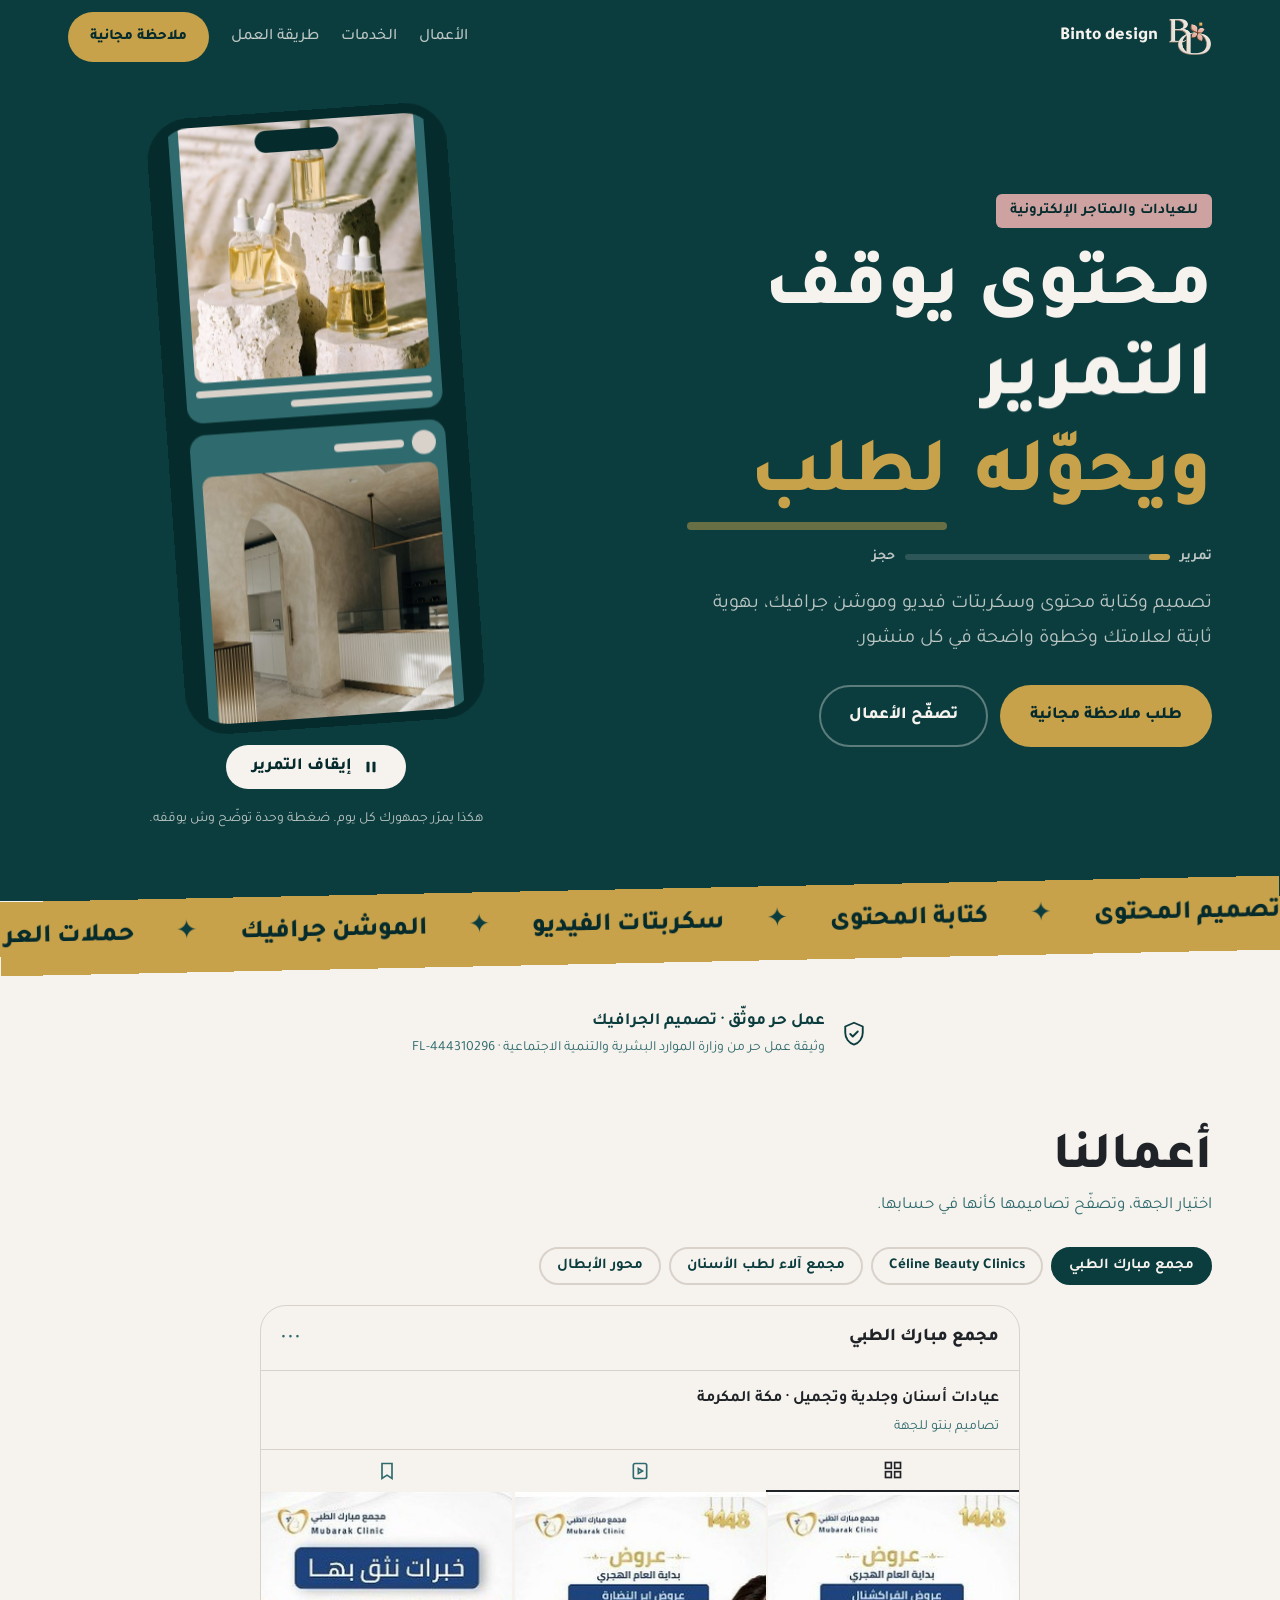
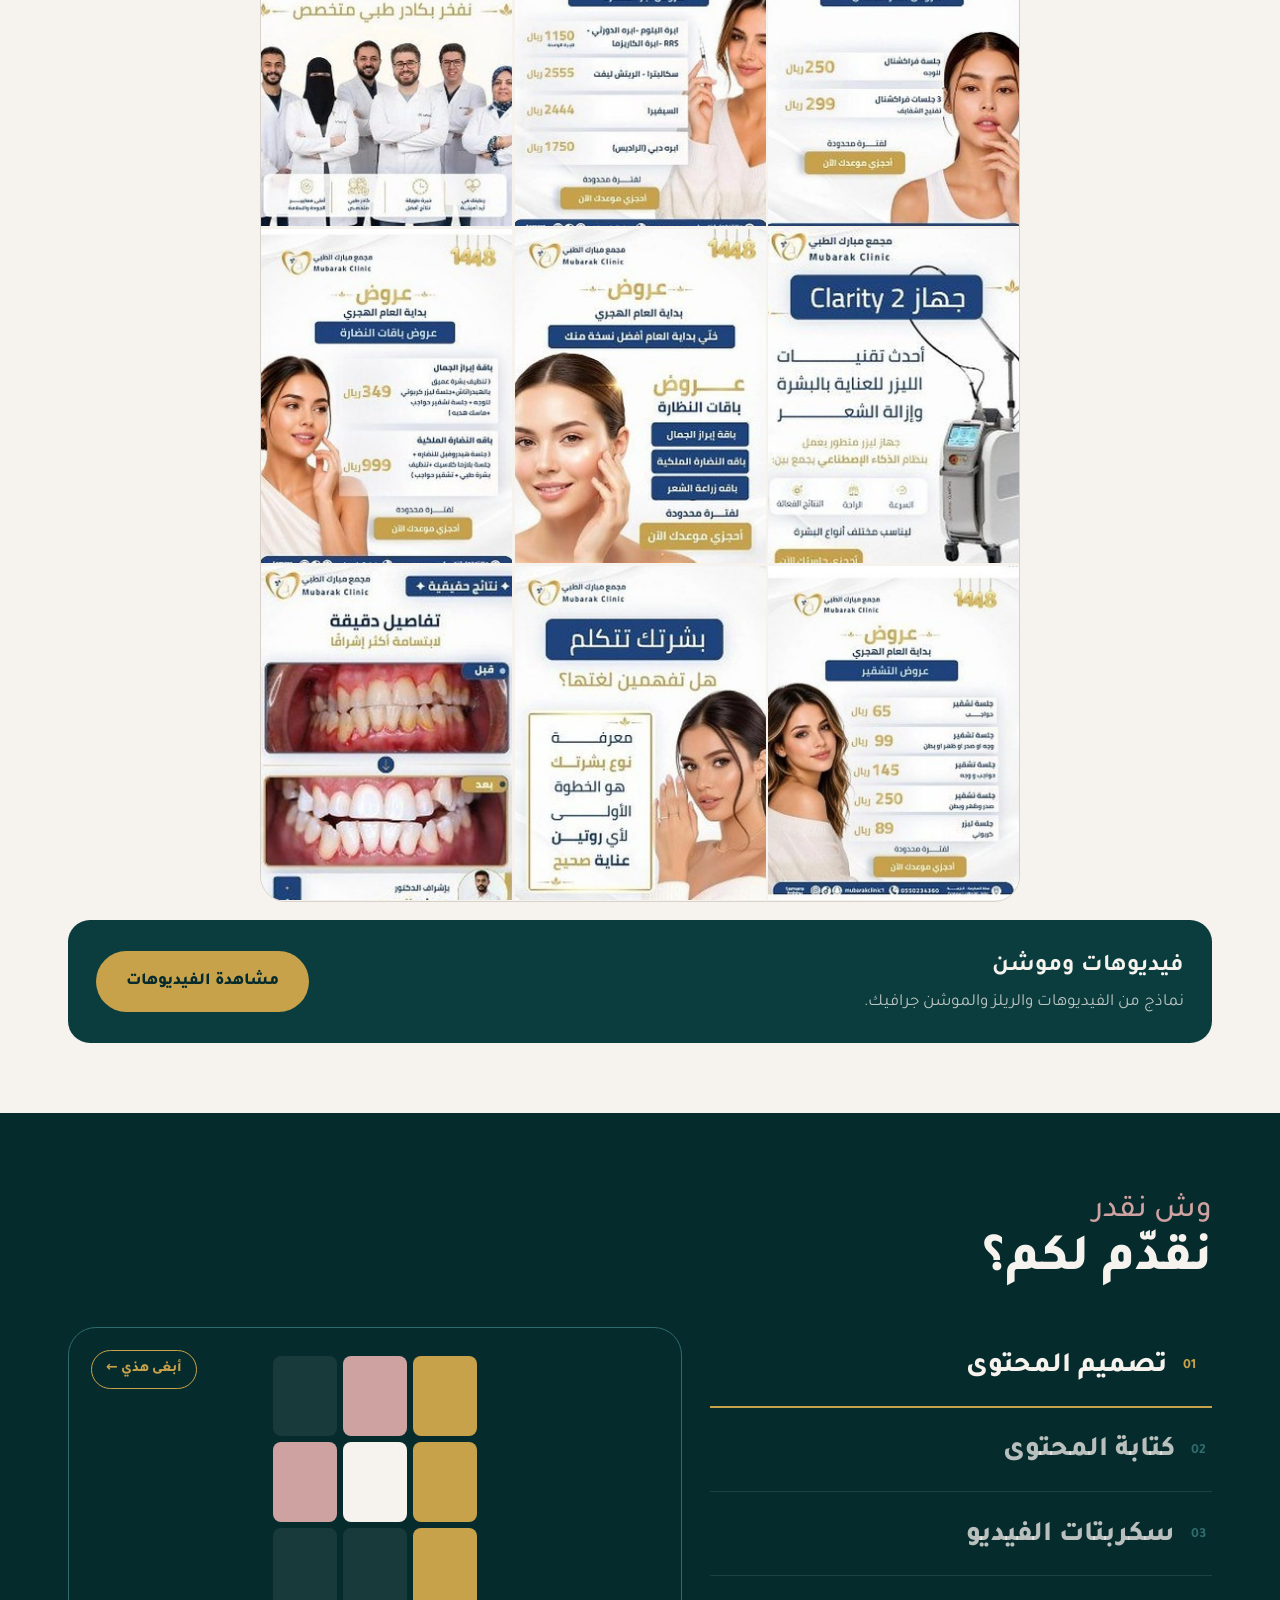
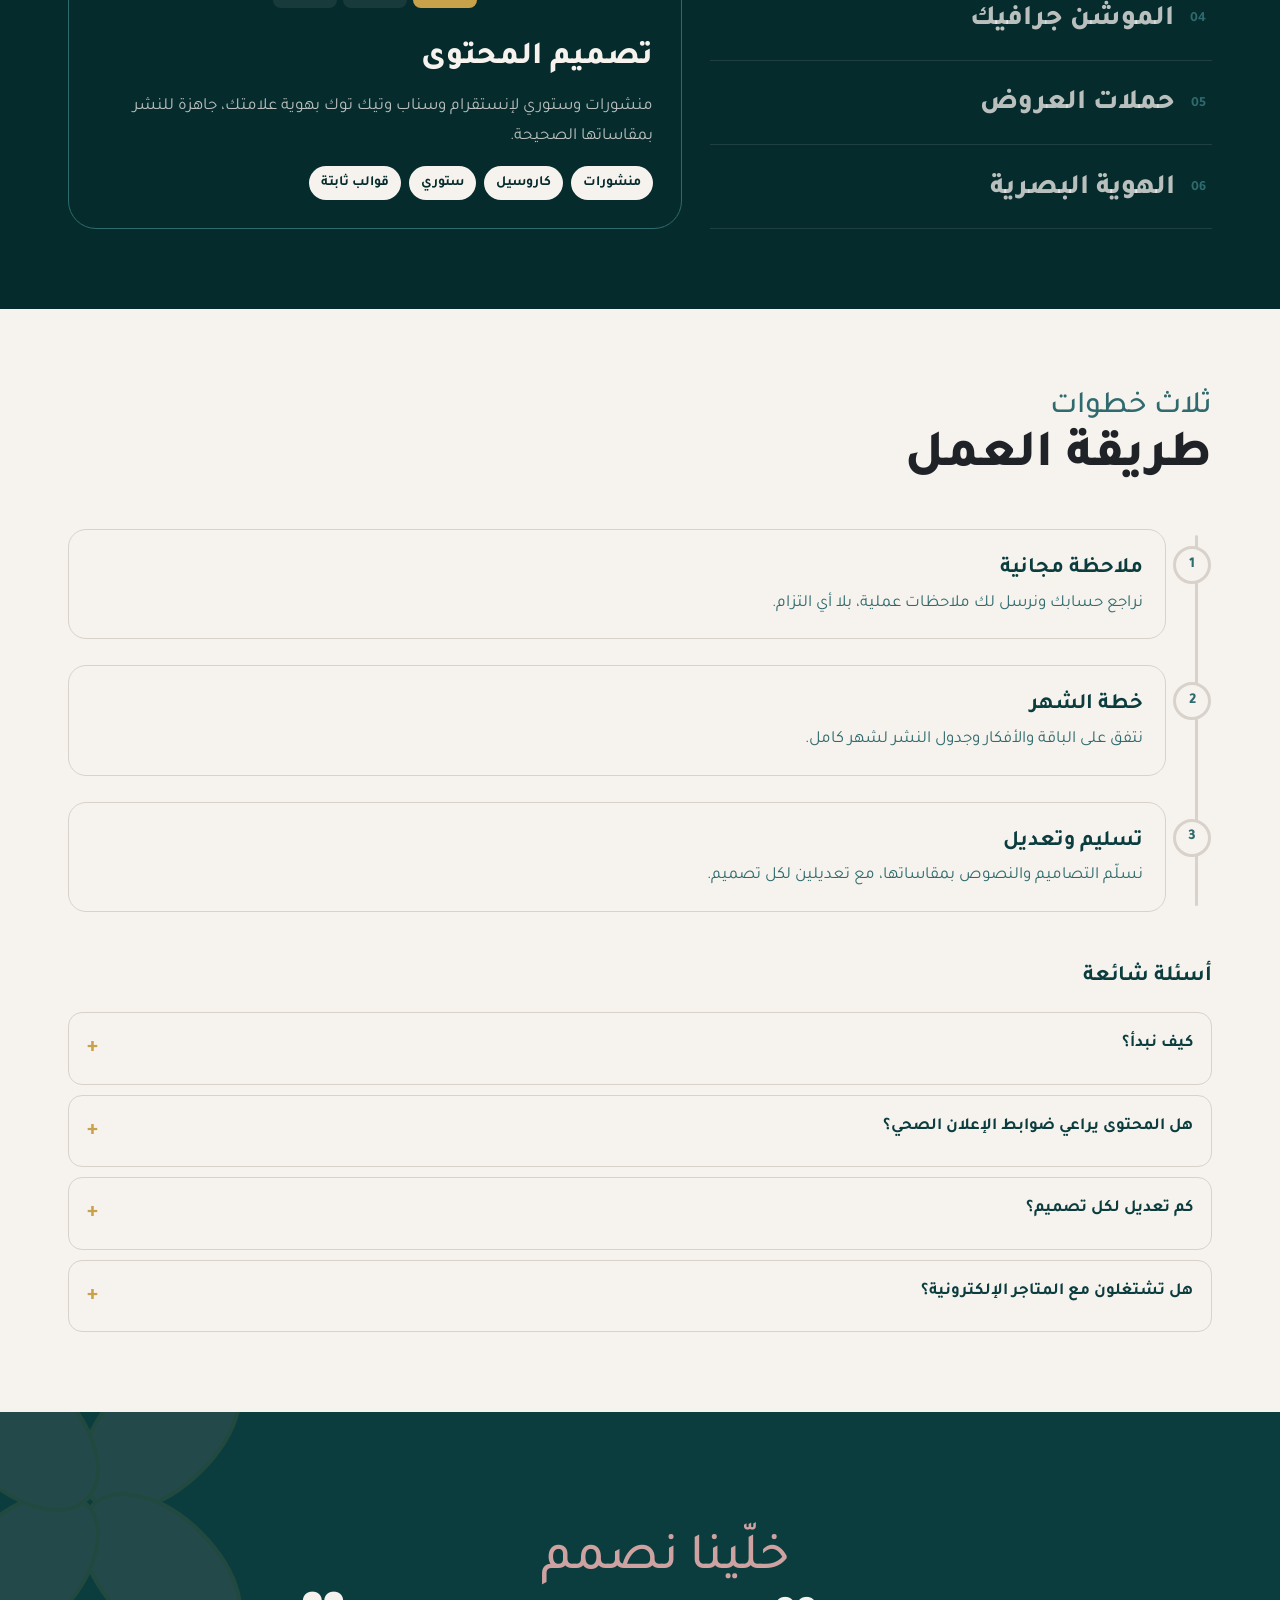
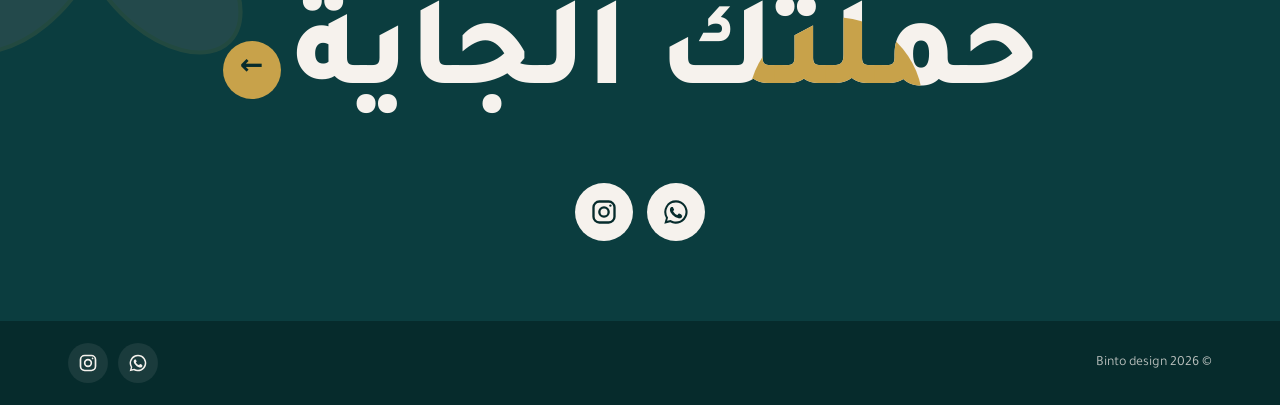
<file: index.html>
<!doctype html>
<html lang="ar" dir="rtl">
<head>
<meta charset="utf-8">
<meta name="viewport" content="width=device-width, initial-scale=1, viewport-fit=cover">
<meta name="description" content="Binto design: تصميم وكتابة محتوى وسكربتات فيديو وموشن جرافيك للعيادات والمتاجر الإلكترونية، بهدف واحد: حجز أو طلب.">
<meta property="og:title" content="Binto design — محتوى يحوّل المتابع إلى حجز وطلب">
<meta property="og:description" content="تصميم وكتابة محتوى وسكربتات فيديو وموشن جرافيك للعيادات والمتاجر الإلكترونية. ملاحظة مجانية على حسابك، بلا التزام.">
<meta property="og:image" content="https://bintodesign.net/images/og-home.jpg">
<meta property="og:url" content="https://bintodesign.net/">
<meta name="twitter:card" content="summary_large_image">
<link rel="canonical" href="https://bintodesign.net/">
<meta property="og:type" content="website">
<meta name="theme-color" content="#0b3d3f">
<link rel="icon" type="image/png" href="images/favicon.png">
<title>Binto design — محتوى يحوّل المتابع إلى حجز وطلب</title>
<meta name="description" content="Binto design: تصميم وكتابة محتوى وسكربتات فيديو وموشن جرافيك للعيادات والمتاجر الإلكترونية، بهدف واحد: حجز أو طلب.">
<meta name="theme-color" content="#062b2c">
<link rel="icon" type="image/png" href="/images/favicon.png">
<link rel="preload" href="/fonts/Tajawal-ExtraBold.ttf" as="font" type="font/ttf" crossorigin>
<script async src="https://www.googletagmanager.com/gtag/js?id=G-868R70M59M"></script>
<script>window.dataLayer=window.dataLayer||[];function gtag(){dataLayer.push(arguments);}gtag('js',new Date());gtag('config','G-868R70M59M');</script>
<style>
@font-face{font-family:"Tajawal";src:url("/fonts/Tajawal-Regular.ttf");font-weight:400;font-display:swap}
@font-face{font-family:"Tajawal";src:url("/fonts/Tajawal-Medium.ttf");font-weight:500;font-display:swap}
@font-face{font-family:"Tajawal";src:url("/fonts/Tajawal-Bold.ttf");font-weight:700;font-display:swap}
@font-face{font-family:"Tajawal";src:url("/fonts/Tajawal-ExtraBold.ttf");font-weight:800;font-display:swap}
/* التكوين: مشهد أول فيه جوال يمرّر محتوى مكرر، وضغطة «إيقاف التمرير» تهبط على منشور بنتو. بعده شريط خدمات متحرك، أعمال تُسحب، خدمات تنقلب، وخط طريقة العمل يُرسم مع التمرير. */
:root{--night:#062B2C;--teal:#0B3D3F;--teal2:#2F6B6E;--gold:#C8A24A;--rose:#CFA2A2;--sand:#F6F2ED;--ink:#1F2328;--line:#D9D2CB;--mute:#2F6B6E;--soft:rgba(246,242,237,.75);
--f:"Tajawal",system-ui,"Segoe UI",Tahoma,sans-serif;color-scheme:light}
*{box-sizing:border-box}
html{scroll-behavior:smooth}
html,body{margin:0;background:var(--sand);color:var(--ink);overflow-x:clip}
body{font-family:var(--f);font-size:17px;line-height:1.75;overflow-x:hidden}
img{max-width:100%;display:block}
a{color:inherit}
h1,h2,h3,p{margin:0}
h1,h2{text-wrap:balance;line-height:1.2}
.wrap{max-width:1180px;margin-inline:auto;padding-left:max(18px,env(safe-area-inset-left,0px));padding-right:max(18px,env(safe-area-inset-right,0px))}
.btn{display:inline-flex;align-items:center;justify-content:center;gap:10px;font-family:inherit;font-weight:800;font-size:17px;border-radius:999px;padding:14px 28px;text-decoration:none;border:2px solid transparent;cursor:pointer;transition:transform .25s,background .25s,color .25s}
.btn:hover{transform:translateY(-2px)}
.btn--gold{background:var(--gold);color:var(--night)}
.btn--ghost{border-color:rgba(246,242,237,.35);color:var(--sand);background:transparent}
.btn--ghost:hover{border-color:var(--gold);color:var(--gold)}
:focus-visible{outline:3px solid var(--gold);outline-offset:3px}
.h2{font-size:clamp(30px,4.6vw,52px);font-weight:800}
.h2 span{display:block;font-weight:500;font-size:.6em;color:var(--teal2)}
.on-dark .h2 span{color:var(--rose)}
section{position:relative}
.reveal{opacity:1;transform:none;transition:opacity .9s cubic-bezier(.2,.8,.2,1),transform .9s cubic-bezier(.2,.8,.2,1)}
.js .reveal.wait{opacity:0;transform:translateY(34px)}

/* الهيدر */
.header{position:fixed;inset:0 0 auto;z-index:50;padding-top:env(safe-area-inset-top,0px);transition:background .4s}
.header.solid{background:var(--night);border-bottom:1px solid var(--teal2)}
.header .wrap{display:flex;align-items:center;justify-content:space-between;gap:14px;height:74px}
.brand{display:flex;align-items:center;gap:10px;color:var(--sand);text-decoration:none;font-weight:800;font-size:18px}
.brand img{width:44px;height:auto}
.nav{display:flex;align-items:center;gap:22px}
.nav a.l{color:var(--soft);text-decoration:none;font-size:16px;font-weight:500;transition:color .2s}
.nav a.l:hover{color:var(--gold)}
.nav .btn{padding:10px 20px;font-size:15px}
@media(max-width:820px){.nav a.l{display:none}}

/* المشهد الأول */
.hero{background:var(--teal);color:var(--sand);overflow:hidden;padding-top:calc(110px + env(safe-area-inset-top,0px));padding-bottom:70px}
.hero__grid{display:grid;grid-template-columns:minmax(0,1.1fr) minmax(0,.9fr);gap:40px;align-items:center}
@media(max-width:900px){.hero__grid{grid-template-columns:1fr;gap:36px}}
.kicker{display:inline-block;font-size:15px;font-weight:700;color:var(--night);background:var(--rose);padding:4px 14px;border-radius:6px}
.hero h1{margin-top:18px;font-size:clamp(38px,6.4vw,78px);font-weight:800}
.hero h1 .w{display:inline-block;opacity:1;transform:none}
.js .hero h1 .w{opacity:0;transform:translateY(40px) rotate(4deg);animation:wordIn .9s cubic-bezier(.2,.8,.2,1) forwards}
@keyframes wordIn{to{opacity:1;transform:none}}
.hero h1 em{font-style:normal;color:var(--gold)}
.slot{display:inline-block;vertical-align:bottom;height:1.2em;overflow:hidden;position:relative}
.slot__col{display:flex;flex-direction:column;align-items:flex-start;will-change:transform}
.slot__col b{display:block;width:max-content;height:1.2em;font-weight:800;white-space:nowrap}
.slot__col b.fd{color:rgba(246,242,237,.35)}
.slot.landed{color:var(--gold)}
.slot.landed::after{content:"";position:absolute;inset:auto 0 .08em;height:.08em;background:var(--rose);border-radius:9px;transform-origin:right;animation:line .7s .1s cubic-bezier(.2,.8,.2,1) both}
@keyframes line{from{transform:scaleX(0)}}
.rot{display:inline-grid;vertical-align:bottom;position:relative;margin-inline-start:.12em}
.rot b{grid-area:1/1;justify-self:start;width:max-content;font-weight:800;white-space:nowrap;opacity:0;transform:translateY(.6em) rotateX(-70deg);transition:all .6s cubic-bezier(.2,.8,.2,1)}
.rot b.on{opacity:1;transform:none}
.rot b.out{opacity:0;transform:translateY(-.6em) rotateX(70deg)}
.rot::after{content:"";position:absolute;inset:auto 0 -.04em;height:.1em;background:var(--gold);border-radius:9px;opacity:.5}
.meter{display:flex;align-items:center;gap:10px;margin-top:18px;font-size:14px;font-weight:700;color:var(--soft);max-width:340px}
.meter i{flex:1;height:6px;border-radius:9px;background:rgba(246,242,237,.14);position:relative;overflow:hidden}
.meter i::after{content:"";position:absolute;inset:0 0 0 auto;width:var(--m,8%);background:var(--gold);border-radius:9px;transition:width 1.4s cubic-bezier(.2,.8,.2,1)}
.hero p.lead{margin-top:18px;font-size:clamp(17px,1.8vw,20px);color:var(--soft);max-width:46ch}
.actions{display:flex;gap:12px;flex-wrap:wrap;margin-top:28px}

/* الجوال */
.phone-wrap{display:grid;justify-items:center;gap:18px}
.phone{position:relative;width:min(300px,78vw);aspect-ratio:9/18.5;border-radius:42px;background:var(--night);border:10px solid var(--night);overflow:hidden;transform:rotate(-4deg);transition:transform .8s cubic-bezier(.2,.8,.2,1)}
.phone.stopped{transform:rotate(0deg) scale(1.02)}
.phone::before{content:"";position:absolute;top:8px;left:50%;width:84px;height:22px;border-radius:99px;background:var(--night);transform:translateX(-50%);z-index:3}
.feed{position:absolute;inset:0;padding:40px 12px 12px;display:flex;flex-direction:column;gap:12px;will-change:transform}
.fp{flex:none;border-radius:16px;background:var(--teal2);padding:10px;display:grid;gap:8px}
.fp .u{display:flex;align-items:center;gap:8px}.fp .u i{width:24px;height:24px;border-radius:99px;background:var(--line);display:block}.fp .u b{height:8px;width:70px;border-radius:4px;background:var(--line);display:block}
.fp .img{aspect-ratio:4/5;border-radius:10px;background:var(--line);display:grid;place-items:center;font-size:15px;font-weight:700;color:var(--teal2);text-align:center;padding:10px;line-height:1.4}
.fp .img.ph{padding:0;overflow:hidden}.fp .img.ph img{width:100%;height:100%;object-fit:cover;display:block}
.fp .t{height:7px;border-radius:4px;background:var(--line)}.fp .t.s{width:60%}
.fp.binto{background:var(--sand);outline:3px solid var(--gold);position:relative;z-index:1}
.fp.binto .u b{width:auto;height:auto;background:none!important;font-size:11px;font-weight:800;color:var(--ink)}
.fp.binto .u i{background:var(--gold)!important}
.fp.binto .img{position:relative;background:var(--teal2);overflow:hidden;padding:0;display:block;color:var(--sand);text-align:right}
.fp.binto .img img{position:absolute;inset:0;width:100%;height:100%;object-fit:cover;object-position:50% 70%;transform:scale(1.25);transition:transform 2.4s cubic-bezier(.2,.8,.2,1)}
.phone.stopped .fp.binto .img img{transform:scale(1)}
.fp.binto .cap{position:absolute;inset:12px 12px auto;display:grid;gap:4px}
.fp.binto .cap small{justify-self:start;font-size:10px;font-weight:800;background:var(--sand);color:var(--night);border-radius:6px;padding:2px 8px}
.fp.binto .cap strong{font-size:25px;line-height:1.15;font-weight:800;letter-spacing:-.3px;}
.fp.binto .cap strong span{display:block;opacity:0;transform:translateY(16px);transition:all .6s cubic-bezier(.2,.8,.2,1)}
.phone.stopped .fp.binto .cap strong span{opacity:1;transform:none}
.phone.stopped .fp.binto .cap strong span:nth-child(2){transition-delay:.25s}
.fp.binto .img .book{position:absolute;inset:auto 12px 12px;background:var(--gold);color:var(--night);border-radius:999px;padding:8px;text-align:center;font-size:14px;font-weight:800;transition:transform .3s}
.fp.binto .demo{font-size:10px;color:var(--mute);font-weight:700}
.burst{position:absolute;left:50%;top:45%;font-size:64px;color:var(--rose);transform:translate(-50%,-50%) scale(.2);opacity:0;pointer-events:none}
.phone.stopped .burst{animation:heart 1s .5s ease forwards}
.phone.stopped{border-color:var(--gold)}
.fp.binto .img .book.tap{animation:tap .9s ease 2}
@keyframes tap{40%{transform:scale(.92)}70%{transform:scale(1.04)}}
.toast{position:absolute;left:12px;right:12px;bottom:16px;z-index:4;background:var(--night);color:var(--sand);border:1px solid var(--gold);border-radius:14px;padding:10px 12px;font-size:13px;font-weight:700;display:flex;gap:8px;align-items:center;transform:translateY(140%);transition:transform .6s cubic-bezier(.2,.8,.2,1)}
.toast.show{transform:none}
.toast i{width:10px;height:10px;border-radius:99px;background:var(--gold);flex:none}
.stopbtn{font-family:inherit;font-size:17px;font-weight:800;color:var(--night);background:var(--sand);border:0;border-radius:999px;padding:12px 26px;cursor:pointer;display:flex;gap:10px;align-items:center;animation:pulse 2s infinite}
.stopbtn[disabled]{animation:none;opacity:.6;cursor:default}
@keyframes pulse{0%,100%{transform:scale(1)}50%{transform:scale(1.05)}}
.hint{font-size:14px;color:var(--soft)}

/* الشريط المتحرك */
.marquee{background:var(--gold);color:var(--night);overflow:hidden;padding-block:14px;transform:rotate(-1.2deg);margin-top:-12px;position:relative;z-index:2}
.marquee__track{display:flex;gap:42px;width:max-content;animation:mq 26s linear infinite;font-size:clamp(18px,2.4vw,26px);font-weight:800;white-space:nowrap}
.marquee__track span{display:flex;align-items:center;gap:42px}
.marquee__track span::after{content:"✦";color:var(--teal)}
@keyframes mq{to{transform:translateX(50%)}}

/* الثقة */
.trust{display:flex;align-items:center;gap:14px;justify-content:center;padding-block:44px 8px;color:var(--teal);text-align:right;flex-wrap:wrap}
.trust strong{display:block;font-size:17px}.trust small{display:block;color:var(--mute);font-size:14px}

/* الأعمال */
.work{padding-block:60px 70px}
.work__head{display:flex;justify-content:space-between;align-items:end;gap:20px;flex-wrap:wrap;margin-bottom:26px}
.work__head p{color:var(--mute)}
.filters{display:flex;gap:8px;flex-wrap:wrap}
.pill{font-family:inherit;font-size:15px;font-weight:700;border:2px solid var(--line);background:var(--sand);color:var(--teal);border-radius:999px;padding:7px 16px;cursor:pointer;transition:all .25s}
.pill[aria-pressed="true"]{background:var(--teal);border-color:var(--teal);color:var(--sand)}
.rail{display:flex;gap:20px;overflow-x:auto;scroll-snap-type:x mandatory;padding:10px 4px 26px;cursor:grab;scrollbar-width:thin}
.rail.drag{cursor:grabbing;scroll-snap-type:none}
.rail::-webkit-scrollbar{height:6px}.rail::-webkit-scrollbar-thumb{background:var(--line);border-radius:9px}
.shot{flex:none;width:min(560px,82vw);scroll-snap-align:start;background:var(--sand);border-radius:22px;overflow:hidden;border:1px solid var(--line);transition:transform .5s cubic-bezier(.2,.8,.2,1),border-color .5s,opacity .4s;transform-style:preserve-3d}
.shot:hover{border-color:var(--gold)}
.shot img{width:100%;aspect-ratio:16/9;object-fit:cover;pointer-events:none;user-select:none}
.shot figcaption{padding:16px 20px;display:grid;gap:2px}
.shot strong{font-size:18px;color:var(--teal)}.shot span{font-size:14px;color:var(--mute)}
.shot.hide{display:none}
.drag-hint{display:flex;align-items:center;gap:8px;color:var(--mute);font-size:14px}
.videos{margin-top:18px;background:var(--teal);color:var(--sand);border-radius:22px;padding:26px 28px;display:flex;justify-content:space-between;align-items:center;gap:16px;flex-wrap:wrap}
.videos h3{font-size:24px}.videos p{color:var(--soft)}


/* حساب إنستقرام */
.ig{display:grid;gap:16px}
.ig__tabs{display:flex;gap:8px;overflow-x:auto;padding-bottom:4px;scrollbar-width:none}
.igt{flex:none;font-family:inherit;font-size:15px;font-weight:700;border:2px solid var(--line);background:var(--sand);color:var(--teal);border-radius:999px;padding:8px 16px;cursor:pointer;transition:all .3s}
.igt[aria-selected="true"]{background:var(--teal);border-color:var(--teal);color:var(--sand)}
.ig__screen{background:var(--sand);border:1px solid var(--line);border-radius:26px;overflow:hidden;max-width:760px;margin-inline:auto;width:100%}
.ig__bar{display:flex;justify-content:space-between;align-items:center;padding:16px 20px;border-bottom:1px solid var(--line)}
.ig__name{font-weight:800;font-size:18px;color:var(--ink)}
.ig__dots{color:var(--mute);letter-spacing:2px}
.ig__bio{padding:14px 20px 10px;display:grid;gap:2px}.ig__bio b{font-size:16px}.ig__bio small{color:var(--mute);font-size:14px}
.ig__strip{display:flex;border-top:1px solid var(--line);color:var(--teal2)}.ig__strip span{flex:1;display:grid;place-items:center;padding:10px 0}.ig__strip span.on{color:var(--ink);border-bottom:2px solid var(--ink)}
.ig__grid{display:grid;grid-template-columns:repeat(3,1fr);gap:3px}
.cell{position:relative;aspect-ratio:3/4;overflow:hidden;background:var(--line);border:0;padding:0;cursor:pointer;opacity:0;transform:scale(.9);animation:cellIn .55s cubic-bezier(.2,.8,.2,1) forwards}
@keyframes cellIn{to{opacity:1;transform:none}}
.cell img{width:100%;height:100%;object-fit:cover;transition:transform .6s cubic-bezier(.2,.8,.2,1)}
.cell:hover img{transform:scale(1.07)}
.cell::after{content:"♥";position:absolute;inset:0;display:grid;place-items:center;color:var(--sand);font-size:30px;background:rgba(6,43,44,.45);opacity:0;transition:opacity .3s}
@media(hover:hover){.cell:hover::after{opacity:1}}
.lb{position:fixed;inset:0;z-index:100;background:rgba(6,43,44,.88);display:grid;place-items:center;padding:20px;animation:fade .3s}
.lb[hidden]{display:none}
@keyframes fade{from{opacity:0}}
.lb__card{background:var(--sand);border-radius:20px;width:min(460px,100%);overflow:hidden;animation:pop .45s cubic-bezier(.2,.8,.2,1)}
@keyframes pop{from{transform:scale(.85) translateY(20px);opacity:0}}
.lb__top{display:flex;justify-content:space-between;align-items:center;padding:12px 16px;font-size:16px}
.lb__x{background:none;border:0;font-size:20px;cursor:pointer;color:var(--ink)}
.lb__img{position:relative;user-select:none}.lb__img img{width:100%;display:block;max-height:68vh;object-fit:contain;background:var(--sand)}
.heart{position:absolute;inset:0;display:grid;place-items:center;font-size:110px;color:var(--rose);opacity:0;transform:scale(.3);pointer-events:none}
.heart.go{animation:heart .9s ease forwards}
@keyframes heart{30%{opacity:1;transform:scale(1.1)}60%{transform:scale(.95)}100%{opacity:0;transform:scale(1.2)}}
.lb__acts{display:flex;align-items:center;gap:16px;padding:10px 16px;font-size:22px}
.like{transition:transform .3s,color .3s}.like.on{color:var(--rose);transform:scale(1.2)}
.lb__acts .nav{margin-inline-start:auto;display:flex;gap:6px}
.lb__acts .nav button{width:36px;height:36px;border-radius:99px;border:1px solid var(--line);background:var(--sand);font-size:22px;line-height:1;cursor:pointer;color:var(--teal)}
.lb__cap{display:block;padding:0 16px 14px;color:var(--mute);font-size:13px}

/* الخدمات: قائمة + مسرح متحرك */
.services{background:var(--night);color:var(--sand);padding-block:80px;overflow:hidden}
.svc{margin-top:34px;display:grid;grid-template-columns:minmax(0,.9fr) minmax(0,1.1fr);gap:28px;align-items:stretch}
@media(max-width:900px){.svc{grid-template-columns:1fr}}
.svc__list{display:grid;gap:4px;counter-reset:s}
@media(max-width:900px){.svc__list{display:flex;overflow-x:auto;gap:8px;padding-bottom:6px;scrollbar-width:none;scroll-snap-type:x mandatory}}
.sv{position:relative;display:flex;align-items:center;gap:16px;width:100%;font-family:inherit;text-align:right;background:none;border:0;border-bottom:1px solid rgba(246,242,237,.1);color:var(--soft);padding:16px 6px;cursor:pointer;font-size:clamp(20px,2.3vw,28px);font-weight:800;transition:color .35s,padding .35s}
.sv::before{counter-increment:s;content:"0" counter(s);font-size:14px;font-weight:700;color:var(--teal2);transition:color .35s}
.sv .pg{position:absolute;right:0;bottom:-1px;height:2px;width:0;background:var(--gold)}
.sv[aria-selected="true"]{color:var(--sand);padding-right:16px}
.sv[aria-selected="true"]::before{color:var(--gold)}
.sv[aria-selected="true"] .pg{animation:pg 5s linear forwards}
.svc.paused .sv .pg{animation:none;width:100%}
@keyframes pg{to{width:100%}}
@media(hover:hover){.sv:hover{color:var(--sand)}}
@media(max-width:900px){.sv{flex:none;width:auto;font-size:16px;border:1px solid rgba(246,242,237,.15);border-radius:999px;padding:9px 16px;scroll-snap-align:start}.sv[aria-selected="true"]{padding-right:16px;background:var(--gold);color:var(--night);border-color:var(--gold)}.sv[aria-selected="true"]::before{color:var(--night)}.sv .pg{display:none}}
.stage{position:relative;border-radius:28px;background:var(--night);border:1px solid var(--teal2);min-height:440px;padding:28px;display:grid;grid-template-rows:1fr auto;gap:22px;overflow:hidden}
.stage__viz{position:relative;display:grid;place-items:center;min-height:220px}
.stage__txt h3{font-size:clamp(24px,3vw,32px);font-weight:800;color:var(--sand)}
.stage__txt p{color:var(--soft);margin-top:6px}
.chips{display:flex;flex-wrap:wrap;gap:8px;margin-top:14px}
.chips span{font-size:14px;font-weight:700;color:var(--night);background:var(--sand);border-radius:999px;padding:5px 12px;opacity:0;transform:translateY(10px);animation:chip .5s cubic-bezier(.2,.8,.2,1) forwards}
@keyframes chip{to{opacity:1;transform:none}}
.stage__txt>*{animation:txtIn .6s cubic-bezier(.2,.8,.2,1) both}.stage__txt p{animation-delay:.08s}
@keyframes txtIn{from{opacity:0;transform:translateY(14px)}}
.stage__cta{position:absolute;top:22px;left:22px;font-size:14px;font-weight:800;color:var(--gold);text-decoration:none;border:1px solid var(--gold);border-radius:999px;padding:6px 14px;z-index:2;transition:background .3s,color .3s}
.stage__cta:hover{background:var(--gold);color:var(--night)}
@media(max-width:900px){.stage{grid-template-rows:auto 1fr auto;min-height:0;padding:20px}.stage__cta{position:static;justify-self:start}}
/* رسومات المسرح */
.v-grid{display:grid;grid-template-columns:repeat(3,64px);gap:6px}
.v-grid i{aspect-ratio:4/5;border-radius:8px;background:rgba(246,242,237,.08);animation:tile .5s cubic-bezier(.2,.8,.2,1) both}
.v-grid i:nth-child(3n+1){background:var(--gold)}.v-grid i:nth-child(4n+2){background:var(--rose)}.v-grid i:nth-child(5n){background:var(--sand)}
@keyframes tile{from{opacity:0;transform:scale(.4) rotate(-8deg)}}
.v-type{width:min(320px,100%);background:var(--sand);color:var(--ink);border-radius:18px;padding:16px 18px;font-size:17px;line-height:1.7;min-height:150px}
.v-type .cur{display:inline-block;width:2px;height:1em;background:var(--teal);vertical-align:middle;animation:blink 1s steps(1) infinite}
.v-type .cta{display:inline-block;margin-top:8px;background:var(--gold);color:var(--night);font-weight:800;border-radius:999px;padding:3px 12px;font-size:14px;animation:chip .5s both}
@keyframes blink{50%{opacity:0}}
.v-reel{width:150px;aspect-ratio:9/16;border-radius:22px;border:6px solid var(--night);background:var(--teal);position:relative;overflow:hidden}
.v-reel .sc{position:absolute;inset:0;display:grid;place-items:center;text-align:center;font-weight:800;font-size:15px;padding:12px;opacity:0;animation:scene 4.5s infinite}
.v-reel .sc:nth-child(1){background:var(--rose);color:var(--night)}.v-reel .sc:nth-child(2){background:var(--teal2);animation-delay:1.5s}.v-reel .sc:nth-child(3){background:var(--gold);color:var(--night);animation-delay:3s}
.v-reel .bar{position:absolute;inset:6px 6px auto;height:3px;border-radius:9px;background:rgba(246,242,237,.3);overflow:hidden}.v-reel .bar::after{content:"";position:absolute;inset:0;background:var(--sand);transform-origin:right;animation:rbar 4.5s linear infinite}
@keyframes scene{0%,33%{opacity:1}34%,100%{opacity:0}}
@keyframes rbar{from{transform:scaleX(0)}}
.v-motion{position:relative;width:240px;height:200px}
.v-motion i{position:absolute;display:block}
.v-motion .a{width:70px;height:70px;background:var(--gold);right:20px;top:30px;animation:morph 3s ease-in-out infinite}
.v-motion .b{width:46px;height:46px;border-radius:99px;background:var(--rose);left:30px;bottom:30px;animation:bounce 1.5s cubic-bezier(.5,0,.5,1) infinite alternate}
.v-motion .c{width:120px;height:10px;border-radius:9px;background:var(--sand);left:60px;top:110px;transform-origin:right;animation:swipe 3s ease-in-out infinite}
@keyframes morph{0%,100%{border-radius:14px;transform:rotate(0)}50%{border-radius:99px;transform:rotate(180deg) scale(.8)}}
@keyframes bounce{to{transform:translateY(-90px)}}
@keyframes swipe{0%,100%{transform:scaleX(.2)}50%{transform:scaleX(1)}}
.v-cards{position:relative;width:200px;height:220px}
.v-cards i{position:absolute;inset:0;border-radius:16px;display:grid;place-items:center;font-style:normal;font-weight:800;font-size:22px;animation:fan .9s cubic-bezier(.2,.8,.2,1) both}
.v-cards i:nth-child(1){background:var(--rose);color:var(--night);--r:-14deg;--x:-60px}
.v-cards i:nth-child(2){background:var(--sand);color:var(--teal);--r:0deg;--x:0px;animation-delay:.12s}
.v-cards i:nth-child(3){background:var(--gold);color:var(--night);--r:14deg;--x:60px;animation-delay:.24s}
@keyframes fan{from{transform:none;opacity:0}to{transform:translateX(var(--x)) rotate(var(--r));opacity:1}}
.v-id{display:grid;gap:14px;justify-items:center}
.v-id .sw{display:flex;gap:8px}.v-id .sw i{width:46px;height:46px;border-radius:99px;animation:tile .5s cubic-bezier(.2,.8,.2,1) both;border:3px solid rgba(246,242,237,.1)}
.v-id .aa{font-size:64px;font-weight:800;line-height:1;color:var(--sand);animation:txtIn .7s .3s both}.v-id .aa span{color:var(--gold);font-weight:400}
.v-id small{color:var(--soft);font-size:14px;animation:txtIn .7s .5s both}

/* طريقة العمل */
.process{padding-block:80px}
.track{position:relative;margin-top:40px;display:grid;gap:26px;padding-right:46px}
.track::before{content:"";position:absolute;right:14px;top:6px;bottom:6px;width:3px;background:var(--line);border-radius:3px}
.track .bar{position:absolute;right:14px;top:6px;width:3px;height:0;background:var(--gold);border-radius:3px;transition:height .2s linear}
.st{position:relative;background:var(--sand);border:1px solid var(--line);border-radius:18px;padding:20px 22px;transition:border-color .4s,transform .4s}
.st::before{content:attr(data-n);position:absolute;right:-46px;top:16px;width:32px;height:32px;border-radius:99px;background:var(--sand);border:3px solid var(--line);display:grid;place-items:center;font-weight:800;font-size:15px;color:var(--mute);transition:all .4s}
.st.lit{border-color:var(--gold);transform:translateX(-6px)}
.st.lit::before{background:var(--gold);border-color:var(--gold);color:var(--night)}
.st h3{font-size:22px;color:var(--teal)}.st p{color:var(--mute)}
.faq{margin-top:46px;display:grid;gap:10px}
.faq h3{font-size:22px;color:var(--teal);margin-bottom:6px}
details{background:var(--sand);border:1px solid var(--line);border-radius:14px;padding:4px 18px}
summary{cursor:pointer;font-weight:700;padding:12px 0;color:var(--teal);list-style:none;display:flex;justify-content:space-between;gap:10px}
summary::after{content:"+";font-size:22px;color:var(--gold);transition:transform .3s}
details[open] summary::after{transform:rotate(45deg)}
details p{padding-bottom:14px;color:var(--ink)}

/* التواصل */
.contact{background:var(--teal);color:var(--sand);padding-block:90px;overflow:hidden;text-align:center}
.contact .h2 span{color:var(--rose)}
.contact p{margin:16px auto 0;max-width:44ch;color:var(--soft);font-size:19px}
.magnet{display:inline-flex;margin-top:32px;transition:transform .2s ease-out}
.magnet .btn{font-size:20px;padding:18px 36px}
.camp{position:relative;display:inline-block;text-decoration:none;color:var(--sand);padding:10px 20px 10px 70px;cursor:pointer;-webkit-tap-highlight-color:transparent;touch-action:manipulation}
.camp__t{display:grid;justify-items:center;font-weight:800;line-height:1.15}
.camp__l1{font-size:clamp(26px,4.4vw,52px);color:var(--rose);font-weight:500}
.camp__l2{font-size:clamp(48px,10vw,128px);letter-spacing:-1px}
.camp__lit{position:absolute;inset:10px 20px 10px 70px;color:var(--gold);clip-path:circle(var(--r,90px) at var(--x,50%) var(--y,60%));transition:clip-path .08s linear}
.camp__lit .camp__l1{color:var(--sand)}
.camp__lit .camp__l2{color:var(--gold)}
.camp__go{position:absolute;left:0;bottom:22%;width:58px;height:58px;border-radius:99px;background:var(--gold);color:var(--night);display:grid;place-items:center;font-size:28px;font-weight:800;transition:transform .4s cubic-bezier(.2,.8,.2,1);animation:nudge 1.8s ease-in-out infinite}
.camp:hover .camp__go{transform:translateX(-10px) scale(1.12);animation:none}
.camp:active .camp__l2{transform:scale(.97)}
@keyframes nudge{50%{transform:translateX(-8px)}}
@media(max-width:600px){.camp__l2{font-size:15vw}.camp__l1{font-size:7vw}.camp{padding:6px 6px 74px}.camp__lit{inset:6px 6px 74px}.camp__go{left:50%;bottom:6px;margin-left:-29px;animation:bob 1.8s ease-in-out infinite}@keyframes bob{50%{transform:translateY(6px)}}}
.contact{padding-block:110px 80px}
.socials{margin-top:34px;display:flex;justify-content:center;gap:14px}
.soc{width:58px;height:58px;border-radius:99px;display:grid;place-items:center;color:var(--night);background:var(--sand);text-decoration:none;transition:transform .3s cubic-bezier(.2,.8,.2,1),background .3s,color .3s}
.soc:hover{transform:translateY(-4px) rotate(-6deg);background:var(--gold)}
.soc svg{width:28px;height:28px}
footer .soc{width:40px;height:40px;background:rgba(246,242,237,.08);color:var(--sand)}footer .soc svg{width:20px;height:20px}
footer .soc:hover{background:var(--gold);color:var(--night)}
footer .wrap{align-items:center}
.fsoc{display:flex;gap:10px}
.bloom{position:absolute;width:420px;height:420px;opacity:.12;pointer-events:none;animation:spin 40s linear infinite}
@keyframes spin{to{transform:rotate(360deg)}}
footer{background:var(--night);color:var(--soft);font-size:14px;padding-block:22px}
footer .wrap{display:flex;justify-content:space-between;gap:12px;flex-wrap:wrap}
footer a{color:var(--soft)}

/* مؤشر ذهبي على الكمبيوتر */
.dot{position:fixed;top:0;left:0;width:14px;height:14px;border-radius:99px;background:var(--gold);pointer-events:none;z-index:99;mix-blend-mode:multiply;transform:translate(-50%,-50%);transition:width .25s,height .25s,opacity .3s;opacity:0}
.dot.big{width:44px;height:44px;opacity:.35}
@media(hover:none){.dot{display:none}}
@media(prefers-reduced-motion:reduce){*,*::before,*::after{animation:none!important;transition:none!important}.js .hero h1 .w{opacity:1;transform:none}.js .reveal.wait{opacity:1;transform:none}}
</style>
</head>
<body>
<script>document.documentElement.classList.add('js');document.body.classList.add('js')</script>
<div class="dot" id="dot" aria-hidden="true"></div>

<header class="header" id="header">
  <div class="wrap">
    <a class="brand" href="#top"><img src="/images/logo-light.png" alt="شعار Binto" width="44" height="39"><span>Binto design</span></a>
    <nav class="nav" aria-label="القائمة الرئيسية">
      <a class="l" href="#work">الأعمال</a><a class="l" href="#services">الخدمات</a><a class="l" href="#process">طريقة العمل</a>
      <a class="btn btn--gold wa" data-where="header" href="https://wa.me/966534189330?text=%D9%85%D8%B1%D8%AD%D8%A8%D8%A7%D9%8B%D8%8C%20%D8%A3%D8%B1%D8%BA%D8%A8%20%D9%81%D9%8A%20%D8%A7%D9%84%D9%85%D9%84%D8%A7%D8%AD%D8%B8%D8%A9%20%D8%A7%D9%84%D9%85%D8%AC%D8%A7%D9%86%D9%8A%D8%A9%20%D8%B9%D9%84%D9%89%20%D8%AD%D8%B3%D8%A7%D8%A8%D9%8A%20%D9%85%D9%86%20Binto%20design" target="_blank" rel="noopener">ملاحظة مجانية</a>
    </nav>
  </div>
</header>

<main>
<section class="hero" id="top">
  <div class="wrap hero__grid">
    <div>
      <span class="kicker">للعيادات والمتاجر الإلكترونية</span>
      <h1 aria-label="محتوى يوقف التمرير ويحوّله لحجز وطلب"><span aria-hidden="true"><span class="w" style="animation-delay:.05s">محتوى</span> <span class="w" style="animation-delay:.15s">يوقف</span> <span class="slot" id="slot"><span class="slot__col" id="slotCol"></span></span><br><em><span class="w" style="animation-delay:.45s">ويحوّله</span> <span class="rot" id="rot"><b class="on">لحجز</b><b>لطلب</b><b>لرسالة</b><b>لعميل</b></span></em></span></h1>
      <div class="meter" aria-hidden="true"><span>تمرير</span><i id="meterBar"></i><span>حجز</span></div>
      <p class="lead">تصميم وكتابة محتوى وسكربتات فيديو وموشن جرافيك، بهوية ثابتة لعلامتك وخطوة واضحة في كل منشور.</p>
      <div class="actions">
        <a class="btn btn--gold wa" data-where="hero" href="https://wa.me/966534189330?text=%D9%85%D8%B1%D8%AD%D8%A8%D8%A7%D9%8B%D8%8C%20%D8%A3%D8%B1%D8%BA%D8%A8%20%D9%81%D9%8A%20%D8%A7%D9%84%D9%85%D9%84%D8%A7%D8%AD%D8%B8%D8%A9%20%D8%A7%D9%84%D9%85%D8%AC%D8%A7%D9%86%D9%8A%D8%A9%20%D8%B9%D9%84%D9%89%20%D8%AD%D8%B3%D8%A7%D8%A8%D9%8A%20%D9%85%D9%86%20Binto%20design" target="_blank" rel="noopener">طلب ملاحظة مجانية</a>
        <a class="btn btn--ghost" href="#work">تصفّح الأعمال</a>
      </div>
    </div>
    <div class="phone-wrap">
      <div class="phone" id="phone" aria-label="جوال يمرّر منشورات، وعند الإيقاف يظهر منشور من تصميم بنتو">
        <div class="feed" id="feed"></div>
        <div class="toast" id="toast"><i></i><span>رسالة جديدة: «أبغى أحجز استشارة» 💬</span></div>
      </div>
      <button class="stopbtn" id="stop" type="button"><svg width="18" height="18" viewBox="0 0 24 24" fill="#062B2C" aria-hidden="true"><rect x="6" y="5" width="4" height="14" rx="1"/><rect x="14" y="5" width="4" height="14" rx="1"/></svg><span>إيقاف التمرير</span></button>
      <span class="hint" id="hint">هكذا يمرّر جمهورك كل يوم. ضغطة وحدة توضّح وش يوقفه.</span>
    </div>
  </div>
</section>

<div class="marquee" aria-hidden="true"><div class="marquee__track" id="mq"><span>تصميم المحتوى</span><span>كتابة المحتوى</span><span>سكربتات الفيديو</span><span>الموشن جرافيك</span><span>حملات العروض</span><span>الهوية البصرية</span></div></div>

<div class="wrap trust reveal">
  <svg width="30" height="30" viewBox="0 0 24 24" fill="none" stroke="#0b3d3f" stroke-width="1.5" stroke-linecap="round" stroke-linejoin="round" aria-hidden="true"><path d="M12 3l7 3v5c0 4.5-3 8.3-7 9.5C8 19.3 5 15.5 5 11V6l7-3z"/><path d="M9 12l2 2 4-4"/></svg>
  <div><strong>عمل حر موثّق · تصميم الجرافيك</strong><small>وثيقة عمل حر من وزارة الموارد البشرية والتنمية الاجتماعية · <span dir="ltr">FL-444310296</span></small></div>
</div>

<section class="wrap work" id="work">
  <div class="work__head reveal">
    <div><h2 class="h2">أعمالنا</h2><p>اختيار الجهة، وتصفّح تصاميمها كأنها في حسابها.</p></div>
  </div>
  <div class="ig reveal" id="ig">
    <div class="ig__tabs" role="tablist" aria-label="الجهات">
      <button role="tab" class="igt" data-c="mubarak" aria-selected="true">مجمع مبارك الطبي</button>
      <button role="tab" class="igt" data-c="celine" aria-selected="false">Céline Beauty Clinics</button>
      <button role="tab" class="igt" data-c="alaa" aria-selected="false">مجمع آلاء لطب الأسنان</button>
      <button role="tab" class="igt" data-c="mehwar" aria-selected="false">محور الأبطال</button>
    </div>
    <div class="ig__screen">
      <div class="ig__bar"><span class="ig__name" id="igName">مجمع مبارك الطبي</span><span class="ig__dots" aria-hidden="true">•••</span></div>
      <div class="ig__bio"><b id="igBio">عيادات أسنان وجلدية وتجميل · مكة المكرمة</b><small>تصاميم بنتو للجهة</small></div>
      <div class="ig__strip" aria-hidden="true"><span class="on"><svg width="20" height="20" viewBox="0 0 24 24" fill="none" stroke="currentColor" stroke-width="2"><rect x="3" y="3" width="7" height="7"/><rect x="14" y="3" width="7" height="7"/><rect x="3" y="14" width="7" height="7"/><rect x="14" y="14" width="7" height="7"/></svg></span><span><svg width="20" height="20" viewBox="0 0 24 24" fill="none" stroke="currentColor" stroke-width="2"><rect x="4" y="3" width="16" height="18" rx="2"/><path d="M10 9l5 3-5 3z"/></svg></span><span><svg width="20" height="20" viewBox="0 0 24 24" fill="none" stroke="currentColor" stroke-width="2"><path d="M6 3h12v18l-6-4-6 4z"/></svg></span></div>
      <div class="ig__grid" id="igGrid"></div>
    </div>
  </div>
  <div class="videos reveal">
    <div><h3>فيديوهات وموشن</h3><p>نماذج من الفيديوهات والريلز والموشن جرافيك.</p></div>
    <a class="btn btn--gold" href="https://drive.google.com/drive/folders/1wZTfzkRVaO_IkWG4Zu9j4FS_bHQN-bGn?usp=sharing" target="_blank" rel="noopener">مشاهدة الفيديوهات</a>
  </div>
</section>
<div class="lb" id="lb" hidden role="dialog" aria-modal="true" aria-label="عرض التصميم">
  <div class="lb__card">
    <div class="lb__top"><b id="lbName"></b><button class="lb__x" id="lbX" aria-label="إغلاق">✕</button></div>
    <div class="lb__img" id="lbImgWrap"><img id="lbImg" alt=""><span class="heart" id="heart" aria-hidden="true">♥</span></div>
    <div class="lb__acts"><span id="lbLike" class="like" aria-hidden="true">♡</span><span aria-hidden="true">💬</span><span aria-hidden="true">➤</span><span class="nav"><button id="lbPrev" aria-label="السابق">›</button><button id="lbNext" aria-label="التالي">‹</button></span></div>
    <small class="lb__cap">ضغطتين على التصميم ❤︎</small>
  </div>
</div>

<section class="services on-dark" id="services">
  <div class="wrap">
    <h2 class="h2 reveal"><span>وش نقدر</span>نقدّم لكم؟</h2>
    <div class="svc reveal" id="svc">
      <div class="svc__list" role="tablist" aria-label="الخدمات" id="svcList"></div>
      <div class="stage" role="tabpanel" id="stage" aria-live="polite">
        <a class="stage__cta wa" data-where="services" id="stageCta" target="_blank" rel="noopener" href="#">أبغى هذي ←</a>
        <div class="stage__viz" id="viz"></div>
        <div class="stage__txt" id="stxt"></div>
      </div>
    </div>
  </div>
</section>

<section class="wrap process" id="process">
  <h2 class="h2 reveal"><span>ثلاث خطوات</span>طريقة العمل</h2>
  <div class="track" id="track">
    <div class="bar" id="bar"></div>
    <div class="st" data-n="1"><h3>ملاحظة مجانية</h3><p>نراجع حسابك ونرسل لك ملاحظات عملية، بلا أي التزام.</p></div>
    <div class="st" data-n="2"><h3>خطة الشهر</h3><p>نتفق على الباقة والأفكار وجدول النشر لشهر كامل.</p></div>
    <div class="st" data-n="3"><h3>تسليم وتعديل</h3><p>نسلّم التصاميم والنصوص بمقاساتها، مع تعديلين لكل تصميم.</p></div>
  </div>
  <div class="faq reveal">
    <h3>أسئلة شائعة</h3>
    <details><summary>كيف نبدأ؟</summary><p>برسالة واتساب، ونرجع لك بملاحظة مجانية على حسابك، ثم نتفق على خطة الشهر إذا ناسبتك.</p></details>
    <details><summary>هل المحتوى يراعي ضوابط الإعلان الصحي؟</summary><p>نعم. محتوى العيادات عندنا بلا وعود بنتائج، وبلا صور مرضى دون موافقة موثقة، وبلا أسعار أو عروض قبل موافقة الجهة المختصة. والمراجعة النهائية والموافقات النظامية على العيادة قبل النشر.</p></details>
    <details><summary>كم تعديل لكل تصميم؟</summary><p>تعديلان لكل تصميم في كل الباقات الشهرية.</p></details>
    <details><summary>هل تشتغلون مع المتاجر الإلكترونية؟</summary><p>نعم، للعيادات والمتاجر الإلكترونية: منشورات المنتجات والعروض والمواسم بهوية المتجر.</p></details>
  </div>
</section>
</main>

<section class="contact on-dark" id="contact">
  <svg class="bloom" style="left:-120px;top:-120px" viewBox="0 0 200 200" aria-hidden="true"><g fill="#cfa2a2" stroke="#c8a24a" stroke-width="2"><ellipse cx="100" cy="52" rx="27" ry="46" transform="rotate(45 100 100)"/><ellipse cx="100" cy="52" rx="27" ry="46" transform="rotate(135 100 100)"/><ellipse cx="100" cy="52" rx="27" ry="46" transform="rotate(225 100 100)"/><ellipse cx="100" cy="52" rx="27" ry="46" transform="rotate(315 100 100)"/></g></svg>
  <div class="wrap reveal">
    <a class="camp wa" id="camp" data-where="campaign" target="_blank" rel="noopener" href="https://wa.me/966534189330?text=%D8%A7%D9%84%D8%B3%D9%84%D8%A7%D9%85%20%D8%B9%D9%84%D9%8A%D9%83%D9%85%D8%8C%20%D8%A3%D8%A8%D8%BA%D9%89%20%D8%A3%D8%B5%D9%85%D9%85%20%D8%AD%D9%85%D9%84%D8%AA%D9%8A%20%D8%A7%D9%84%D8%AC%D8%A7%D9%8A%D8%A9%20%D9%85%D8%B9%20Binto%20design" aria-label="خلّينا نصمم حملتك الجاية — راسلنا على واتساب">
      <span class="camp__t" aria-hidden="true"><span class="camp__l1">خلّينا نصمم</span><span class="camp__l2">حملتك الجاية</span></span>
      <span class="camp__t camp__lit" aria-hidden="true"><span class="camp__l1">خلّينا نصمم</span><span class="camp__l2">حملتك الجاية</span></span>
      <span class="camp__go" aria-hidden="true">←</span>
    </a>
    <div class="socials">
      <a class="soc wa" data-where="contact-icon" href="https://wa.me/966534189330" target="_blank" rel="noopener" aria-label="واتساب Binto design"><svg viewBox="0 0 24 24" fill="currentColor" aria-hidden="true"><path d="M12 2a10 10 0 0 0-8.6 15.1L2 22l5-1.3A10 10 0 1 0 12 2zm0 18.2c-1.5 0-3-.4-4.3-1.2l-.3-.2-3 .8.8-2.9-.2-.3A8.2 8.2 0 1 1 12 20.2zm4.5-6.1c-.2-.1-1.5-.7-1.7-.8-.2-.1-.4-.1-.6.1l-.8 1c-.1.2-.3.2-.5.1a6.7 6.7 0 0 1-3.3-2.9c-.2-.4.2-.4.7-1.3.1-.2 0-.3 0-.4l-.8-1.8c-.2-.5-.4-.4-.6-.4h-.5c-.2 0-.5.1-.7.3-.2.3-.9.9-.9 2.2s.9 2.5 1.1 2.7c.1.2 1.8 2.8 4.4 3.9 1.6.7 2.3.8 3.1.6.5-.1 1.5-.6 1.7-1.2.2-.6.2-1.1.2-1.2-.1-.1-.3-.2-.5-.3z"/></svg></a>
      <a class="soc" href="https://www.instagram.com/bintodesign/" target="_blank" rel="noopener" aria-label="حساب Binto design على إنستقرام"><svg viewBox="0 0 24 24" fill="none" stroke="currentColor" stroke-width="2" aria-hidden="true"><rect x="3" y="3" width="18" height="18" rx="5"/><circle cx="12" cy="12" r="4"/><circle cx="17.5" cy="6.5" r="1" fill="currentColor" stroke="none"/></svg></a>
    </div>
  </div>
</section>
<footer><div class="wrap"><span>© 2026 Binto design</span><span class="fsoc"><a class="soc wa" data-where="footer" href="https://wa.me/966534189330" target="_blank" rel="noopener" aria-label="واتساب"><svg viewBox="0 0 24 24" fill="currentColor" aria-hidden="true"><path d="M12 2a10 10 0 0 0-8.6 15.1L2 22l5-1.3A10 10 0 1 0 12 2zm0 18.2c-1.5 0-3-.4-4.3-1.2l-.3-.2-3 .8.8-2.9-.2-.3A8.2 8.2 0 1 1 12 20.2zm4.5-6.1c-.2-.1-1.5-.7-1.7-.8-.2-.1-.4-.1-.6.1l-.8 1c-.1.2-.3.2-.5.1a6.7 6.7 0 0 1-3.3-2.9c-.2-.4.2-.4.7-1.3.1-.2 0-.3 0-.4l-.8-1.8c-.2-.5-.4-.4-.6-.4h-.5c-.2 0-.5.1-.7.3-.2.3-.9.9-.9 2.2s.9 2.5 1.1 2.7c.1.2 1.8 2.8 4.4 3.9 1.6.7 2.3.8 3.1.6.5-.1 1.5-.6 1.7-1.2.2-.6.2-1.1.2-1.2-.1-.1-.3-.2-.5-.3z"/></svg></a><a class="soc" href="https://www.instagram.com/bintodesign/" target="_blank" rel="noopener" aria-label="إنستقرام"><svg viewBox="0 0 24 24" fill="none" stroke="currentColor" stroke-width="2" aria-hidden="true"><rect x="3" y="3" width="18" height="18" rx="5"/><circle cx="12" cy="12" r="4"/><circle cx="17.5" cy="6.5" r="1" fill="currentColor" stroke="none"/></svg></a></span></div></footer>

<script>
(function(){
const reduce=matchMedia('(prefers-reduced-motion: reduce)').matches;
/* ===== الجوال: تمرير لا نهائي ثم توقّف على منشور بنتو ===== */
const DULL=['خصم خاص لفترة محدودة','نسعى دائماً لتقديم الأفضل','عرض اليوم فقط!!','يسعدنا خدمتكم','جودة وتميز','أفضل الأسعار','تابعونا للمزيد','صباح الخير'];
const feed=document.getElementById('feed'),phone=document.getElementById('phone'),stop=document.getElementById('stop'),hint=document.getElementById('hint'),toast=document.getElementById('toast');
const FEED=[1,2,3,4,5,6,7,8].map(n=>`/feed/f${n}.jpg`);
function dull(t,i){return `<div class="fp"><div class="u"><i></i><b></b></div><div class="img ph"><img src="${FEED[i%FEED.length]}" alt="" loading="lazy" decoding="async"></div><div class="t"></div><div class="t s"></div></div>`}
const BINTO=`<div class="fp binto" id="bp"><div class="u"><i></i><b>عيادة الابتسامة · مثال</b></div><div class="img"><img src="/feed/stop.jpg" alt="منشور توضيحي لعيادة أسنان: امرأة تخبّي ابتسامتها بيدها"><div class="cap"><small>مثال توضيحي</small><strong><span>ليش تخبّين</span><span>ابتسامتك؟</span></strong></div><span class="burst" aria-hidden="true">♥</span><span class="book" id="book">حجز استشارة ←</span></div><div class="t"></div><div class="demo">صوّرناها كذا عشان توقفك… وقّفتك؟</div></div>`;
let html='';for(let i=0;i<24;i++)html+=dull(DULL[i%DULL.length],i);feed.innerHTML=html+html;
let y=0,speed=1.6,running=true,raf;
function step(){if(!running)return;y+=speed;const half=feed.scrollHeight/2;if(y>half)y-=half;feed.style.transform=`translateY(${-y}px)`;raf=requestAnimationFrame(step)}
if(!reduce)raf=requestAnimationFrame(step);
stop.addEventListener('click',()=>{
  if(stop.dataset.state==='done'){reset();return}
  running=false;cancelAnimationFrame(raf);stop.disabled=true;
  // ندخل منشور بنتو بعد الموقع الحالي ونهبط عليه بتباطؤ
  const items=[...feed.children];let acc=0,idx=0;for(;idx<items.length;idx++){acc+=items[idx].offsetHeight+12;if(acc>y+400)break}
  items[idx].insertAdjacentHTML('afterend',BINTO);
  const bp=document.getElementById('bp');const target=bp.offsetTop-(phone.clientHeight-bp.offsetHeight)/2+10;
  const from=y,dist=target-from,t0=performance.now(),dur=reduce?1:1600;
  (function ease(now){const k=Math.min(1,(now-t0)/dur),e=1-Math.pow(1-k,4);y=from+dist*e;feed.style.transform=`translateY(${-y}px)`;
    if(k<1)requestAnimationFrame(ease);else land()})(t0);
  if(window.gtag)gtag('event','stop_scroll_demo');
});
function land(){phone.classList.add('stopped');meterBar.style.setProperty('--m','100%');spinSlot();document.getElementById('book').classList.add('tap');
  setTimeout(()=>toast.classList.add('show'),900);
  hint.textContent='لون يكسر الرتابة، سؤال يلمس، وزر واحد واضح. هذا اللي يوقف التمرير.';
  stop.disabled=false;stop.dataset.state='done';stop.querySelector('span').textContent='مرة ثانية';}
function reset(){toast.classList.remove('show');meterBar.style.setProperty('--m','8%');phone.classList.remove('stopped');document.getElementById('bp').remove();stop.dataset.state='';stop.querySelector('span').textContent='إيقاف التمرير';hint.textContent='هكذا يمرّر جمهورك كل يوم. ضغطة وحدة توضّح وش يوقفه.';running=true;if(!reduce)raf=requestAnimationFrame(step)}

/* ===== العنوان: كلمة تمرّر ثم تقف + كلمة تتبدّل ===== */
const SW=['عرض اليوم','صباح الخير','تابعونا','خصم خاص','جودة وتميز','عرض اليوم','صباح الخير','تابعونا','خصم خاص','التمرير'];
const slot=document.getElementById('slot'),col=document.getElementById('slotCol');
col.innerHTML=SW.map((w,i)=>`<b class="${i<SW.length-1?'fd':''}">${w}</b>`).join('');
function sizeSlot(){const last=col.lastElementChild;slot.style.width=last.scrollWidth+'px'}sizeSlot();addEventListener('resize',sizeSlot);
function spinSlot(){slot.classList.remove('landed');const h=col.firstElementChild.offsetHeight,end=(SW.length-1)*h,t0=performance.now(),dur=reduce?1:2200;
  (function f(n){const k=Math.min(1,(n-t0)/dur),e=1-Math.pow(1-k,3);col.style.transform=`translateY(${-end*e}px)`;if(k<1)requestAnimationFrame(f);else slot.classList.add('landed')})(t0)}
setTimeout(spinSlot,reduce?0:500);
const rb=[...document.querySelectorAll('#rot b')];let ri=0;
document.getElementById('rot').style.minWidth=Math.max(...rb.map(b=>b.scrollWidth))+'px';
if(!reduce)setInterval(()=>{const a=rb[ri];a.classList.remove('on');a.classList.add('out');setTimeout(()=>a.classList.remove('out'),600);ri=(ri+1)%rb.length;rb[ri].classList.add('on')},2200);
const meterBar=document.getElementById('meterBar');

/* ===== الشريط: نكرر المحتوى ليصير لا نهائي ===== */
const mq=document.getElementById('mq');mq.innerHTML+=mq.innerHTML;

/* ===== الهيدر ===== */
const header=document.getElementById('header');addEventListener('scroll',()=>header.classList.toggle('solid',scrollY>40),{passive:true});

/* ===== ظهور الأقسام ===== */
const rv=[...document.querySelectorAll('.reveal')];
if('IntersectionObserver' in window&&!reduce){rv.forEach(e=>{if(e.getBoundingClientRect().top>innerHeight)e.classList.add('wait')});
  const io=new IntersectionObserver(es=>es.forEach(en=>{if(en.isIntersecting){en.target.classList.remove('wait');io.unobserve(en.target)}}),{threshold:.12});rv.forEach(e=>io.observe(e))}


/* ===== الأعمال: حساب إنستقرام لكل جهة ===== */
const W={mubarak:{n:'مجمع مبارك الطبي',b:'عيادات أسنان وجلدية وتجميل · مكة المكرمة',c:9},celine:{n:'Céline Beauty Clinics',b:'عيادات تجميل وليزر · مكة المكرمة',c:18},alaa:{n:'مجمع آلاء لطب الأسنان',b:'عيادة أسنان · Alaa Dental Clinic',c:8},mehwar:{n:'محور الأبطال',b:'مركز رياضي للأطفال · كيك بوكسنق',c:8}};
const grid=document.getElementById('igGrid');let cur='mubarak',list=[],li=0;
function show(k){cur=k;const w=W[k];document.getElementById('igName').textContent=w.n;document.getElementById('igBio').textContent=w.b;
  list=[...Array(w.c)].map((_,i)=>`/work/${k}-${String(i+1).padStart(2,'0')}.jpg`);
  grid.innerHTML=list.map((src,i)=>`<button class="cell" style="animation-delay:${i*45}ms" data-i="${i}" aria-label="تصميم ${i+1} من ${w.n}"><img src="${src}" alt="تصميم من أعمال بنتو لـ${w.n}" loading="lazy"></button>`).join('');
  document.querySelectorAll('.igt').forEach(t=>t.setAttribute('aria-selected',t.dataset.c===k));}
document.querySelectorAll('.igt').forEach(t=>t.addEventListener('click',()=>show(t.dataset.c)));show('mubarak');
const lb=document.getElementById('lb'),lbImg=document.getElementById('lbImg'),heart=document.getElementById('heart'),like=document.getElementById('lbLike');
function open(i){li=(i+list.length)%list.length;lbImg.src=list[li];lbImg.alt='تصميم من أعمال بنتو لـ'+W[cur].n;document.getElementById('lbName').textContent=W[cur].n;like.classList.remove('on');like.textContent='♡';lb.hidden=false;document.getElementById('lbX').focus()}
grid.addEventListener('click',e=>{const c=e.target.closest('.cell');if(c)open(+c.dataset.i)});
document.getElementById('lbX').onclick=()=>lb.hidden=true;lb.addEventListener('click',e=>{if(e.target===lb)lb.hidden=true});
document.getElementById('lbNext').onclick=()=>open(li+1);document.getElementById('lbPrev').onclick=()=>open(li-1);
addEventListener('keydown',e=>{if(lb.hidden)return;if(e.key==='Escape')lb.hidden=true;if(e.key==='ArrowLeft')open(li+1);if(e.key==='ArrowRight')open(li-1)});
let lastTap=0;document.getElementById('lbImgWrap').addEventListener('click',()=>{const n=Date.now();if(n-lastTap<350){heart.classList.remove('go');void heart.offsetWidth;heart.classList.add('go');like.classList.add('on');like.textContent='♥'}lastTap=n});
let tx=0;document.getElementById('lbImgWrap').addEventListener('touchstart',e=>tx=e.touches[0].clientX,{passive:true});
document.getElementById('lbImgWrap').addEventListener('touchend',e=>{const d=e.changedTouches[0].clientX-tx;if(Math.abs(d)>50)open(li+(d>0?1:-1))});

/* ===== الخدمات: قائمة تتقلب تلقائياً + مسرح متحرك ===== */
const WA='https://wa.me/966534189330?text=';
const S=[
 {t:'تصميم المحتوى',d:'منشورات وستوري لإنستقرام وسناب وتيك توك بهوية علامتك، جاهزة للنشر بمقاساتها الصحيحة.',c:['منشورات','كاروسيل','ستوري','قوالب ثابتة'],v:()=>`<div class="v-grid">${[...Array(9)].map((_,i)=>`<i style="animation-delay:${i*70}ms"></i>`).join('')}</div>`},
 {t:'كتابة المحتوى',d:'نصوص وكابشنات توصل الرسالة بوضوح، وتنتهي بخطوة واضحة للحجز أو الطلب.',c:['كابشن','هوك','دعوة للحجز','خطة شهرية'],v:()=>`<div class="v-type"><span id="typed"></span><span class="cur"></span></div>`,after:typeIt},
 {t:'سكربتات الفيديو',d:'سكربتات ريلز وتيك توك قصيرة، تشد من أول ثانيتين وتنتهي بدعوة واضحة.',c:['هوك أول ثانيتين','مشاهد','نص على الشاشة','دعوة'],v:()=>`<div class="v-reel"><span class="bar"></span><div class="sc">الهوك<br>أول ثانيتين</div><div class="sc">الفكرة<br>بمشهد واحد</div><div class="sc">حجز<br>الحين ←</div></div>`},
 {t:'الموشن جرافيك',d:'حركة بسيطة لمنشورات العروض والتعريف، توقف التمرير وتوضح الفكرة بسرعة.',c:['عروض متحركة','تعريف بالخدمة','ريلز قصيرة'],v:()=>`<div class="v-motion"><i class="a"></i><i class="b"></i><i class="c"></i></div>`},
 {t:'حملات العروض',d:'قالب موحّد لحملتك كاملة: بطاقات واضحة، وزر حجز يشد الانتباه.',c:['حملات موسمية','رمضان والأعياد','قالب موحّد'],v:()=>`<div class="v-cards"><i>عرض</i><i>الموسم</i><i>حجز</i></div>`},
 {t:'الهوية البصرية',d:'شعار وألوان وخطوط ونظام بصري متكامل، بمظهر احترافي يزيد ثقة جمهورك.',c:['شعار','ألوان','خطوط','دليل استخدام'],v:()=>`<div class="v-id"><div class="sw">${['#0B3D3F','#C8A24A','#CFA2A2','#F6F2ED','#2F6B6E'].map((c,i)=>`<i style="background:${c};animation-delay:${i*90}ms"></i>`).join('')}</div><div class="aa">Aa <span>أب</span></div><small>ألوانك · خطوطك · نظامك</small></div>`}];
const svc=document.getElementById('svc'),svl=document.getElementById('svcList'),viz=document.getElementById('viz'),stxt=document.getElementById('stxt'),scta=document.getElementById('stageCta');
let si=0,stimer,typeT;
S.forEach((o,i)=>{const b=document.createElement('button');b.type='button';b.className='sv';b.setAttribute('role','tab');b.innerHTML=o.t+'<i class="pg"></i>';
  b.addEventListener('click',()=>{svc.classList.add('paused');clearInterval(stimer);sel(i)});svl.appendChild(b)});
function sel(i){si=i;const o=S[i];[...svl.children].forEach((b,k)=>{b.setAttribute('aria-selected',k===i);if(k===i&&matchMedia('(max-width:900px)').matches)svl.scrollTo({left:b.offsetLeft-svl.clientWidth+b.offsetWidth+8,behavior:'smooth'})});
  clearTimeout(typeT);viz.innerHTML=o.v();stxt.innerHTML=`<h3>${o.t}</h3><p>${o.d}</p><div class="chips">${o.c.map((c,k)=>`<span style="animation-delay:${200+k*80}ms">${c}</span>`).join('')}</div>`;
  scta.href=WA+encodeURIComponent(`مرحباً، أبغى أعرف أكثر عن خدمة «${o.t}» من Binto design.`);if(o.after)o.after()}
function typeIt(){const el=document.getElementById('typed');const txt='ابتسامتك أول شي يشوفونه… خلّها تقول عنك الصح.';let k=0;
  (function t(){if(!el.isConnected)return;el.textContent=txt.slice(0,++k);if(k<txt.length)typeT=setTimeout(t,reduce?0:45);else el.insertAdjacentHTML('afterend','<br><span class="cta">حجز استشارة ←</span>')})()}
sel(0);
if(!reduce&&'IntersectionObserver' in window){new IntersectionObserver(es=>es.forEach(en=>{clearInterval(stimer);if(en.isIntersecting&&!svc.classList.contains('paused'))stimer=setInterval(()=>{sel((si+1)%S.length)},5000)}),{threshold:.3}).observe(svc)}

/* ===== طريقة العمل: الخط يُرسم مع التمرير ===== */
const track=document.getElementById('track'),bar=document.getElementById('bar'),sts=[...track.querySelectorAll('.st')];
function prog(){const r=track.getBoundingClientRect(),mid=innerHeight*.6;const h=Math.max(0,Math.min(r.height-12,mid-r.top));bar.style.height=h+'px';sts.forEach(s=>s.classList.toggle('lit',s.getBoundingClientRect().top<mid))}
addEventListener('scroll',prog,{passive:true});prog();

/* ===== حملتك الجاية: ضوء ذهبي يتبع الإصبع/المؤشر ===== */
const camp=document.getElementById('camp'),lit=camp.querySelector('.camp__lit');let follow=false,ang=0;
function spot(x,y,r){lit.style.setProperty('--x',x+'px');lit.style.setProperty('--y',y+'px');if(r)lit.style.setProperty('--r',r+'px')}
camp.addEventListener('pointermove',e=>{follow=true;const r=lit.getBoundingClientRect();spot(e.clientX-r.left,e.clientY-r.top,e.pointerType==='mouse'?110:130)});
camp.addEventListener('pointerleave',()=>{follow=false});
(function idle(){if(!follow&&!reduce){ang+=.012;const w=lit.offsetWidth,h=lit.offsetHeight;spot(w/2+Math.cos(ang)*w*.38,h*.62+Math.sin(ang*2)*h*.22,80+Math.sin(ang*3)*20)}requestAnimationFrame(idle)})();
if(reduce)lit.style.setProperty('--r','2000px');

/* ===== زر التواصل المغناطيسي + المؤشر ===== */
const dot=document.getElementById('dot');
addEventListener('pointermove',e=>{if(e.pointerType!=='mouse')return;dot.style.opacity=1;dot.style.left=e.clientX+'px';dot.style.top=e.clientY+'px';dot.classList.toggle('big',!!e.target.closest('a,button,.shot'))});

/* ===== تتبّع الواتساب ===== */
document.querySelectorAll('a.wa').forEach(a=>a.addEventListener('click',()=>{if(window.gtag)gtag('event','whatsapp_click',{where:a.dataset.where})}));
})();
</script>
</body>
</html>
</file>
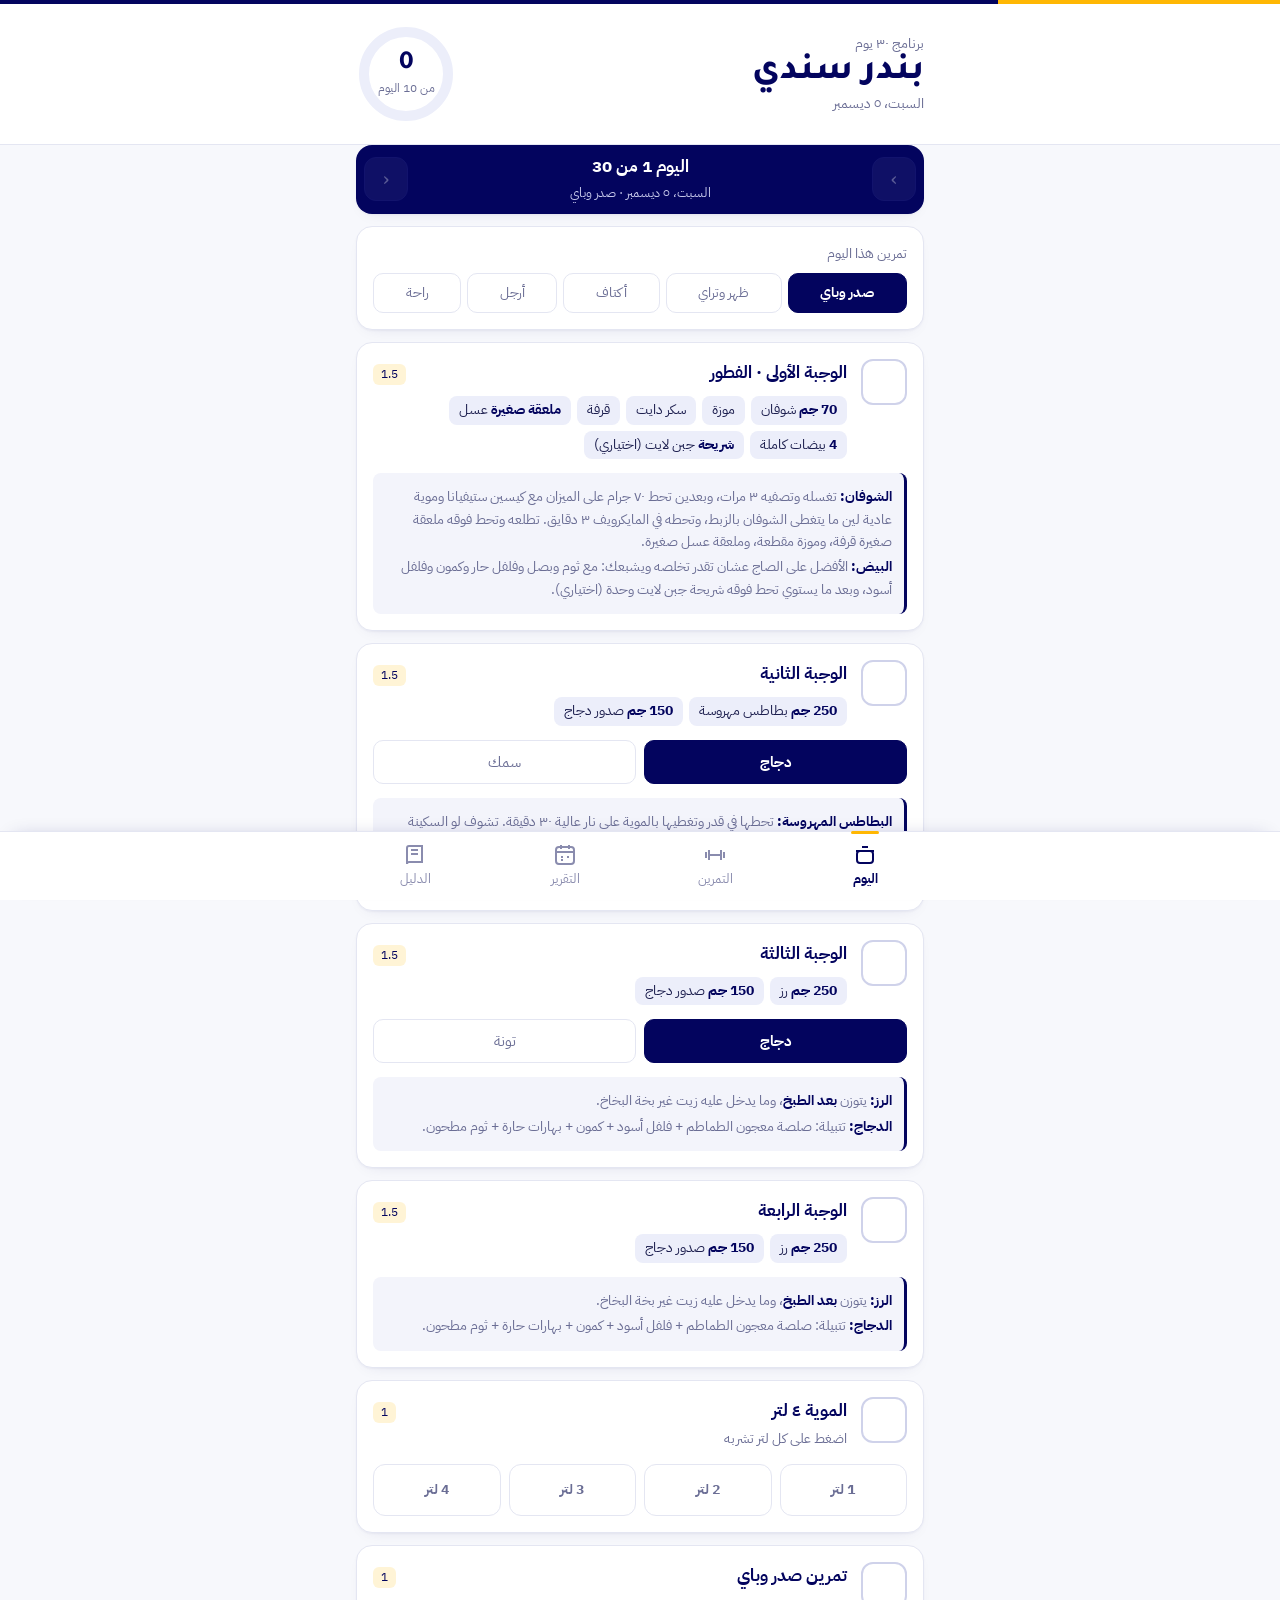
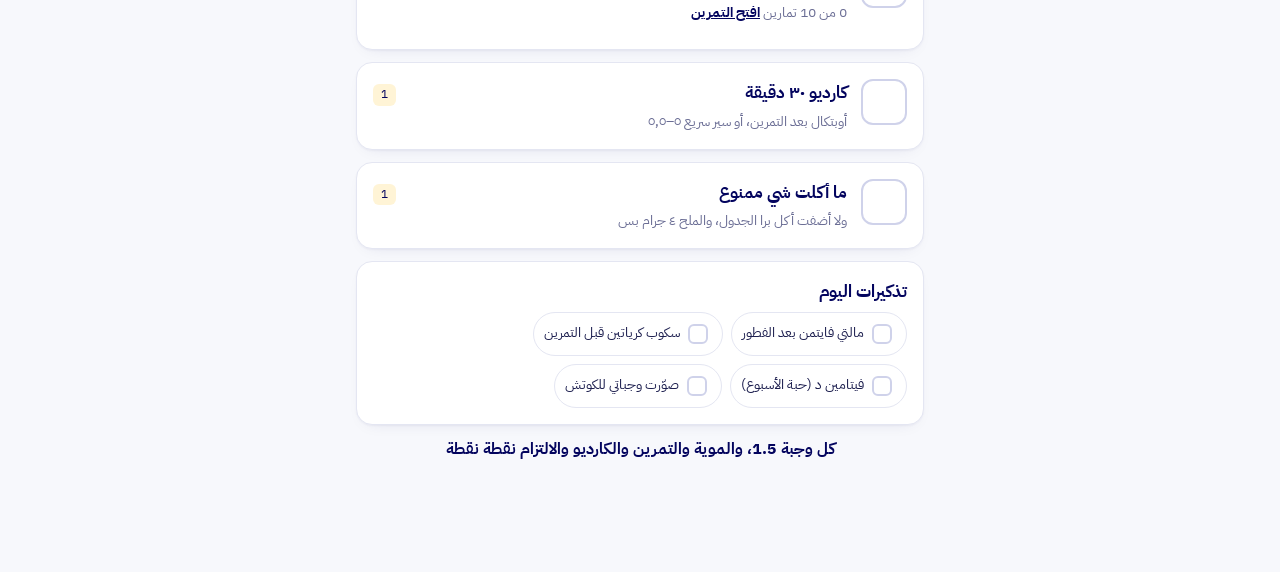
<file: bandar/index.html>
<!DOCTYPE html>
<html lang="ar" dir="rtl">
<head>
<meta charset="utf-8">
<meta name="viewport" content="width=device-width,initial-scale=1">
<meta name="robots" content="noindex,nofollow">
<title>برنامج بندر سندي</title>
<link rel="preconnect" href="https://fonts.googleapis.com">
<link href="https://fonts.googleapis.com/css2?family=IBM+Plex+Sans+Arabic:wght@400;500;700&family=Tajawal:wght@800&display=swap" rel="stylesheet">
<style>
/* VOICE: a professional coach's app — clean, precise, encouraging
   IDEA: a 30-day program card: each day a box you fill — meals, water, training, cardio
   PICTURE: the day's score ring, today's workout with its exercise pictures, and the 30-day grid
   COLOUR and TYPE: white ground, navy #03045e and #262775 for every detail, yellow #ffb703 as a thin accent; coral only for forbidden and low days; Tajawal 800 + IBM Plex Sans Arabic
   LAYOUT: phone-first single column, bottom tab bar, centred 600px on wide screens */
:root{color-scheme:light;--n:#03045e;--n2:#262775;--y:#ffb703;--txt:#1d1f4f;
--mute:#6b6e95;--line:#e4e6f2;--soft:#f3f4fb;--tint:#eceefa;--coral:#e5533f}
*{box-sizing:border-box;min-width:0}
html{scroll-padding-top:16px}
body{margin:0;background:#f7f8fc;color:var(--txt);font:16px/1.6 "IBM Plex Sans Arabic",system-ui,sans-serif;overflow-x:clip}
button{font:inherit;color:inherit;cursor:pointer}
a{color:var(--n)}
button:focus-visible,input:focus-visible,select:focus-visible,a:focus-visible{outline:3px solid var(--y);outline-offset:2px}
.wrap{max-width:600px;margin:0 auto;padding:0 16px 110px}
header{background:#fff;border-top:4px solid var(--n);border-bottom:1px solid var(--line);position:relative;padding:20px 0}
header::before{content:"";position:absolute;top:-4px;right:0;width:22%;height:4px;background:var(--y)}
header .wrap{padding-bottom:0;display:flex;align-items:center;gap:16px}
h1{font:800 clamp(28px,8vw,36px)/1.05 Tajawal,sans-serif;margin:0;color:var(--n)}
.sub{color:var(--mute);font-size:14px;margin:0}
.ring{flex:none;width:100px;height:100px;position:relative;margin-inline-start:auto}
.ring svg{width:100%;height:100%;transform:rotate(-90deg)}
.ring b{position:absolute;inset:0;display:grid;place-content:center;text-align:center;font:800 26px/1 Tajawal,sans-serif;color:var(--n)}
.ring small{display:block;font:400 12px/1.3 "IBM Plex Sans Arabic";color:var(--mute);margin-top:4px}
main{margin-top:16px}
.view{display:none}.view.on{display:block}
.h2{font:800 21px/1.2 Tajawal,sans-serif;margin:26px 2px 12px;color:var(--n)}
.h3{font-size:17px;margin:0 0 6px;color:var(--n)}
.card{background:#fff;border:1px solid var(--line);border-radius:16px;padding:16px;margin-bottom:12px;box-shadow:0 1px 2px rgba(3,4,94,.04),0 6px 18px -12px rgba(3,4,94,.18)}
.muted{color:var(--mute);font-size:14px;margin:0}
.dayb{display:flex;align-items:center;gap:8px;padding:8px;background:var(--n);border:0;color:#fff}
.dayb .t{flex:1;text-align:center}.dayb .t b{display:block;font-size:17px}.dayb .t span{font-size:13px;color:#c5c7ea}
.arr{width:44px;height:44px;border-radius:12px;border:1px solid #2f318a;background:var(--n2);color:#fff;font-size:20px;line-height:1}
.arr:disabled{opacity:.35;cursor:default}
.seg{display:flex;flex-wrap:wrap;gap:6px}
.seg button{flex:1 1 auto;min-height:40px;padding:4px 10px;border-radius:10px;border:1px solid var(--line);background:#fff;font-size:14px;color:var(--mute)}
.seg button.sel{background:var(--n);border-color:var(--n);color:#fff;font-weight:700}
.row{display:grid;grid-template-columns:auto 1fr;gap:4px 14px;align-items:start}
.chk{grid-row:span 2;width:46px;height:46px;border-radius:12px;border:2px solid #cfd2ea;background:#fff;display:grid;place-items:center;color:#fff}
.chk svg{width:22px;opacity:0;transition:opacity .15s}
.done .chk,.chk.on{background:var(--n);border-color:var(--n)}.done .chk svg,.chk.on svg{opacity:1}
.mt{display:flex;justify-content:space-between;align-items:baseline;gap:8px}
.mt h3{margin:0;font-size:17px;color:var(--n)}
.pts{font-size:12px;color:var(--n);background:#fff4d6;border-radius:6px;padding:1px 8px;white-space:nowrap}
.items{display:flex;flex-wrap:wrap;gap:6px;margin-top:6px}
.it{background:var(--tint);border-radius:8px;padding:3px 10px;font-size:14px;white-space:nowrap}
.it b{color:var(--n)}
.opt{grid-column:1/-1;display:flex;gap:8px;margin-top:10px}
.opt button{flex:1;min-height:44px;border-radius:10px;border:1px solid var(--line);background:#fff;font-size:15px;color:var(--mute)}
.opt button.sel{border-color:var(--n);background:var(--n);color:#fff;font-weight:700}
.how{grid-column:1/-1;font-size:14px;color:var(--mute);background:var(--soft);border-inline-start:3px solid var(--n);border-radius:8px;margin-top:10px;padding:10px 12px}
.how p{margin:3px 0}.how b{color:var(--n)}
.cups{grid-column:1/-1;display:flex;gap:8px;margin-top:10px}
.cup{flex:1;min-height:52px;border-radius:12px;border:1.5px solid var(--line);background:#fff;font-weight:700;color:var(--mute);font-size:14px}
.cup.on{background:var(--n);border-color:var(--n);color:#fff}
.link{display:inline-flex;align-items:center;gap:6px;background:none;border:0;color:var(--n);font-weight:700;padding:8px 0;text-decoration:underline;min-height:40px}
.rem{display:flex;flex-wrap:wrap;gap:8px}
.rem button{display:flex;align-items:center;gap:8px;border:1px solid var(--line);background:#fff;border-radius:999px;padding:6px 14px 6px 10px;min-height:44px;font-size:14px}
.rem button i{width:20px;height:20px;border-radius:6px;border:2px solid #cfd2ea;display:grid;place-items:center}
.rem button.on i{background:var(--n);border-color:var(--n)}
.rem button.on i::after{content:"";width:8px;height:4px;border:2px solid #fff;border-top:0;border-right:0;transform:rotate(-45deg) translate(1px,-1px)}
.cheer{text-align:center;color:var(--n);font-weight:700;margin:6px 0 0;min-height:1.6em}
.steps{counter-reset:s;list-style:none;padding:0;margin:0;display:grid;gap:8px}
.steps li{counter-increment:s;display:flex;gap:10px;align-items:flex-start;font-size:15px}
.steps li::before{content:counter(s);flex:none;width:26px;height:26px;border-radius:8px;background:var(--n);color:#fff;font-weight:700;display:grid;place-items:center;font-size:13px}
.ex{display:grid;grid-template-columns:minmax(0,1fr);gap:10px}
.exh{display:flex;align-items:center;gap:12px}
.exh .chk{grid-row:auto;flex:none}
.exh h3{margin:0;font-size:16px;color:var(--n);line-height:1.35}
.exh .en{font-size:13px;color:var(--mute);direction:ltr;text-align:right}
.num{flex:none;font:800 15px/1 Tajawal,sans-serif;color:var(--mute);width:22px}
.pics{display:grid;grid-template-columns:repeat(auto-fit,minmax(0,1fr));gap:8px}
.pic{border:1px solid var(--line);border-radius:12px;background:#fff;overflow:hidden;padding:0;display:flex;flex-direction:column;text-align:center}
.pic img{width:100%;height:170px;object-fit:contain;background:#fff;display:block}
.pic span{font-size:13px;padding:6px;border-top:1px solid var(--line);color:var(--mute)}
.pic.sel{border:2px solid var(--n)}.pic.sel span{background:var(--n);color:#fff;font-weight:700}
.or{font-size:12px;color:var(--n);background:#fff4d6;border-radius:6px;padding:1px 8px;white-space:nowrap}
.warm{display:flex;align-items:center;gap:14px;text-decoration:none;background:var(--n);border:0;color:#fff;box-shadow:inset 0 -3px 0 var(--y)}
.warm b{display:block;font-size:18px}.warm small{display:block;font-size:14px;color:#c5c7ea;line-height:1.5}
.play{flex:none;width:56px;height:56px;border-radius:50%;background:var(--y);color:var(--n);display:grid;place-items:center}.play svg{width:26px;height:26px;margin-inline-start:-3px}
.note{font-size:14px;color:var(--n);background:#fff8e6;border-radius:10px;padding:8px 12px;margin:0}
.stats{display:grid;grid-template-columns:repeat(3,minmax(0,1fr));gap:10px;margin-bottom:12px}
.stat{background:#fff;border:1px solid var(--line);border-radius:14px;padding:12px;text-align:center;border-top:3px solid var(--n)}
.stat:first-child{border-top-color:var(--y)}
.stat b{display:block;font:800 clamp(22px,7vw,30px)/1.1 Tajawal,sans-serif;color:var(--n)}
.stat span{font-size:13px;color:var(--mute)}
.grid{display:grid;grid-template-columns:repeat(6,minmax(0,1fr));gap:8px}
.cell{aspect-ratio:1;border-radius:10px;border:1px solid var(--line);background:var(--soft);display:flex;flex-direction:column;align-items:center;justify-content:center;font-size:12px;color:var(--mute);padding:0}
.cell b{font:800 17px/1 Tajawal,sans-serif;color:inherit}
.cell.s10{background:var(--n);border-color:var(--n);color:#fff}
.cell.hi{background:#4446a8;border-color:#4446a8;color:#fff}
.cell.md{background:#c9cbec;border-color:#c9cbec;color:var(--n)}
.cell.lo{background:var(--coral);border-color:var(--coral);color:#fff}
.cell.fut{background:#fff;border-style:dashed;opacity:.6;cursor:default}
.cell.today{outline:3px solid var(--y);outline-offset:1px}
.legend{display:flex;flex-wrap:wrap;gap:6px 14px;font-size:13px;color:var(--mute);margin-top:12px}
.legend i{display:inline-block;width:12px;height:12px;border-radius:4px;vertical-align:-1px;margin-inline-end:5px}
.bar{margin:10px 0}.bar .l{display:flex;justify-content:space-between;font-size:14px}
.bar .l span{color:var(--mute);white-space:nowrap}
.track{height:8px;border-radius:99px;background:var(--tint);overflow:hidden;margin-top:5px}
.track i{display:block;height:100%;background:var(--n);border-radius:99px}
.wform{display:flex;gap:8px;align-items:center;flex-wrap:wrap}
input,select{font:inherit;font-size:16px;padding:8px 10px;border-radius:10px;border:1px solid #d5d8ee;background:#fff;color:var(--txt);min-height:44px}
.wform input[type=number]{width:110px}
.btn{display:flex;align-items:center;justify-content:center;width:100%;min-height:52px;border:0;border-radius:14px;background:var(--n);color:#fff;font-weight:700;font-size:16px;box-shadow:inset 0 -3px 0 var(--y)}
.btn.sm{width:auto;min-height:44px;padding:0 18px;font-size:15px}
.tiny{font-size:13px;color:var(--mute);text-align:center;margin:8px 0 0}
table{width:100%;border-collapse:collapse;font-size:15px}
td{padding:8px 4px;border-bottom:1px solid var(--line)}
td.r{text-align:left;white-space:nowrap;font-weight:700;color:var(--n)}
td button{background:none;border:0;color:var(--coral);font-size:13px;min-height:36px}
.search{position:relative}
.search input{width:100%;font-size:17px;padding:14px 48px 14px 16px;border-radius:14px}
.search svg{position:absolute;right:16px;top:50%;width:22px;transform:translateY(-50%);color:var(--n)}
.chips{display:flex;flex-wrap:wrap;gap:8px;margin:12px 0}
.chips button{border:1px solid var(--line);background:#fff;color:var(--n);border-radius:999px;padding:6px 14px;min-height:40px;font-size:14px}
.ans{display:flex;gap:12px;align-items:flex-start}
.dot{flex:none;width:40px;height:40px;border-radius:10px;display:grid;place-items:center;color:#fff;font-weight:700}
.ans.y .dot{background:var(--n)}.ans.n .dot{background:var(--coral)}.ans.n{border-color:#f6d3cd}
.ans h3{margin:0;font-size:16px;color:var(--n)}.ans p{margin:2px 0 0;font-size:14px;color:var(--mute)}
.empty{text-align:center;color:var(--mute);padding:16px}
.gnav{display:flex;gap:8px;overflow-x:auto;padding:4px 0 8px;margin-top:4px}
.gnav a{flex:none;text-decoration:none;border:1px solid var(--line);background:#fff;border-radius:999px;padding:6px 14px;font-size:14px;min-height:40px;display:flex;align-items:center}
ul.rules{list-style:none;padding:0;margin:0}
ul.rules li{padding:9px 0;border-bottom:1px solid var(--line);display:flex;gap:10px}
ul.rules li:last-child{border:0}
ul.rules li::before{content:"";flex:none;width:8px;height:8px;border-radius:2px;background:var(--n);margin-top:10px}
ul.no li::before{background:var(--coral)}
.prod{display:grid;grid-template-columns:110px 1fr;gap:12px;align-items:center}
.prod img{width:110px;height:110px;object-fit:contain;border-radius:10px;background:#fff;border:1px solid var(--line)}
.prod h3{margin:0;font-size:16px;color:var(--n)}.prod p{margin:2px 0 0;font-size:14px;color:var(--mute)}
.prep h3{margin:0 0 4px;font-size:17px;color:var(--n)}.prep p{margin:0;color:var(--txt);font-size:15px}
.prep p+p{margin-top:6px}
.start{display:flex;align-items:center;gap:10px;flex-wrap:wrap;font-size:14px;color:var(--mute)}
nav{position:fixed;inset:auto 0 0;background:#fff;border-top:1px solid var(--line);padding:6px 8px calc(6px + env(safe-area-inset-bottom));box-shadow:0 -6px 20px -14px rgba(3,4,94,.3);z-index:5}
nav .in{max-width:600px;margin:0 auto;display:grid;grid-template-columns:repeat(4,minmax(0,1fr))}
nav button{background:none;border:0;display:flex;flex-direction:column;align-items:center;gap:2px;font-size:13px;color:#8a8cae;min-height:56px;justify-content:center;position:relative}
nav button svg{width:24px;height:24px}
nav button.on{color:var(--n);font-weight:700}
nav button.on::after{content:"";position:absolute;top:-7px;width:28px;height:3px;border-radius:2px;background:var(--y)}
@media(max-width:380px){.grid{gap:5px}.cell b{font-size:15px}.ring{width:84px;height:84px}.ring b{font-size:22px}.pic img{height:130px}.prod{grid-template-columns:84px 1fr}.prod img{width:84px;height:84px}}
@media (prefers-reduced-motion:no-preference){.ring circle.p{transition:stroke-dashoffset .6s ease}}
</style>
</head>
<body>
<header><div class="wrap">
  <div><p class="sub">برنامج ٣٠ يوم</p><h1>بندر سندي</h1><p class="sub" id="date"></p></div>
  <div class="ring" aria-live="polite"><svg viewBox="0 0 100 100"><circle cx="50" cy="50" r="42" fill="none" stroke="#eceefa" stroke-width="10"/><circle class="p" id="arc" cx="50" cy="50" r="42" fill="none" stroke="#03045e" stroke-width="10" stroke-linecap="round" stroke-dasharray="263.9" stroke-dashoffset="263.9"/></svg><b><span id="cnt">0</span><small>من 10 اليوم</small></b></div>
</div></header>

<main class="wrap">
<section class="view on" id="v-today">
  <div class="card dayb"><button class="arr" id="prev" aria-label="اليوم السابق">›</button><div class="t"><b id="dn"></b><span id="dd"></span></div><button class="arr" id="next" aria-label="اليوم التالي">‹</button></div>
  <div class="card"><p class="muted" style="margin-bottom:8px">تمرين هذا اليوم</p><div class="seg" id="wsel"></div></div>
  <div id="meals"></div>
  <div id="habits"></div>
  <div class="card"><h3 class="h3">تذكيرات اليوم</h3><div class="rem" id="rem"></div></div>
  <p class="cheer" id="cheer"></p>
</section>

<section class="view" id="v-gym">
  <h2 class="h2" id="gymTitle">التمرين</h2>
  <div class="card" style="padding:12px"><p class="muted" style="margin:0 0 8px">أيام التمرين الأربعة، تتكرر بالدور. اختار اليوم اللي تبي تشوف تمارينه:</p><div class="seg" id="gsel"></div></div>
  <div class="card"><h3 class="h3">ترتيب الجلسة</h3><ol class="steps">
    <li><span>سكوب كرياتين مونوهايدريت قبل التمرين، في موية قليلة أو في فمك وتشرب وراه موية.</span></li>
    <li><span>تسخين ٣–٤ دقايق بالدنابل الصغيرة. الفيديو تحت.</span></li>
    <li><span>كل تمرين <b>٤ جولات × ١٥ عدة</b>، والراحة بين الجولات من ٣٠ ثانية لدقيقة. وزن كويس مع تركيز، لا ترفع وزن عالي.</span></li>
    <li><span>بعدها على طول <b>أوبتكال ٣٠ دقيقة</b>، أو سير بخطوات سريعة على سرعة ٥ إلى ٥٫٥ لنفس المدة.</span></li>
  </ol></div>
  <p class="note" style="margin-bottom:12px">الترتيب مو شرط، العب الجهاز الفاضي. وين مكتوب «اختار واحد» العب واحد منهم بس. أي تمرين يأثر عليك بسبب إصابة، العبه خفيف أو كنسله.</p>
  <div id="exlist"></div>
  <p class="cheer" id="gymMsg"></p>
</section>

<section class="view" id="v-report">
  <h2 class="h2">تقرير الالتزام</h2>
  <div class="stats" id="stats"></div>
  <div class="card"><div class="grid" id="grid"></div>
    <div class="legend"><span><i style="background:#03045e"></i>10 من 10</span><span><i style="background:#4446a8"></i>7 إلى 9.5</span><span><i style="background:#c9cbec"></i>4 إلى 6.5</span><span><i style="background:var(--coral)"></i>أقل من 4</span></div>
    <p class="tiny">اضغط على أي يوم عشان تعدّله. اليوم اللي ما انسجل يُحسب صفر.</p></div>
  <div class="card" id="bars"></div>
  <div class="card"><h3 class="h3">الوزن</h3>
    <div class="stats" id="wstats" style="margin:6px 0 10px"></div>
    <div class="wform"><input type="number" id="wkg" inputmode="decimal" step="0.1" min="40" max="250" placeholder="كجم" aria-label="الوزن بالكيلو"><input type="date" id="wdt" aria-label="تاريخ الوزن"><button class="btn sm" id="wadd">سجّل الوزن</button></div>
    <table id="wtab" style="margin-top:10px"></table>
    <p class="tiny">وزن البداية من استبيان الكوتش: ١١٣ كجم، والطول ١٧٨ سم.</p></div>
  <button class="btn" id="copyRep">انسخ التقرير وأرسله</button>
  <p class="tiny" id="repMsg">ينسخ ملخص الشهر عشان تلصقه في المحادثة</p>
  <div class="card start" style="margin-top:16px"><label for="st">بداية البرنامج</label><input type="date" id="st"><label for="rest">يوم الراحة</label><select id="rest"></select></div>
</section>

<section class="view" id="v-guide">
  <h2 class="h2">أقدر آكل…؟</h2>
  <div class="search"><input id="q" type="search" placeholder="اكتب أي أكل أو مشروب" autocomplete="off" aria-label="ابحث عن أكل أو مشروب"><svg viewBox="0 0 24 24" fill="none" stroke="currentColor" stroke-width="2"><circle cx="11" cy="11" r="7"/><path d="m20 20-4-4"/></svg></div>
  <div class="chips" id="chips"></div>
  <div id="res"></div>
  <div class="gnav"><a href="#g-prep">طرق الطبخ</a><a href="#g-shop">المقاضي</a><a href="#g-rules">التعليمات</a><a href="#g-no">الممنوعات</a><a href="#g-vit">الفيتامينات</a><a href="#g-faq">أسئلة شائعة</a></div>
  <h2 class="h2" id="g-prep">طرق الطبخ</h2><div id="prep"></div>
  <h2 class="h2" id="g-shop">المقاضي</h2><div id="shop"></div>
  <h2 class="h2" id="g-rules">التعليمات</h2><div class="card"><ul class="rules" id="rules"></ul></div>
  <h2 class="h2" id="g-no">الممنوعات</h2><div class="card"><ul class="rules no" id="nolist"></ul></div>
  <h2 class="h2" id="g-vit">الفيتامينات</h2><div class="card"><ul class="rules" id="vit"></ul></div>
  <h2 class="h2" id="g-faq">أسئلة شائعة</h2><div class="card"><ul class="rules" id="faq"></ul></div>
</section>
</main>

<nav><div class="in">
  <button data-v="today" class="on"><svg viewBox="0 0 24 24" fill="none" stroke="currentColor" stroke-width="2"><rect x="4" y="8" width="16" height="12" rx="3"/><path d="M3 8h18M9 4h6"/></svg>اليوم</button>
  <button data-v="gym"><svg viewBox="0 0 24 24" fill="none" stroke="currentColor" stroke-width="2"><path d="M6 7v10M3 9v6M18 7v10M21 9v6M6 12h12"/></svg>التمرين</button>
  <button data-v="report"><svg viewBox="0 0 24 24" fill="none" stroke="currentColor" stroke-width="2"><rect x="3" y="4" width="18" height="17" rx="3"/><path d="M3 9h18M8 2v4M16 2v4M8 14h2M14 14h2M8 17h2"/></svg>التقرير</button>
  <button data-v="guide"><svg viewBox="0 0 24 24" fill="none" stroke="currentColor" stroke-width="2"><path d="M4 5a2 2 0 0 1 2-2h13v16H6a2 2 0 0 0-2 2zM4 21V5M8 7h7M8 11h7"/></svg>الدليل</button>
</div></nav>

<script>
{
const DAYS=30;
const MEALS=[
 {id:'m1',name:'الوجبة الأولى',tag:'الفطور',items:[['70 جم','شوفان'],['','موزة'],['','سكر دايت'],['','قرفة'],['ملعقة صغيرة','عسل'],['4','بيضات كاملة'],['شريحة','جبن لايت (اختياري)']],how:['oats','eggs']},
 {id:'m2',name:'الوجبة الثانية',items:[['250 جم','بطاطس مهروسة']],opt:[['دجاج',['150 جم','صدور دجاج'],'chicken'],['سمك',['170 جم','سمك فيليه'],'fish']],how:['potato']},
 {id:'m3',name:'الوجبة الثالثة',items:[['250 جم','رز']],opt:[['دجاج',['150 جم','صدور دجاج'],'chicken'],['تونة',['علبة كبيرة','تونة موية وملح'],'tuna']],how:['rice']},
 {id:'m4',name:'الوجبة الرابعة',items:[['250 جم','رز'],['150 جم','صدور دجاج']],how:['rice','chicken']}];
const PREP={
 oats:['الشوفان',['تغسله وتصفيه ٣ مرات، وبعدين تحط ٧٠ جرام على الميزان مع كيسين ستيفيانا وموية عادية لين ما يتغطى الشوفان بالزبط، وتحطه في المايكرويف ٣ دقايق. تطلعه وتحط فوقه ملعقة صغيرة قرفة، وموزة مقطعة، وملعقة عسل صغيرة.','<b>أو بانكيك:</b> في الخلاط ٤ بيضات مع الشوفان والموز والستيفيانا (اختياري) وتخلطهم، وبعدها بخة من البخاخ على الصاج وتسويه. القرفة والعسل تحطها فوقه بعد ما يستوي.']],
 eggs:['البيض',['الأفضل على الصاج عشان تقدر تخلصه ويشبعك: مع ثوم وبصل وفلفل حار وكمون وفلفل أسود، وبعد ما يستوي تحط فوقه شريحة جبن لايت وحدة (اختياري).','أو مسلوق وتاكله مع شطة وبهارات.']],
 potato:['البطاطس المهروسة',['تحطها في قدر وتغطيها بالموية على نار عالية ٣٠ دقيقة. تشوف لو السكينة دخلت فيها بسرعة يعني استوت، تطلعها وتهرسها بالشوكة وتشيل القشر.','أو تقطّعها وتسويها في القلاية الهوائية. في الحالتين <b>الوزن قبل الطبخ</b>، وتقدر تبدلها برز بنفس الجرامات.']],
 chicken:['الدجاج',['تتبيلة: صلصة معجون الطماطم + فلفل أسود + كمون + بهارات حارة + ثوم مطحون.','تقطعه صغار وتشوحه على الصاج، أو في القلاية الهوائية على ٢٠٠ درجة لمدة ١٥ دقيقة. البخاخ بخة وحدة ثانية بس.']],
 fish:['السمك',['صلصة طماطم (اختياري) + كمون + فلفل أسود + بهارات حارة (اختياري) + ثوم مطحون، وعلى الصاج تقلبه لين يستوي.','أو تحط البهارات وتسويه في القلاية الهوائية.']],
 tuna:['التونة',['أهم شي يكون نوعها موية وملح. تحطها على الصاج مع فلفل أسود وكمون ومعجون الطماطم وثوم مطحون وليمون، وشطة إذا تحب.']],
 rice:['الرز',['يتوزن <b>بعد الطبخ</b>، وما يدخل عليه زيت غير بخة البخاخ.']]};
const W=[
 {t:'صدر وباي',ex:[
  ['صدر مستوي بار','Barbell bench press',['ch1']],
  ['صدر مستوي جهاز أو دامبل مستوي','Machine chest press / Dumbbell press',['ch2a','ch2b'],['جهاز','دامبل']],
  ['جهاز صدر سفلي','Decline chest press machine',['ch3']],
  ['صدر بار (زي الصورة)','Barbell bench press',['ch4']],
  ['جهاز صدر عالي','Incline chest press machine',['ch5']],
  ['جهاز تفتيح صدر','Machine chest fly',['ch6']],
  ['تبادل دامبل باي','Biceps curl',['bi1']],
  ['بار واسع باي','Barbell biceps curl',['bi2']],
  ['هامر دامبل باي','Hammer curl',['bi3']],
  ['تكوير باي','Concentrated curl',['bi4']]]},
 {t:'ظهر وتراي',ex:[
  ['سحب أمامي واسع','Lat pulldown',['bk1']],
  ['منشار دامبل أو منشار جهاز مسكة ضيقة','Dumbbell row / Seated row machine',['bk2a','bk2b'],['دامبل','جهاز']],
  ['سحب أمامي ضيق (بالمثلث)','Close grip lat pulldown',['bk3']],
  ['سحب أرضي ضيق (بالمثلث)','Seated cable row',['bk4']],
  ['تي بار','T-bar row',['bk5']],
  ['أسفل الظهر جهاز','Back extension',['bk6']],
  ['مسطرة عكس تراي','Reverse grip tricep pushdown',['tr1']],
  ['تراي حبل','Tricep pushdown rope',['tr2']],
  ['مسطرة ضيق','Tricep pushdown straight bar',['tr3']],
  ['تراي من فوق الراس أو جهاز تراي (غطس)','Overhead extension / Seated dips machine',['tr4a','tr4b'],['فوق الراس','جهاز غطس']]]},
 {t:'أكتاف',ex:[
  ['رفرفة أمامي','Front raises',['sh1']],
  ['جهاز أكتاف أو دامبل بريس','Shoulder press machine / Dumbbell press',['sh2a','sh2b'],['جهاز','دامبل']],
  ['رفرفة جانبي','Lateral raises',['sh3']],
  ['أمامي بالقرص','Plate front raise',['sh4']],
  ['كتف خلفي جهاز','Rear delt fly machine',['sh5']],
  ['ترابيس بالبار','Barbell shrugs',['sh6']],
  ['ترابيس بالدامبل','Dumbbell shrugs',['sh7']]]},
 {t:'أرجل',ex:[
  ['رفرفة أمامي أرجل','Leg extension',['lg1']],
  ['سكوات أو هاك سكوات','Squats / Hack squats',['lg2b','lg2a'],['سكوات','هاك سكوات'],'صوّر الأربع جولات كاملة وأرسلها في المحادثة، مو سنابات في الخاص.'],
  ['دفاع','Leg press',['lg3']],
  ['رفرفة خلفي أرجل','Leg curls',['lg4']],
  ['طعن','Lunges',['lg5'],null,'بوزن جسمك بس، لا تشيل شي في يدك. صوّر الأربع جولات كاملة وأرسلها في المحادثة.'],
  ['جهاز داخلي','Hip adductor machine',['lg6']],
  ['بطات جهاز','Calf raise machine',['lg7']]]}];
const SHOP=[
 ['p_oats','الشوفان','هناء أو كويكر، اختار أي واحد. وتقدر تبدله بسيريلاك الأرز من الصيدلية بنفس الكمية وطريقة الطبخ.'],
 ['p_stevia','سكر دايت ستيفيانا','عشان الشوفان والقهوة والشاي. اختياري.'],
 ['p_paste','معجون الطماطم','KDD أو السعودية، للتتبيلة بكمية مناسبة لا تكثر.'],
 ['p_spray','بخاخ الزيت','فرشلي أو PAM من أي سوبر ماركت كبير. بخة وحدة ثانية تقريبًا، لا تكثر.'],
 ['p_cheese','جبنة دايت','المراعي لايت، وإذا ما لقيتها برايد خالي الدسم. شريحة وحدة فوق البيض بس، واختيارية.'],
 ['p_tuna','تونة قودي خفيفة','موية وملح، الحجم الكبير. اختيارية، وبدالها دجاج.'],
 [null,'صدور الدجاج','أي نوع مجمد أو مبرد. التنمية المجمد كيس ١ كيلو بـ١٥–١٧ ريال، يطلع بعد الطبخ ٤ وجبات × ١٥٠ جرام أو ٣ × ٢٠٠.'],
 [null,'الملح','٤ جرام باليوم: ١ جرام لكل وجبة. أي نوع ملح، وتقدر تشتري أكياس مكتوب عليها الجرام.'],
 [null,'البهارات','فلفل أسود، كمون، ثوم، سماق، بودرة بصل، كزبرة ناشفة، كركم، فلفل حار، بابريكا، فلفل بارد، بهارات ماجيك، شطة.'],
 [null,'كرياتين مونوهايدريت','سكوب واحد قبل التمرين.'],
 ['p_ellip','الأوبتكال','للكارديو ٣٠ دقيقة بعد التمرين.']];
const RULES=['الكارديو كل يوم بعد التمرين ٣٠ دقيقة أوبتكال، أو سير سريع على سرعة ٥ إلى ٥٫٥ لنفس المدة.','تشرب ٤ لتر موية باليوم (٣ إلى ٤ عادي). مثلًا: لتر الصبح، ولتر أو لترين في التمرين، ولتر قبل النوم.','الملح ٤ جرام باليوم تقسمها على وجباتك، ١ جرام لكل وجبة. ملعقة الشاي الصغيرة = ٤ جرام.','بخاخ الزيت في الطبخ بخة سريعة ثانية أو ثانيتين.','كل ٣ ساعات وجبة. الوجبة قبل التمرين بساعة ونص، وبعد التمرين تاكل الوجبة على طول.','الأكل يتوزن بعد الطبخ، إلا الشوفان وسيريلاك الأرز والبطاطس قبل الطبخ.','الوجبات مو شرط بالترتيب، المهم تخلصها كاملة كل يوم. لو نقصت أي شي تخرب الخطة.','عادي تقسم ٤ وجبات على ٣: مثلًا توزع الوجبة الرابعة (٢٥٠ رز + ١٥٠ دجاج) على الثالثة والثانية. وتقدر تدمج أي وجبتين إذا الوقت ضيق.','الخضار تدخلها في أكلك بكيفك: خس (أفضلهم للهضم)، جرجير، سبانخ، بروكلي، بقدونس، كزبرة، شبت، كوسة، فطر، طماطم، خيار، جزر، فجل، بصل، ليمون، كرفس، فلفل حار، فلفل رومي.','شاهي وقهوة سادة بدون سكر أو حليب، وتقدر تحط ستيفيانا. ومسموح لبان خالي السكر.','مشروب دايت (بيبسي، سفن، كولا دايت) واحد إلى اثنين باليوم.','العسل ملعقة صغيرة، أي نوع.','التمرين ٦ أيام في الأسبوع ويوم راحة تختاره وتثبته. لما تخلص الأربع أيام تعيدها، وتكمل من وين وقفت بعد الراحة.','صوّر وجباتك كاملة من أول يوم وأرسلها، وأي تمرين شاك فيه صوّره عشان يعدلك عليه.','أي سؤال يكون كتابة، مو فويس. وبعد ما تخلص تمرين الأرجل كلم الكوتش.','أول فترة الكمية كبيرة، وبتنزل تدريجيًا. التزم بالحرف، وتقدر تدخل فلفل أو ليمون أو شطة عشان تمشي الأكل.'];
const NO=['منتجات الألبان والأجبان كلها: حليب، قهوة بحليب، زبادي، لبن. (الاستثناء: شريحة جبن لايت فوق البيض)','الخبز والتوست وكل أنواع العيش والمخبوزات.','المكرونة، حتى لو صحية.','الفواكه كلها، إلا الموزة اللي في الفطور.','العصيرات الطبيعية.','التمر والمكسرات والفصفص.','زيت الزيتون وأي نوع زيت في الطبخ، الطبخ بالبخاخ بس.','الصوصات: سيراتشا، سومطرا، كاتشب، صويا.','السلمون والسردين.','البروتين وأي منتج كارب، الاعتماد على الأكل بس.','أي شي مو في الجدول ما يدخل إلا بعد ما تكلم الكوتش.'];
const VIT=['مالتي فايتمن (سنترم من الصيدلية): حبة كل يوم بعد الفطور.','فيتامين د تركيز ٥٠ ألف (مو ٥ آلاف): حبة كل أسبوع لمدة شهر، وبعدها حبة كل أسبوعين، بعد الفطور.','إذا عندك فيتامينات من دكتور (أوميقا ٣، مغنيسيوم، زنك…) كمّل عليها عادي.'];
const FAQ=['اتمرن الوقت اللي يناسبك.','رتب وجباتك بالطريقة اللي تناسبك، المهم نهاية اليوم تقفل جدولك.','الأكل سويه بالطريقة اللي تعجبك، المهم لا تحط ممنوع.','عادي تاخذ أكلك من مطاعم الدايت: مشوي ناشف بدون صوصات، والبطاطس المهروسة بدلها برز بنفس الجرامات.','الراحة بين الجولات من ٣٠ ثانية لدقيقة، المهم تريح كويس.','الكرياتين: تحطه في موية قليلة وتشربه، أو في فمك وتشرب وراه موية. سكوب واحد.','الإصابات: أي تمرين يأثر عليك كنسله، وإذا تقدر تلعبه خفيف عادي عشان تقوى العضلة.'];
const FOOD=[
 ['الحليب والقهوة بالحليب','n','ممنوع. القهوة سادة بس، وعادي ستيفيانا','حليب لاتيه كابتشينو قهوة بالحليب'],['الزبادي واللبن','n','ممنوع','زبادي لبن روب ألبان'],['الأجبان','n','ممنوعة، إلا شريحة جبن لايت وحدة فوق البيض (اختياري)','جبن جبنه اجبان'],
 ['لبان خالي السكر','y','مسموح','علك علكه لبان'],['الخبز والتوست والعيش','n','ممنوع كله','خبز توست عيش صامولي تميس'],['المعجنات والمخبوزات','n','ممنوعة','معجنات فطاير كرواسون مخبوزات'],['المكرونة','n','ممنوعة حتى لو صحية','مكرونه مكرونة باستا'],
 ['الفواكه','n','ممنوعة، إلا الموز في الفطور','فواكه فاكهة تفاح برتقال عنب بطيخ مانجو فراولة'],['الموز','y','موزة وحدة مع الفطور','موز'],
 ['العصيرات الطبيعية','n','ممنوعة','عصير عصيرات'],['التمر','n','ممنوع','تمر رطب'],['المكسرات والفصفص','n','ممنوعة','مكسرات لوز فستق كاجو فصفص'],
 ['الصوصات','n','سيراتشا، سومطرا، كاتشب، صويا: ممنوعة','صوص كاتشب صلصه سيراتشا سومطرا صويا مايونيز'],
 ['زيت الزيتون والزيوت','n','ممنوعة، البخاخ بس','زيت زيتون زيوت'],['بخاخ الزيت','y','بخة وحدة ثانية','بخاخ'],
 ['السلمون والسردين','n','ممنوعة','سلمون سردين'],['البروتين','n','ممنوع، الاعتماد على الأكل بس','بروتين واي'],
 ['المشروبات الغازية العادية','n','ممنوعة','بيبسي كولا غازي سفن مشروب'],['مشروب دايت','y','واحد إلى اثنين باليوم: بيبسي، سفن، كولا دايت','دايت زيرو بيبسي سفن كولا'],
 ['القهوة السادة','y','بدون سكر أو حليب، وعادي ستيفيانا','قهوة سادة امريكانو اسبريسو عربية'],['الشاي','y','بدون سكر أو حليب، وعادي ستيفيانا','شاي شاهي'],['سكر دايت ستيفيانا','y','مسموح','سكر دايت ستيفيانا محلي'],
 ['الخضار','y','خس، جرجير، سبانخ، بروكلي، كوسة، فطر، طماطم، خيار، جزر، فجل، بصل، كرفس، فلفل رومي وحار: بكيفك','خضار خس جرجير سبانخ بروكلي كوسه فطر طماطم خيار جزر فجل بصل كرفس فلفل بقدونس كزبره شبت ورقيات'],
 ['الليمون والشطة','y','مسموح عشان تمشي الأكل','ليمون شطه'],['البهارات','y','كلها مسموحة','بهارات كمون كركم ثوم سماق بابريكا ماجيك'],['الملح','y','٤ جرام باليوم، ١ جرام لكل وجبة','ملح'],['معجون الطماطم','y','للتتبيلة، لا تكثر','معجون'],
 ['العسل','y','ملعقة صغيرة مع الفطور','عسل'],['الرز','y','٢٥٠ جم بعد الطبخ في الوجبة الثالثة والرابعة','رز ارز'],['البطاطس','y','٢٥٠ جم قبل الطبخ في الوجبة الثانية، أو رز بدالها','بطاطس بطاطا'],
 ['الدجاج','y','١٥٠ جم صدور بعد الطبخ','دجاج صدور'],['السمك الفيليه','y','١٧٠ جم بديل الدجاج في الوجبة الثانية','سمك فيليه'],['التونة','y','موية وملح بس، بديل في الوجبة الثالثة','تونه تونة'],
 ['البيض','y','٤ بيضات كاملة مع الفطور','بيض'],['الشوفان','y','٧٠ جم قبل الطبخ، أو سيريلاك الأرز بنفس الكمية','شوفان سيريلاك'],
 ['الحلويات','n','مو في الجدول، ما تدخل إلا بعد ما تكلم الكوتش','حلا حلويات شوكولاته كيك آيسكريم'],['الوجبات السريعة','n','ممنوعة. مطاعم الدايت مسموحة: مشوي ناشف بدون صوصات','برجر بيتزا شاورما مطاعم']];
const CHIPS=['حليب','قهوة','زبادي','فواكه','خبز','عصير','بيبسي','زيت','مكسرات','سلمون','خيار','بروتين'];
const WD=['الأحد','الاثنين','الثلاثاء','الأربعاء','الخميس','الجمعة','السبت'];

const $=s=>document.querySelector(s);
const iso=d=>{const x=new Date(d);x.setMinutes(x.getMinutes()-x.getTimezoneOffset());return x.toISOString().slice(0,10)};
const addD=(s,n)=>{const d=new Date(s+'T12:00:00');d.setDate(d.getDate()+n);return iso(d)};
const diff=(a,b)=>Math.round((new Date(b+'T12:00:00')-new Date(a+'T12:00:00'))/864e5);
const fmt=s=>new Date(s+'T12:00:00').toLocaleDateString('ar-SA-u-ca-gregory',{weekday:'long',day:'numeric',month:'long'});
const wday=s=>new Date(s+'T12:00:00').getDay();
const f1=n=>(Math.round(n*10)/10).toString();
const TODAY=iso(new Date());
const KEY='bandar-plan-v3';
let S;try{S=JSON.parse(localStorage.getItem(KEY))}catch(e){}
if(!S||!S.start)S={start:TODAY,rest:5,days:{},opt:{},pick:{},weights:[]};
S.days=S.days||{};S.opt=S.opt||{};S.pick=S.pick||{};S.weights=S.weights||[];if(S.rest==null)S.rest=5;
const save=()=>{try{localStorage.setItem(KEY,JSON.stringify(S))}catch(e){}};
const lastIdx=()=>Math.min(DAYS-1,Math.max(0,diff(S.start,TODAY)));
let cur=addD(S.start,lastIdx());let gview=null;
const D=k=>S.days[k]||{};
function wtype(k){let last=-1;for(let i=0;i<=diff(S.start,k);i++){const d=addD(S.start,i),o=D(d).w;let t;
 if(o!=null)t=o;else if(wday(d)==S.rest)t='r';else t=(last+1)%4;
 if(d==k)return t;if(t!=='r')last=t}return 0}
const exKey=(t,i)=>'w'+t+'e'+i;
function gymDone(k){const t=wtype(k);if(t==='r')return true;const d=D(k);return W[t].ex.every((e,i)=>d[exKey(t,i)])}
function score(k){const d=S.days[k];if(!d)return null;const t=wtype(k);let s=0;
 MEALS.forEach(m=>{if(d[m.id])s+=1.5});if((d.water||0)>=4)s+=1;
 if(t==='r'){s+=2}else{if(gymDone(k)||d.gym)s+=1;if(d.cardio)s+=1}
 if(d.clean)s+=1;return s}
const logged=k=>{const d=S.days[k];return d&&Object.keys(d).some(x=>x!='w'&&d[x])};

const chk='<svg viewBox="0 0 24 24" fill="none" stroke="currentColor" stroke-width="3"><path d="m5 12 5 5 9-10"/></svg>';
const pill=([a,b])=>`<span class="it">${a?`<b>${a}</b> `:''}${b}</span>`;
function mealItems(m){const it=[...m.items],how=[...m.how];if(m.opt){const o=m.opt[S.opt[m.id]||0];it.push(o[1]);how.push(o[2])}return{it,how}}
const WARM=`<a class="card warm" href="https://youtu.be/GzoSv1JxXgw" target="_blank" rel="noopener"><span class="play"><svg viewBox="0 0 24 24"><path d="M8 5v14l11-7z" fill="currentColor"/></svg></span><span><b>ابدأ بالتسخين</b><small>فيديو الكوتش · ٣–٤ دقايق بالدنابل الصغيرة قبل أول تمرين</small></span></a>`;
const tname=t=>t==='r'?'راحة':W[t].t;

function renderToday(){
 const d=D(cur),i=diff(S.start,cur),t=wtype(cur);
 $('#dn').textContent=`${cur==TODAY?'اليوم':'يوم'} ${i+1} من ${DAYS}`;
 $('#dd').textContent=fmt(cur)+' · '+tname(t);
 $('#date').textContent=fmt(TODAY);
 $('#prev').disabled=i<=0;$('#next').disabled=i>=lastIdx();
 $('#wsel').innerHTML=[0,1,2,3,'r'].map(x=>`<button data-ws="${x}" class="${x===t?'sel':''}">${tname(x)}</button>`).join('');
 $('#meals').innerHTML=MEALS.map(m=>{const{it,how}=mealItems(m),sel=S.opt[m.id]||0;
  return `<div class="card row ${d[m.id]?'done':''}">
  <button class="chk" data-k="${m.id}" aria-pressed="${!!d[m.id]}" aria-label="أكلت ${m.name}">${chk}</button>
  <div class="mt"><h3>${m.name}${m.tag?' · '+m.tag:''}</h3><span class="pts">1.5</span></div>
  <div class="items">${it.map(pill).join('')}</div>
  ${m.opt?`<div class="opt">${m.opt.map((o,j)=>`<button data-opt="${m.id}" data-i="${j}" class="${j==sel?'sel':''}">${o[0]}</button>`).join('')}</div>`:''}
  <div class="how">${how.map(k=>`<p><b>${PREP[k][0]}:</b> ${PREP[k][1][0]}</p>`).join('')}</div></div>`}).join('');
 const w=d.water||0,rest=t==='r';
 const gd=rest||gymDone(cur)||d.gym, nEx=rest?0:W[t].ex.length, nDone=rest?0:W[t].ex.filter((e,j)=>d[exKey(t,j)]).length;
 $('#habits').innerHTML=`
 <div class="card row ${w>=4?'done':''}"><span class="chk" aria-hidden="true">${chk}</span><div class="mt"><h3>الموية ٤ لتر</h3><span class="pts">1</span></div><p class="muted">اضغط على كل لتر تشربه</p>
  <div class="cups">${[1,2,3,4].map(n=>`<button class="cup ${w>=n?'on':''}" data-cup="${n}" aria-label="لتر ${n}">${n} لتر</button>`).join('')}</div></div>
 ${rest?`<div class="card row done"><span class="chk" aria-hidden="true">${chk}</span><div class="mt"><h3>يوم راحة</h3><span class="pts">2</span></div><p class="muted">نقطة التمرين ونقطة الكارديو محسوبة لك اليوم.</p></div>`:`
 <div class="card row ${gd?'done':''}"><button class="chk" data-k="gym" aria-pressed="${!!gd}" aria-label="خلصت التمرين">${chk}</button><div class="mt"><h3>تمرين ${W[t].t}</h3><span class="pts">1</span></div><p class="muted">${nDone} من ${nEx} تمارين <button class="link" data-go="gym">افتح التمرين</button></p></div>
 <div class="card row ${d.cardio?'done':''}"><button class="chk" data-k="cardio" aria-pressed="${!!d.cardio}" aria-label="خلصت الكارديو">${chk}</button><div class="mt"><h3>كارديو ٣٠ دقيقة</h3><span class="pts">1</span></div><p class="muted">أوبتكال بعد التمرين، أو سير سريع ٥–٥٫٥</p></div>`}
 <div class="card row ${d.clean?'done':''}"><button class="chk" data-k="clean" aria-pressed="${!!d.clean}" aria-label="ما أكلت شي ممنوع">${chk}</button><div class="mt"><h3>ما أكلت شي ممنوع</h3><span class="pts">1</span></div><p class="muted">ولا أضفت أكل برا الجدول، والملح ٤ جرام بس</p></div>`;
 const vd=d.vd, wkD=wday(cur)==wday(S.start);
 $('#rem').innerHTML=[['multi','مالتي فايتمن بعد الفطور'],!rest&&['crea','سكوب كرياتين قبل التمرين'],wkD&&['vd','فيتامين د (حبة الأسبوع)'],['photo','صوّرت وجباتي للكوتش']].filter(Boolean).map(([k,l])=>`<button data-k="${k}" class="${d[k]?'on':''}" aria-pressed="${!!d[k]}"><i></i>${l}</button>`).join('');
 const s=score(cur)||0;
 $('#cnt').textContent=f1(s);$('#arc').style.strokeDashoffset=263.9*(1-s/10);
 $('#cheer').textContent=s>=10?'كفو يا بندر، يوم كامل 10 من 10':s?`${f1(s)} من 10، كمّل`:'كل وجبة 1.5، والموية والتمرين والكارديو والالتزام نقطة نقطة';
}
function renderGym(){
 const t0=wtype(cur);const t=gview!=null?gview:(t0==='r'?0:t0);const d=D(cur);
 $('#gymTitle').textContent=`اليوم ${t+1}: ${W[t].t}`;
 $('#gsel').innerHTML=W.map((x,i)=>`<button data-gv="${i}" class="${i===t?'sel':''}">${x.t}${i===t0?' (اليوم)':''}</button>`).join('');
 $('#exlist').innerHTML=WARM+W[t].ex.map((e,i)=>{const k=exKey(t,i),on=d[k],pk=S.pick[k]||0;
  return `<div class="card ex ${on?'done':''}"><div class="exh"><span class="num">${i+1}</span><div style="flex:1"><h3>${e[0]}</h3><div class="en">${e[1]}</div></div>${e[3]?'<span class="or">اختار واحد</span>':''}<button class="chk" data-ex="${k}" aria-pressed="${!!on}" aria-label="خلصت ${e[0]}">${chk}</button></div>
  <div class="pics">${e[2].map((im,j)=>e[3]?`<button class="pic ${pk==j?'sel':''}" data-pick="${k}" data-j="${j}"><img src="img/${im}.jpg" alt="${e[3][j]}" loading="lazy"><span>${e[3][j]}</span></button>`:`<div class="pic"><img src="img/${im}.jpg" alt="${e[0]}" loading="lazy"></div>`).join('')}</div>
  <p class="muted">٤ جولات × ١٥ عدة</p>${e[4]?`<p class="note">${e[4]}</p>`:''}</div>`}).join('');
 const n=W[t].ex.filter((e,i)=>d[exKey(t,i)]).length;
 $('#gymMsg').textContent=(t===t0?'':`هذا مو تمرين ${cur==TODAY?'اليوم':'هذا اليوم'}، التأشير ينحفظ على ${fmt(cur)}. `)+`${n} من ${W[t].ex.length}`+(n==W[t].ex.length?'، كفو! لا تنسى الأوبتكال ٣٠ دقيقة':'');
}
const band=s=>s==null?'':s>=10?'s10':s>=7?'hi':s>=4?'md':'lo';
function stats(){
 const n=lastIdx()+1;let sum=0,full=0,best=0,run=0,days=0,c={m1:0,m2:0,m3:0,m4:0,water:0,gym:0,cardio:0,clean:0},gymDays=0;
 for(let i=0;i<n;i++){const k=addD(S.start,i);if(i==n-1&&!logged(k))continue;days++;
  const s=score(k)||0,d=D(k),t=wtype(k);sum+=s;if(s>=10)full++;run=s>=7?run+1:0;best=Math.max(best,run);
  MEALS.forEach(m=>{if(d[m.id])c[m.id]++});if((d.water||0)>=4)c.water++;if(d.clean)c.clean++;
  if(t!=='r'){gymDays++;if(gymDone(k)||d.gym)c.gym++;if(d.cardio)c.cardio++}}
 return{n,days,avg:days?Math.round(sum/days*10):0,full,best,c,gymDays}}
function renderReport(){
 const r=stats();
 $('#stats').innerHTML=`<div class="stat"><b>${r.avg}%</b><span>متوسط الالتزام</span></div><div class="stat"><b>${r.full}</b><span>أيام كاملة</span></div><div class="stat"><b>${r.best}</b><span>أطول سلسلة</span></div>`;
 let g='';for(let i=0;i<DAYS;i++){const k=addD(S.start,i),fut=i>r.n-1,s=fut?null:(logged(k)?score(k):(i<r.n-1?0:null));
  g+=`<button class="cell ${fut?'fut':band(s)} ${k==TODAY?'today':''}" ${fut?'disabled':`data-day="${k}"`} aria-label="يوم ${i+1}${s!=null?' '+f1(s)+' من 10':''}"><b>${s==null?'–':f1(s)}</b>يوم ${i+1}</button>`}
 $('#grid').innerHTML=g;
 const rows=[...MEALS.map(m=>[m.name,r.c[m.id],r.days]),['الموية ٤ لتر',r.c.water,r.days],['التمرين',r.c.gym,r.gymDays],['الكارديو',r.c.cardio,r.gymDays],['ما أكلت ممنوع',r.c.clean,r.days]];
 $('#bars').innerHTML='<h3 class="h3">التزامه بكل بند</h3>'+rows.map(([a,b,c])=>`<div class="bar"><div class="l">${a}<span>${b} من ${c} يوم</span></div><div class="track"><i style="width:${c?b/c*100:0}%"></i></div></div>`).join('');
 $('#st').value=S.start;$('#rest').innerHTML=WD.map((x,i)=>`<option value="${i}" ${i==S.rest?'selected':''}>${x}</option>`).join('');
 const ws=[...S.weights].sort((a,b)=>a.d<b.d?-1:1),start=113,last=ws.length?ws[ws.length-1].kg:start;
 $('#wstats').innerHTML=`<div class="stat"><b>${start}</b><span>البداية</span></div><div class="stat"><b>${f1(last)}</b><span>الحالي</span></div><div class="stat"><b>${f1(start-last)}</b><span>نزل كجم</span></div>`;
 $('#wtab').innerHTML=ws.slice().reverse().map(w=>`<tr><td>${fmt(w.d)}</td><td class="r">${f1(w.kg)} كجم</td><td style="width:60px"><button data-wdel="${w.d}">حذف</button></td></tr>`).join('');
 $('#wdt').value=TODAY;
}
function render(){renderToday();renderGym();renderReport()}

function setD(k,v){const d=S.days[cur]=S.days[cur]||{};d[k]=v;save()}
document.addEventListener('click',e=>{
 const b=e.target.closest('button');if(!b)return;const ds=b.dataset;
 if(ds.k){setD(ds.k,!D(cur)[ds.k]);render()}
 else if(ds.opt){S.opt[ds.opt]=+ds.i;save();renderToday()}
 else if(ds.cup){const n=+ds.cup;setD('water',(D(cur).water||0)==n?n-1:n);render()}
 else if(ds.ws!=null){const v=ds.ws==='r'?'r':+ds.ws;setD('w',v);gview=null;render()}
 else if(ds.ex){setD(ds.ex,!D(cur)[ds.ex]);render()}
 else if(ds.pick){S.pick[ds.pick]=+ds.j;save();renderGym()}
 else if(ds.gv!=null){gview=+ds.gv;renderGym()}
 else if(ds.go){go(ds.go)}
 else if(ds.day){cur=ds.day;gview=null;go('today')}
 else if(ds.v){if(ds.v=='gym')gview=null;go(ds.v)}
 else if(ds.chip){$('#q').value=ds.chip;ask()}
 else if(ds.wdel){S.weights=S.weights.filter(w=>w.d!=ds.wdel);save();renderReport()}
});
function go(v){document.querySelectorAll('nav button').forEach(x=>x.classList.toggle('on',x.dataset.v==v));document.querySelectorAll('.view').forEach(x=>x.classList.toggle('on',x.id=='v-'+v));render();scrollTo(0,0)}
$('#prev').onclick=()=>{cur=addD(cur,-1);gview=null;render()};
$('#next').onclick=()=>{cur=addD(cur,1);gview=null;render()};
$('#st').onchange=e=>{const v=e.target.value;if(!v||diff(v,TODAY)<0)return;S.start=v;cur=addD(v,lastIdx());save();render()};
$('#rest').onchange=e=>{S.rest=+e.target.value;save();render()};
$('#wadd').onclick=()=>{const kg=parseFloat($('#wkg').value),d=$('#wdt').value||TODAY;if(!(kg>30&&kg<300))return;S.weights=S.weights.filter(w=>w.d!=d);S.weights.push({d,kg});save();$('#wkg').value='';renderReport()};

const norm=s=>s.replace(/[أإآ]/g,'ا').replace(/ة/g,'ه').replace(/ى/g,'ي').replace(/^ال/,'').trim();
function ask(){const q=norm($('#q').value);
 if(!q){$('#res').innerHTML='<p class="empty">اكتب اسم الأكل وتعرف فورًا إذا مسموح أو لا</p>';return}
 const r=FOOD.filter(f=>q.split(/\s+/).some(w=>w.length>1&&norm(f[0]+' '+f[3]).split(/\s+/).map(norm).some(k=>k.includes(w)||(k.length>2&&w.includes(k)))));
 $('#res').innerHTML=r.length?r.map(f=>`<div class="card ans ${f[1]}"><span class="dot">${f[1]=='y'?'✓':'✕'}</span><div><h3>${f[1]=='y'?'مسموح':'ممنوع'}: ${f[0]}</h3><p>${f[2]}</p></div></div>`).join('')
  :'<p class="empty">مو موجود في الجدول. أي شي برا الجدول ما يدخل إلا بعد ما تكلم الكوتش.</p>'}
$('#q').addEventListener('input',ask);
$('#chips').innerHTML=CHIPS.map(c=>`<button data-chip="${c}">${c}</button>`).join('');
ask();
$('#prep').innerHTML=Object.values(PREP).map(([a,ps])=>`<div class="card prep"><h3>${a}</h3>${ps.map(p=>`<p>${p}</p>`).join('')}</div>`).join('');
$('#shop').innerHTML=SHOP.map(([im,a,b])=>`<div class="card ${im?'prod':''}">${im?`<img src="img/${im}.jpg" alt="${a}" loading="lazy">`:''}<div><h3 class="h3" style="margin:0">${a}</h3><p class="muted">${b}</p></div></div>`).join('');
const li=a=>a.map(t=>`<li><span>${t}</span></li>`).join('');
$('#rules').innerHTML=li(RULES);$('#nolist').innerHTML=li(NO);$('#vit').innerHTML=li(VIT);$('#faq').innerHTML=li(FAQ);

async function copy(txt,el,ok){try{await navigator.clipboard.writeText(txt);el.textContent=ok}catch(e){el.textContent='ما قدرت أنسخ تلقائيًا من هذا المتصفح'}}
$('#copyRep').onclick=()=>{const r=stats();let lines=[];
 for(let i=0;i<r.n;i++){const k=addD(S.start,i);if(i==r.n-1&&!logged(k))continue;lines.push(`يوم ${i+1} (${tname(wtype(k))}): ${f1(score(k)||0)}/10`)}
 const ws=[...S.weights].sort((a,b)=>a.d<b.d?-1:1),last=ws.length?ws[ws.length-1].kg:null;
 copy(`تقرير التزام بندر سندي\nمن ${fmt(S.start)}، يوم ${r.n} من ${DAYS}\n\nمتوسط الالتزام: ${r.avg}%\nأيام كاملة 10/10: ${r.full}\nأطول سلسلة (7 وفوق): ${r.best}\n${last?`الوزن: ${f1(last)} كجم (البداية 113)\n`:''}\n${lines.join('\n')}\n\nالوجبات: ${MEALS.map(m=>r.c[m.id]).join(' / ')} من ${r.days}\nالموية: ${r.c.water} من ${r.days}\nالتمرين: ${r.c.gym} من ${r.gymDays}\nالكارديو: ${r.c.cardio} من ${r.gymDays}\nبدون ممنوع: ${r.c.clean} من ${r.days}`,$('#repMsg'),'انتسخ. الصقه في المحادثة')};
render();
}
</script>
</body>
</html>
</file>
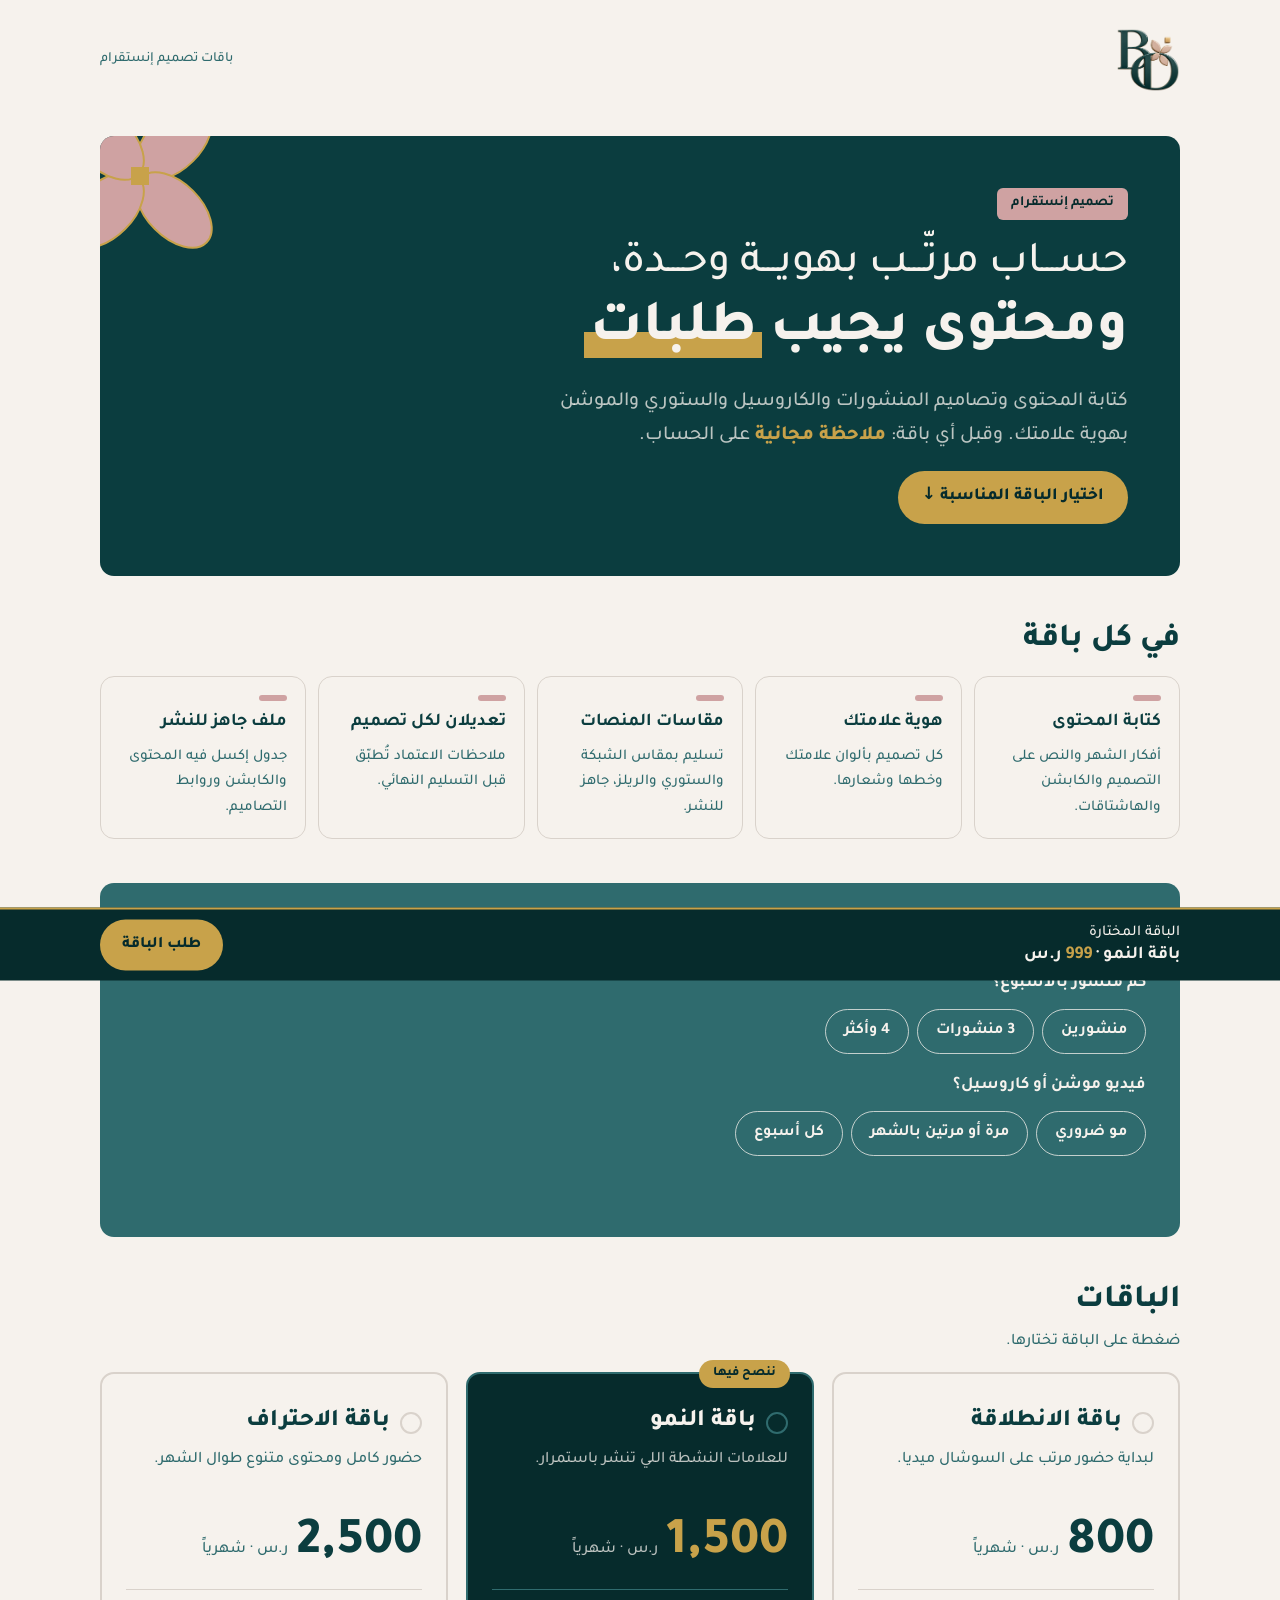
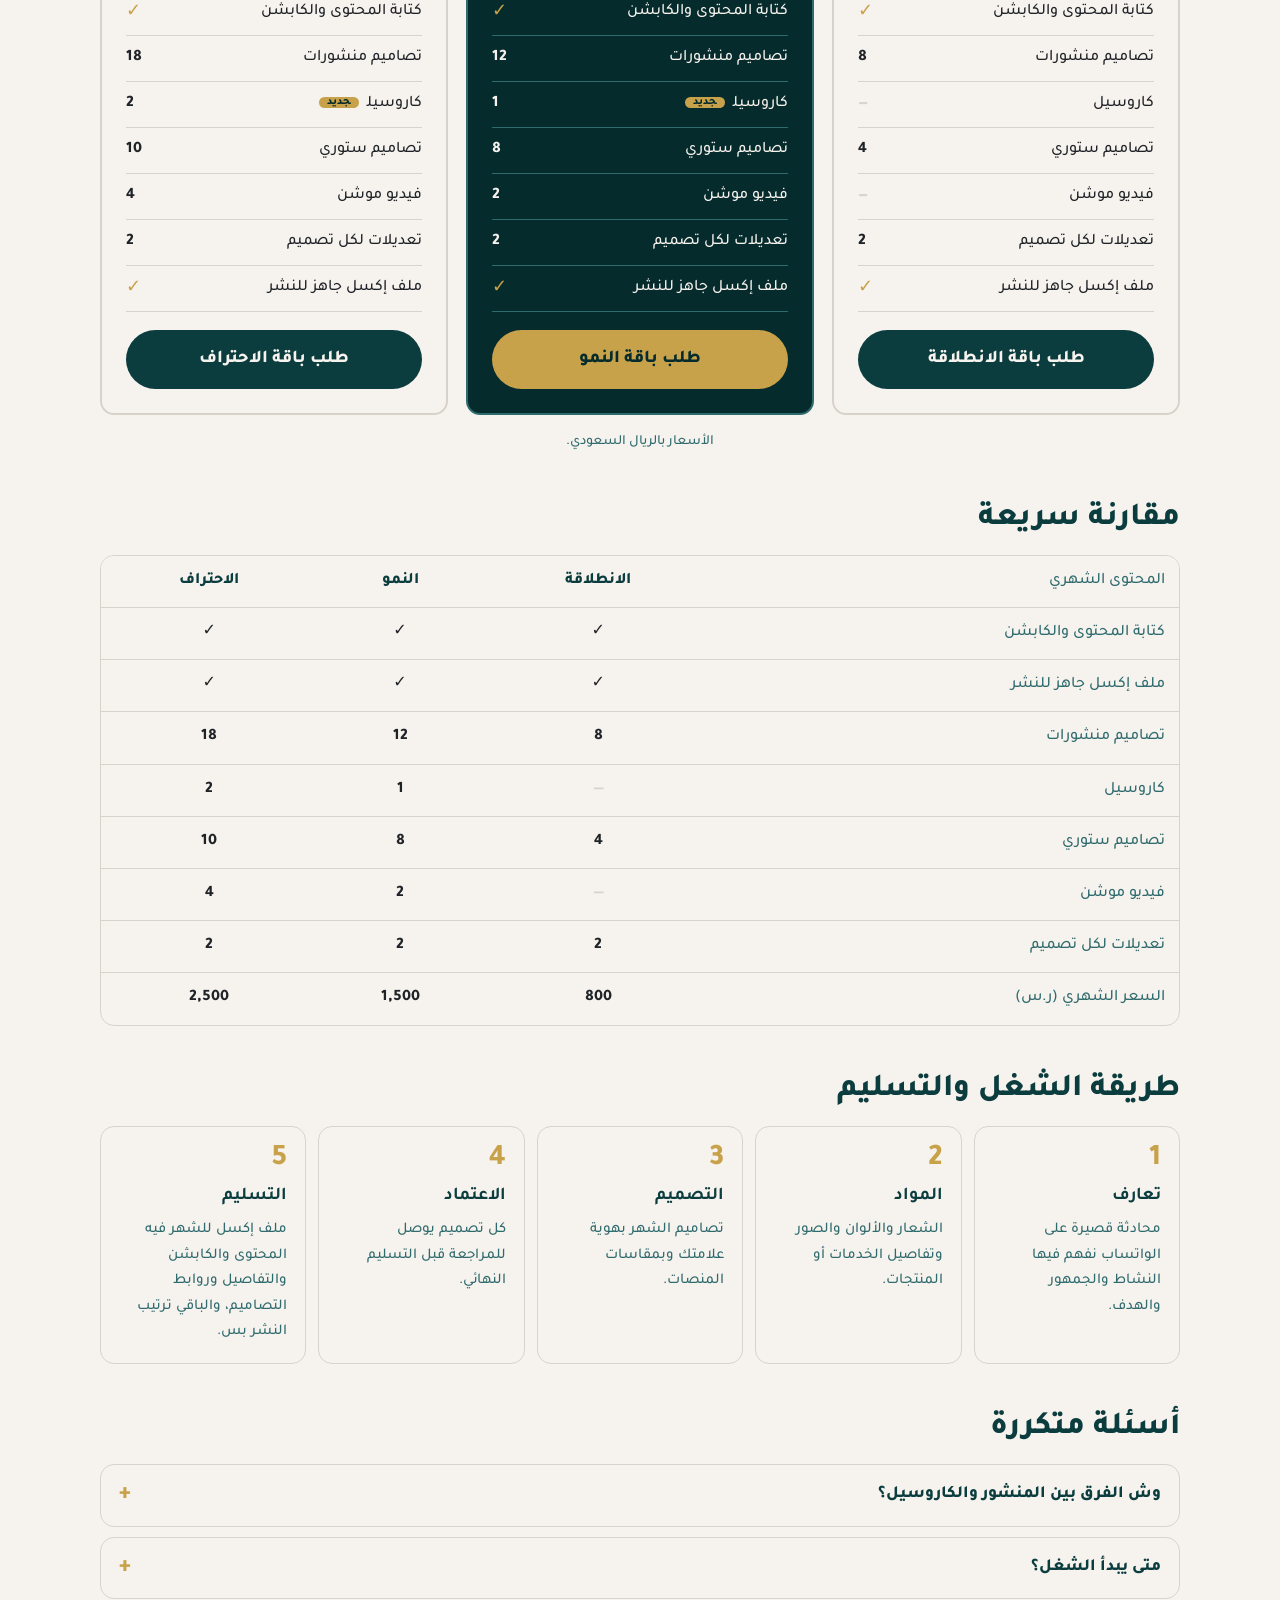
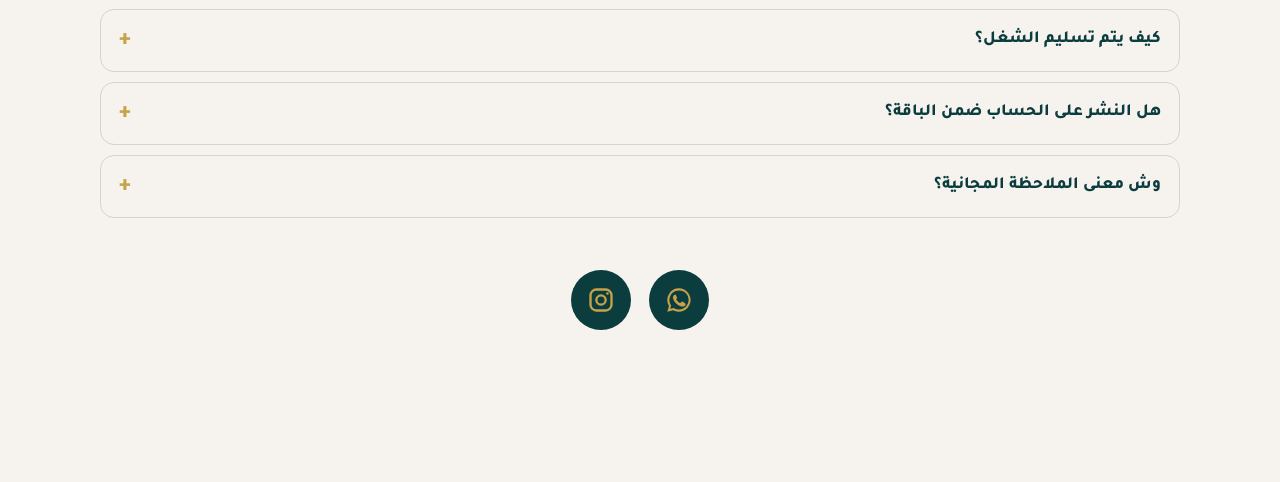
<file: instagram-packages.html>
<!doctype html>
<html lang="ar" dir="rtl">
<head>
<meta charset="utf-8">
<meta name="viewport" content="width=device-width, initial-scale=1, viewport-fit=cover">
<meta name="robots" content="noindex, nofollow, noarchive">
<title>باقات تصميم إنستقرام</title>
<script async src="https://www.googletagmanager.com/gtag/js?id=G-868R70M59M"></script>
<script>window.dataLayer=window.dataLayer||[];function gtag(){dataLayer.push(arguments);}gtag('js',new Date());gtag('config','G-868R70M59M');</script>
<meta name="description" content="كتابة المحتوى والتصاميم بهوية علامتك كل شهر: منشورات وكاروسيل وستوري وموشن، وملف جاهز للنشر.">
<meta property="og:type" content="website">
<meta property="og:site_name" content="Binto design">
<meta property="og:locale" content="ar_SA">
<meta property="og:title" content="باقات تصميم إنستقرام — Binto design">
<meta property="og:description" content="كتابة المحتوى والتصاميم بهوية علامتك كل شهر: منشورات وكاروسيل وستوري وموشن، وملف جاهز للنشر.">
<meta property="og:url" content="https://bintodesign.net/ip">
<meta property="og:image" content="https://bintodesign.net/images/og-packages.jpg">
<meta property="og:image:width" content="1200">
<meta property="og:image:height" content="630">
<meta property="og:image:alt" content="باقات تصميم إنستقرام — Binto design">
<meta name="twitter:card" content="summary_large_image">
<meta name="twitter:image" content="https://bintodesign.net/images/og-packages.jpg">
<link rel="icon" href="/images/favicon.png">
<style>
@font-face{font-family:"Tajawal";src:url("/fonts/Tajawal-Medium.ttf");font-weight:500}
@font-face{font-family:"Tajawal";src:url("/fonts/Tajawal-Bold.ttf");font-weight:700}
@font-face{font-family:"Tajawal";src:url("/fonts/Tajawal-ExtraBold.ttf");font-weight:800}
:root{--night:#062B2C;--teal:#0B3D3F;--teal2:#2F6B6E;--gold:#C8A24A;--rose:#CFA2A2;--sand:#F6F2ED;--ink:#1F2328;--line:#D9D2CB;
--soft:rgba(246,242,237,.75);--f:"Tajawal",system-ui,"Segoe UI",Tahoma,sans-serif;--ease:cubic-bezier(.2,.8,.2,1);color-scheme:light}
*{box-sizing:border-box}
[hidden]{display:none!important}
html{scroll-behavior:smooth}
html,body{margin:0;background:var(--sand);color:var(--ink)}
body{font-family:var(--f);font-size:17px;line-height:1.7;padding-left:max(16px,env(safe-area-inset-left,0px));padding-right:max(16px,env(safe-area-inset-right,0px));padding-bottom:96px}
.wrap{max-width:1080px;margin-inline:auto;padding-block:28px 48px;display:grid;gap:44px}
h1,h2,h3,p{margin:0}
h1,h2{text-wrap:balance;line-height:1.25}
button{font:inherit;cursor:pointer}
:focus-visible{outline:3px solid var(--gold);outline-offset:3px}
.top{display:flex;justify-content:space-between;align-items:center;gap:12px}
.top img{width:64px;height:auto}
.top span{font-size:14px;color:var(--teal2);text-align:left}

/* ===== الهيرو ===== */
.hero{background:var(--teal);color:var(--sand);border-radius:14px;padding:clamp(26px,5vw,52px);display:grid;gap:18px;position:relative;overflow:hidden}
.hero svg.fl{position:absolute;left:-60px;top:-60px;width:200px;height:200px;animation:spin 40s linear infinite}
@keyframes spin{to{transform:rotate(360deg)}}
.hero .tag{justify-self:start;background:var(--rose);color:var(--night);font-weight:700;font-size:14px;padding:4px 14px;border-radius:6px}
.hero h1{display:grid;gap:2px}
.hero h1 .l,.hero h1 .b{white-space:nowrap}
.hero h1 .l{font-size:min(44px,5.3vw);font-weight:500}
.hero h1 .b{font-size:min(58px,7.4vw);font-weight:800}
.m{position:relative;display:inline-block;z-index:0}
.m::before{content:"";position:absolute;inset:52% -6px 12% -6px;background:var(--gold);z-index:-1;transform-origin:right;animation:bar .8s .5s var(--ease) both}
@keyframes bar{from{transform:scaleX(0)}}
.hero .m{color:var(--sand)}
.hero p{font-size:clamp(17px,2vw,20px);max-width:54ch;color:var(--soft)}
.hero .free{color:var(--gold);font-weight:800}
.timer{display:flex;align-items:center;gap:10px;flex-wrap:wrap}
.timer>span{font-size:15px;color:var(--soft)}
.tbox{display:flex;gap:8px;direction:rtl}
.tbox div{min-width:62px;background:var(--night);border:1px solid var(--teal2);border-radius:10px;padding:6px 8px;text-align:center;line-height:1.1}
.tbox b{display:block;font-size:26px;font-weight:800;color:var(--gold);font-variant-numeric:tabular-nums}
.tbox small{font-size:12px;color:var(--soft)}
.hero .go{justify-self:start;display:inline-flex;align-items:center;gap:8px;background:var(--gold);color:var(--night);font-weight:800;font-size:17px;border:0;border-radius:999px;padding:12px 24px;text-decoration:none;transition:transform .25s var(--ease)}
.hero .go:hover{transform:translateY(-2px)}

/* ===== الأقسام ===== */
.sec{display:grid;gap:16px}
.sec>h2{font-size:clamp(24px,3.4vw,32px);font-weight:800;color:var(--teal)}
.sec>p.sub{color:var(--teal2);font-size:16px;margin-top:-8px}

/* ===== وش يناسبكم ===== */
.quiz{background:var(--teal2);color:var(--sand);border-radius:14px;padding:clamp(22px,4vw,34px);display:grid;gap:18px}
.quiz h2{font-size:clamp(22px,3vw,28px);font-weight:800}
.quiz h2 .m{color:var(--sand)}
.q{display:grid;gap:10px}
.q>b{font-size:17px}
.chips{display:flex;gap:8px;flex-wrap:wrap}
.chip{background:transparent;color:var(--sand);border:1.5px solid var(--soft);border-radius:999px;padding:8px 18px;font-weight:700;font-size:16px;transition:background .2s,color .2s,border-color .2s}
.chip:hover{border-color:var(--gold)}
.chip[aria-pressed="true"]{background:var(--gold);border-color:var(--gold);color:var(--night)}
.ans{min-height:1.7em;font-size:17px;font-weight:700}
.ans b{color:var(--gold)}
.ans a{color:var(--sand);font-weight:800;margin-inline-start:6px}

/* ===== البطاقات ===== */
.cards{display:grid;grid-template-columns:repeat(auto-fit,minmax(min(100%,300px),1fr));gap:18px;align-items:stretch}
.card{position:relative;background:var(--sand);border:2px solid var(--line);border-radius:14px;padding:28px 24px 24px;display:flex;flex-direction:column;gap:18px;min-width:0;cursor:pointer;transition:translate .35s var(--ease),border-color .25s}
.card:hover{translate:0 -4px}
.card.main{background:var(--night);color:var(--sand);border-color:var(--teal2)}
.card.sel{border-color:var(--gold);translate:0 -6px}
.card .head{display:grid;gap:4px}
.card h3{font-size:24px;font-weight:800;color:var(--teal);display:flex;align-items:center;gap:10px}
.card.main h3{color:var(--sand)}
.card .dot{width:22px;height:22px;flex:none;border-radius:50%;border:2px solid var(--line);display:grid;place-items:center;transition:border-color .2s}
.card.main .dot{border-color:var(--teal2)}
.card .dot::after{content:"";width:10px;height:10px;border-radius:50%;background:var(--gold);transform:scale(0);transition:transform .25s var(--ease)}
.card.sel .dot{border-color:var(--gold)}
.card.sel .dot::after{transform:scale(1)}
.card .for{font-size:16px;color:var(--teal2);min-height:3.4em}
.card.main .for{color:var(--soft)}
.flag{position:absolute;top:-14px;right:22px;background:var(--gold);color:var(--night);font-size:13px;font-weight:800;padding:3px 14px;border-radius:999px}
.fit{position:absolute;top:-14px;left:22px;background:var(--rose);color:var(--night);font-size:13px;font-weight:800;padding:3px 14px;border-radius:999px;animation:pop .4s var(--ease)}
@keyframes pop{from{transform:scale(.6);opacity:0}}
.pricebox{display:grid;gap:6px;justify-items:start}
.offer{font-size:13px;font-weight:800;color:var(--night);background:var(--rose);padding:3px 12px;border-radius:6px}
.card.main .offer{background:var(--gold)}
.price{display:flex;align-items:baseline;gap:8px;flex-wrap:wrap}
.price b{font-size:52px;font-weight:800;line-height:1;color:var(--teal);font-variant-numeric:tabular-nums}
.card.main .price b{color:var(--gold)}
.price span{font-size:16px;font-weight:500;color:var(--teal2)}
.card.main .price span{color:var(--soft)}
.after{font-size:14px;color:var(--teal2)}
.after s{font-weight:700;text-decoration-thickness:2px;font-variant-numeric:tabular-nums}
.after em{font-style:normal;font-weight:800;color:var(--teal)}
.card.main .after{color:var(--soft)}
.card.main .after em{color:var(--gold)}
.rows{display:grid;border-top:1px solid var(--line)}
.card.main .rows{border-color:var(--teal2)}
.row{display:flex;justify-content:space-between;align-items:center;gap:12px;min-height:46px;border-bottom:1px solid var(--line);font-size:16px}
.card.main .row{border-color:var(--teal2)}
.row b{font-weight:800;white-space:nowrap;font-variant-numeric:tabular-nums}
.row .no{color:var(--line);font-weight:700}
.row .ok{color:var(--gold);font-size:18px}
.card.main .row .no{color:var(--teal2)}
.row.new span::after{content:"جديد";font-size:11px;font-weight:800;background:var(--gold);color:var(--night);border-radius:999px;padding:0 8px;margin-inline-start:8px;vertical-align:2px}
.pick{margin-top:auto;display:block;text-align:center;text-decoration:none;font-weight:800;font-size:18px;border-radius:999px;padding:14px 20px;background:var(--teal);color:var(--sand);transition:transform .25s var(--ease)}
.pick:hover{transform:scale(1.02)}
.card.main .pick{background:var(--gold);color:var(--night)}
.small{font-size:14px;color:var(--teal2);text-align:center}

/* ===== مقارنة ===== */
.cmp{overflow-x:auto;border:1px solid var(--line);border-radius:14px}
.cmp table{width:100%;border-collapse:collapse;font-size:16px}
@media (max-width:560px){.cmp table{font-size:14px}.cmp th,.cmp td{padding:10px 6px}}
.cmp th,.cmp td{padding:12px 14px;text-align:center;border-bottom:1px solid var(--line)}
.cmp th:first-child,.cmp td:first-child{text-align:right;color:var(--teal2);font-weight:500}
.cmp thead th{font-weight:800;color:var(--teal);background:var(--sand)}
.cmp tbody td{font-weight:800;font-variant-numeric:tabular-nums}
.cmp tr:last-child td{border-bottom:0}
.cmp .hl{background:var(--teal);color:var(--sand)}
.cmp thead .hl{background:var(--teal);color:var(--gold)}
.cmp .hl.no,.cmp .no{color:var(--line)}
.cmp td,.cmp th{transition:background .25s,color .25s}

/* ===== الخطوات والالتزام ===== */
.steps{display:grid;grid-template-columns:repeat(auto-fit,minmax(min(100%,170px),1fr));gap:12px;counter-reset:s}
.step{background:var(--sand);border:1px solid var(--line);border-radius:14px;padding:18px;display:grid;gap:6px;align-content:start}
.step::before{counter-increment:s;content:counter(s);font-size:30px;font-weight:800;color:var(--gold);line-height:1}
.steps.inc .step::before{content:"";display:block;width:28px;height:6px;border-radius:3px;background:var(--rose)}
.step b{font-size:18px;color:var(--teal)}
.step p{font-size:15px;color:var(--teal2)}
.promise{display:grid;grid-template-columns:repeat(auto-fit,minmax(min(100%,280px),1fr));gap:12px}
.promise div{display:flex;gap:12px;align-items:flex-start;background:var(--teal2);color:var(--sand);border-radius:14px;padding:14px 16px;font-size:16px}
.promise svg{flex:none;margin-top:4px}

/* ===== أسئلة ===== */
.faq{display:grid;gap:10px}
.faq details{border:1px solid var(--line);border-radius:14px;padding:0 18px;background:var(--sand)}
.faq summary{list-style:none;cursor:pointer;padding:16px 0;font-weight:800;color:var(--teal);display:flex;justify-content:space-between;gap:12px;align-items:center}
.faq summary::-webkit-details-marker{display:none}
.faq summary::after{content:"+";font-size:24px;line-height:1;color:var(--gold);transition:transform .25s var(--ease)}
.faq details[open] summary::after{transform:rotate(45deg)}
.faq details p{padding:0 0 16px;color:var(--teal2);font-size:16px}

.foot{display:flex;justify-content:center;gap:18px;padding-block:8px}
.foot a{width:60px;height:60px;border-radius:50%;background:var(--teal);display:grid;place-items:center;transition:transform .25s var(--ease),background .25s}
.foot a:hover{transform:translateY(-3px);background:var(--teal2)}

/* ===== الشريط السفلي ===== */
.bar{position:fixed;inset-inline:0;bottom:0;z-index:10;padding:10px max(16px,env(safe-area-inset-left,0px)) calc(10px + env(safe-area-inset-bottom,0px));background:var(--night);border-top:2px solid var(--gold);transform:translateY(110%);transition:transform .4s var(--ease)}
.bar.on{transform:none}
.bar .in{max-width:1080px;margin-inline:auto;display:flex;align-items:center;justify-content:space-between;gap:12px}
.bar p{color:var(--sand);font-size:15px;line-height:1.4}
.bar p b{display:block;font-size:18px}
.bar p b em{font-style:normal;color:var(--gold)}
.bar a{flex:none;background:var(--gold);color:var(--night);font-weight:800;text-decoration:none;border-radius:999px;padding:12px 22px;font-size:16px}

/* ===== الظهور عند التمرير (بالسكربت فقط) ===== */
.js .rv{opacity:0;transform:translateY(24px);transition:opacity .7s var(--ease),transform .7s var(--ease),translate .35s var(--ease),border-color .25s}
.js .rv.in{opacity:1;transform:none}
@media (prefers-reduced-motion:reduce){
  *,*::before,*::after{animation:none!important;transition:none!important}
  .js .rv{opacity:1;transform:none}
  html{scroll-behavior:auto}
}
</style>
</head>
<body>
<div class="wrap">
  <div class="top"><img src="/images/logo-dark.png" alt="شعار بنتو"><span id="topnote">باقات تصميم إنستقرام · عرض خاص حتى 30 نوفمبر</span></div>

  <header class="hero">
    <svg class="fl" viewBox="0 0 200 200" aria-hidden="true"><g fill="#CFA2A2" stroke="#C8A24A" stroke-width="2"><ellipse cx="100" cy="52" rx="27" ry="46" transform="rotate(45 100 100)"/><ellipse cx="100" cy="52" rx="27" ry="46" transform="rotate(135 100 100)"/><ellipse cx="100" cy="52" rx="27" ry="46" transform="rotate(225 100 100)"/><ellipse cx="100" cy="52" rx="27" ry="46" transform="rotate(315 100 100)"/></g><rect x="91" y="91" width="18" height="18" fill="#C8A24A"/></svg>
    <span class="tag">تصميم إنستقرام</span>
    <h1><span class="l">حســـاب مرتّـــب بهويـــة وحـــدة،</span><span class="b">ومحتوى يجيب <span class="m">طلبات</span></span></h1>
    <p>كتابة المحتوى وتصاميم المنشورات والكاروسيل والستوري والموشن بهوية علامتك. وقبل أي باقة: <span class="free">ملاحظة مجانية</span> على الحساب.</p>
    <div class="timer" id="timer" role="timer" aria-label="الوقت المتبقي على نهاية العرض">
      <span>ينتهي العرض خلال</span>
      <div class="tbox"><div><b id="td">–</b><small>يوم</small></div><div><b id="th">–</b><small>ساعة</small></div><div><b id="tm">–</b><small>دقيقة</small></div><div><b id="ts">–</b><small>ثانية</small></div></div>
    </div>
    <a class="go" href="#fit">اختيار الباقة المناسبة ↓</a>
  </header>

  <section class="sec rv">
    <h2>في كل باقة</h2>
    <div class="steps inc">
      <div class="step"><b>كتابة المحتوى</b><p>أفكار الشهر والنص على التصميم والكابشن والهاشتاقات.</p></div>
      <div class="step"><b>هوية علامتك</b><p>كل تصميم بألوان علامتك وخطها وشعارها.</p></div>
      <div class="step"><b>مقاسات المنصات</b><p>تسليم بمقاس الشبكة والستوري والريلز، جاهز للنشر.</p></div>
      <div class="step"><b>تعديلان لكل تصميم</b><p>ملاحظات الاعتماد تُطبّق قبل التسليم النهائي.</p></div>
      <div class="step"><b>ملف جاهز للنشر</b><p>جدول إكسل فيه المحتوى والكابشن وروابط التصاميم.</p></div>
    </div>
  </section>

  <section class="quiz rv" id="fit" aria-labelledby="fit-h">
    <h2 id="fit-h">وش <span class="m">يناسبكم</span>؟ سؤالين بس</h2>
    <div class="q"><b>كم منشور بالأسبوع؟</b>
      <div class="chips" data-q="posts">
        <button class="chip" data-v="0" aria-pressed="false">منشورين</button>
        <button class="chip" data-v="1" aria-pressed="false">3 منشورات</button>
        <button class="chip" data-v="2" aria-pressed="false">4 وأكثر</button>
      </div></div>
    <div class="q"><b>فيديو موشن أو كاروسيل؟</b>
      <div class="chips" data-q="motion">
        <button class="chip" data-v="0" aria-pressed="false">مو ضروري</button>
        <button class="chip" data-v="1" aria-pressed="false">مرة أو مرتين بالشهر</button>
        <button class="chip" data-v="2" aria-pressed="false">كل أسبوع</button>
      </div></div>
    <p class="ans" id="ans" aria-live="polite"></p>
  </section>

  <section class="sec" id="plans">
    <h2>الباقات</h2>
    <p class="sub" id="plansub">أسعار العرض سارية حتى 30 نوفمبر 2026.</p>
    <div class="cards">
      <article class="card rv" data-k="start" tabindex="0" role="radio" aria-checked="false">
        <div class="head"><h3><span class="dot" aria-hidden="true"></span>باقة الانطلاقة</h3><p class="for">لبداية حضور مرتب على السوشال ميديا.</p></div>
        <div class="pricebox"><span class="offer" data-o>عرض خاص</span><div class="price"><b id="p-start">499</b><span>ر.س · شهرياً</span></div><span class="after" data-a>بعد العرض: <s id="s-start">800</s> ر.س · توفير <em id="v-start">301</em></span></div>
        <div class="rows">
          <div class="row"><span>كتابة المحتوى والكابشن</span><b class="ok">✓</b></div>
          <div class="row"><span>تصاميم منشورات</span><b>8</b></div>
          <div class="row"><span>كاروسيل</span><b class="no">—</b></div>
          <div class="row"><span>تصاميم ستوري</span><b>4</b></div>
          <div class="row"><span>فيديو موشن</span><b class="no">—</b></div>
          <div class="row"><span>تعديلات لكل تصميم</span><b>2</b></div>
          <div class="row"><span>ملف إكسل جاهز للنشر</span><b class="ok">✓</b></div>
        </div>
        <a class="pick" id="w-start" href="https://wa.me/966534189330">طلب باقة الانطلاقة</a>
      </article>
      <article class="card main rv" data-k="grow" tabindex="0" role="radio" aria-checked="false">
        <span class="flag">ننصح فيها</span>
        <div class="head"><h3><span class="dot" aria-hidden="true"></span>باقة النمو</h3><p class="for">للعلامات النشطة اللي تنشر باستمرار.</p></div>
        <div class="pricebox"><span class="offer" data-o>عرض خاص</span><div class="price"><b id="p-grow">999</b><span>ر.س · شهرياً</span></div><span class="after" data-a>بعد العرض: <s id="s-grow">1,500</s> ر.س · توفير <em id="v-grow">501</em></span></div>
        <div class="rows">
          <div class="row"><span>كتابة المحتوى والكابشن</span><b class="ok">✓</b></div>
          <div class="row"><span>تصاميم منشورات</span><b>12</b></div>
          <div class="row new"><span>كاروسيل</span><b>1</b></div>
          <div class="row"><span>تصاميم ستوري</span><b>8</b></div>
          <div class="row"><span>فيديو موشن</span><b>2</b></div>
          <div class="row"><span>تعديلات لكل تصميم</span><b>2</b></div>
          <div class="row"><span>ملف إكسل جاهز للنشر</span><b class="ok">✓</b></div>
        </div>
        <a class="pick" id="w-grow" href="https://wa.me/966534189330">طلب باقة النمو</a>
      </article>
      <article class="card rv" data-k="pro" tabindex="0" role="radio" aria-checked="false">
        <div class="head"><h3><span class="dot" aria-hidden="true"></span>باقة الاحتراف</h3><p class="for">حضور كامل ومحتوى متنوع طوال الشهر.</p></div>
        <div class="pricebox"><span class="offer" data-o>عرض خاص</span><div class="price"><b id="p-pro">1,699</b><span>ر.س · شهرياً</span></div><span class="after" data-a>بعد العرض: <s id="s-pro">2,500</s> ر.س · توفير <em id="v-pro">801</em></span></div>
        <div class="rows">
          <div class="row"><span>كتابة المحتوى والكابشن</span><b class="ok">✓</b></div>
          <div class="row"><span>تصاميم منشورات</span><b>18</b></div>
          <div class="row new"><span>كاروسيل</span><b>2</b></div>
          <div class="row"><span>تصاميم ستوري</span><b>10</b></div>
          <div class="row"><span>فيديو موشن</span><b>4</b></div>
          <div class="row"><span>تعديلات لكل تصميم</span><b>2</b></div>
          <div class="row"><span>ملف إكسل جاهز للنشر</span><b class="ok">✓</b></div>
        </div>
        <a class="pick" id="w-pro" href="https://wa.me/966534189330">طلب باقة الاحتراف</a>
      </article>
    </div>
    <p class="small">الأسعار بالريال السعودي.</p>
  </section>

  <section class="sec rv">
    <h2>مقارنة سريعة</h2>
    <div class="cmp"><table id="cmp">
      <thead><tr><th scope="col">المحتوى الشهري</th><th scope="col" data-c="start">الانطلاقة</th><th scope="col" data-c="grow">النمو</th><th scope="col" data-c="pro">الاحتراف</th></tr></thead>
      <tbody>
        <tr><td>كتابة المحتوى والكابشن</td><td data-c="start">✓</td><td data-c="grow">✓</td><td data-c="pro">✓</td></tr>
        <tr><td>ملف إكسل جاهز للنشر</td><td data-c="start">✓</td><td data-c="grow">✓</td><td data-c="pro">✓</td></tr>
        <tr><td>تصاميم منشورات</td><td data-c="start">8</td><td data-c="grow">12</td><td data-c="pro">18</td></tr>
        <tr><td>كاروسيل</td><td data-c="start" class="no">—</td><td data-c="grow">1</td><td data-c="pro">2</td></tr>
        <tr><td>تصاميم ستوري</td><td data-c="start">4</td><td data-c="grow">8</td><td data-c="pro">10</td></tr>
        <tr><td>فيديو موشن</td><td data-c="start" class="no">—</td><td data-c="grow">2</td><td data-c="pro">4</td></tr>
        <tr><td>تعديلات لكل تصميم</td><td data-c="start">2</td><td data-c="grow">2</td><td data-c="pro">2</td></tr>
        <tr><td>السعر الشهري (ر.س)</td><td data-c="start" id="c-start">499</td><td data-c="grow" id="c-grow">999</td><td data-c="pro" id="c-pro">1,699</td></tr>
      </tbody>
    </table></div>
  </section>

  <section class="sec rv">
    <h2>طريقة الشغل والتسليم</h2>
    <div class="steps">
      <div class="step"><b>تعارف</b><p>محادثة قصيرة على الواتساب نفهم فيها النشاط والجمهور والهدف.</p></div>
      <div class="step"><b>المواد</b><p>الشعار والألوان والصور وتفاصيل الخدمات أو المنتجات.</p></div>
      <div class="step"><b>التصميم</b><p>تصاميم الشهر بهوية علامتك وبمقاسات المنصات.</p></div>
      <div class="step"><b>الاعتماد</b><p>كل تصميم يوصل للمراجعة قبل التسليم النهائي.</p></div>
      <div class="step"><b>التسليم</b><p>ملف إكسل للشهر فيه المحتوى والكابشن والتفاصيل وروابط التصاميم، والباقي ترتيب النشر بس.</p></div>
    </div>
  </section>


  <section class="sec rv">
    <h2>أسئلة متكررة</h2>
    <div class="faq">
      <details><summary>وش الفرق بين المنشور والكاروسيل؟</summary><p>المنشور تصميم واحد، والكاروسيل مجموعة شرائح يتم تصفّحها بالسحب، وتناسب الشرح والخطوات والمقارنات.</p></details>
      <details><summary>متى يبدأ الشغل؟</summary><p>بعد التحويل البنكي مباشرة، ونبدأ بمحادثة التعارف وجمع المواد.</p></details>
      <details><summary>كيف يتم تسليم الشغل؟</summary><p>ملف إكسل للشهر، فيه لكل منشور: التاريخ المقترح، والنص على التصميم، والكابشن، والهاشتاقات، ورابط التصميم.</p></details>
      <details><summary>هل النشر على الحساب ضمن الباقة؟</summary><p>النشر من طرفكم، والملف يجي مرتب بحيث يكون النشر نسخ ولصق.</p></details>
      <details><summary>وش معنى الملاحظة المجانية؟</summary><p>نظرة على الحساب الحالي وملاحظة عملية وحدة للتحسين، بلا أي التزام.</p></details>
    </div>
  </section>

  <nav class="foot rv" aria-label="التواصل">
    <a href="https://wa.me/966534189330" aria-label="الواتساب" target="_blank" rel="noopener"><svg width="28" height="28" viewBox="0 0 24 24" aria-hidden="true"><path fill="#C8A24A" d="M12 2a10 10 0 0 0-8.6 15.1L2 22l5-1.3A10 10 0 1 0 12 2zm0 18.2a8.2 8.2 0 0 1-4.2-1.2l-.3-.2-3 .8.8-2.9-.2-.3A8.2 8.2 0 1 1 12 20.2zm4.5-6.1c-.2-.1-1.5-.7-1.7-.8-.2-.1-.4-.1-.6.1l-.8 1c-.1.2-.3.2-.5.1a6.7 6.7 0 0 1-3.3-2.9c-.3-.4.2-.4.7-1.4.1-.2 0-.3 0-.4l-.8-1.8c-.2-.5-.4-.4-.6-.4h-.5c-.2 0-.4.1-.7.3-.2.3-.9.9-.9 2.2s1 2.6 1.1 2.7c.1.2 1.9 2.9 4.6 4.1 1.7.7 2.4.8 3.2.7.5-.1 1.5-.6 1.8-1.2.2-.6.2-1.1.1-1.2l-.5-.3z"/></svg></a>
    <a href="https://www.instagram.com/bintodesign/" aria-label="إنستقرام" target="_blank" rel="noopener"><svg width="28" height="28" viewBox="0 0 24 24" fill="none" stroke="#C8A24A" stroke-width="2" aria-hidden="true"><rect x="3" y="3" width="18" height="18" rx="5"/><circle cx="12" cy="12" r="4"/><circle cx="17.5" cy="6.5" r="1.1" fill="#C8A24A" stroke="none"/></svg></a>
  </nav>
</div>

<div class="bar" id="bar" aria-live="polite"><div class="in"><p>الباقة المختارة<b id="bar-n">باقة النمو · <em>999</em> ر.س</b></p><a id="bar-w" href="https://wa.me/966534189330">طلب الباقة</a></div></div>

<script>
document.documentElement.classList.add('js');
/* ===== الأسعار: التعديل هنا فقط =====
   offer = سعر العرض، base = السعر بعد العرض، until = نهاية العرض */
const UNTIL='2026-11-30T23:59:59+03:00';
const PLANS={
  start:{name:'باقة الانطلاقة',offer:499,base:800},
  grow:{name:'باقة النمو',offer:999,base:1500},
  pro:{name:'باقة الاحتراف',offer:1699,base:2500}
};
const WA='https://wa.me/966534189330?text=';
const fmt=n=>n.toLocaleString('en-US');
const $=id=>document.getElementById(id);
const end=new Date(UNTIL).getTime();
const live=Date.now()<end;
const price=k=>live?PLANS[k].offer:PLANS[k].base;
const msg=k=>WA+encodeURIComponent('السلام عليكم، طلب «'+PLANS[k].name+'» لتصميم إنستقرام ('+fmt(price(k))+' ريال شهرياً). وش الخطوة الجاية؟');

for(const k in PLANS){
  const p=PLANS[k];
  $('p-'+k).textContent=fmt(price(k));$('p-'+k).dataset.n=price(k);
  $('s-'+k).textContent=fmt(p.base);$('v-'+k).textContent=fmt(p.base-p.offer);
  $('c-'+k).textContent=fmt(price(k));
  $('w-'+k).href=msg(k);
}
if(!live){
  document.querySelectorAll('[data-o],[data-a]').forEach(e=>e.hidden=true);
  $('timer').hidden=true;
  $('plansub').textContent='ضغطة على الباقة تختارها.';
  $('topnote').textContent='باقات تصميم إنستقرام';
}

/* العدّاد */
function tick(){
  const d=Math.max(0,end-Date.now());
  if(d<=0){$('timer').hidden=true;return}
  const s=Math.floor(d/1000);
  $('td').textContent=Math.floor(s/86400);
  $('th').textContent=String(Math.floor(s%86400/3600)).padStart(2,'0');
  $('tm').textContent=String(Math.floor(s%3600/60)).padStart(2,'0');
  $('ts').textContent=String(s%60).padStart(2,'0');
}
if(live){tick();setInterval(tick,1000)}

/* اختيار الباقة */
const cards=[...document.querySelectorAll('.card')];
let current=null;
function select(k,scroll){
  current=k;
  cards.forEach(c=>{const on=c.dataset.k===k;c.classList.toggle('sel',on);c.setAttribute('aria-checked',on)});
  document.querySelectorAll('#cmp [data-c]').forEach(c=>c.classList.toggle('hl',c.dataset.c===k));
  $('bar-n').innerHTML=PLANS[k].name+' · <em>'+fmt(price(k))+'</em> ر.س';
  $('bar-w').href=msg(k);
  $('bar').classList.add('on');
  if(scroll){document.querySelector('.card[data-k="'+k+'"]').scrollIntoView({behavior:matchMedia('(prefers-reduced-motion:reduce)').matches?'auto':'smooth',block:'center'})}
}
cards.forEach(c=>{
  c.addEventListener('click',e=>{if(!e.target.closest('.pick'))select(c.dataset.k)});
  c.addEventListener('keydown',e=>{if(e.key==='Enter'||e.key===' '){e.preventDefault();select(c.dataset.k)}});
});

/* وش يناسبكم */
const ans={};
document.querySelectorAll('.chips').forEach(g=>{
  g.addEventListener('click',e=>{
    const b=e.target.closest('.chip');if(!b)return;
    g.querySelectorAll('.chip').forEach(x=>x.setAttribute('aria-pressed',x===b));
    ans[g.dataset.q]=+b.dataset.v;
    if('posts' in ans&&'motion' in ans){
      const k=['start','grow','pro'][Math.max(ans.posts,ans.motion)];
      document.querySelectorAll('.fit').forEach(f=>f.remove());
      const f=document.createElement('span');f.className='fit';f.textContent='يناسبكم';
      document.querySelector('.card[data-k="'+k+'"]').appendChild(f);
      $('ans').innerHTML='الأنسب لكم: <b>'+PLANS[k].name+'</b> <a href="#plans">عرض الباقة ←</a>';
      select(k,true);
    }
  });
});

/* الظهور عند التمرير + عدّ الأسعار */
const reduce=matchMedia('(prefers-reduced-motion:reduce)').matches;
function countUp(el){
  const n=+el.dataset.n;if(reduce||!n)return;
  const t0=performance.now();
  (function f(t){const p=Math.min(1,(t-t0)/900),e=1-Math.pow(1-p,3);el.textContent=fmt(Math.round(n*e));if(p<1)requestAnimationFrame(f)})(t0);
}
if('IntersectionObserver' in window){
  const io=new IntersectionObserver(es=>es.forEach(en=>{if(en.isIntersecting){en.target.classList.add('in');en.target.querySelectorAll('.price b').forEach(countUp);io.unobserve(en.target)}}),{threshold:.15});
  document.querySelectorAll('.rv').forEach((el,i)=>{if(el.classList.contains('card'))el.style.transitionDelay=(cards.indexOf(el)*120)+'ms';io.observe(el)});
}else{document.querySelectorAll('.rv').forEach(el=>el.classList.add('in'))}
</script>
<script>
/* تتبّع: كل ضغطة على رابط واتساب تُسجَّل بمكانها في الصفحة */
document.addEventListener('click',e=>{const a=e.target.closest('a[href*="wa.me"]');if(!a||!window.gtag)return;
 const box=a.closest('article,section,.bar,.end');gtag('event','whatsapp_click',{page:location.pathname,where:(a.id||(box&&(box.id||box.className))||'page').toString().slice(0,40),label:a.textContent.trim().slice(0,40)})},true);
</script>
</body>
</html>
</file>
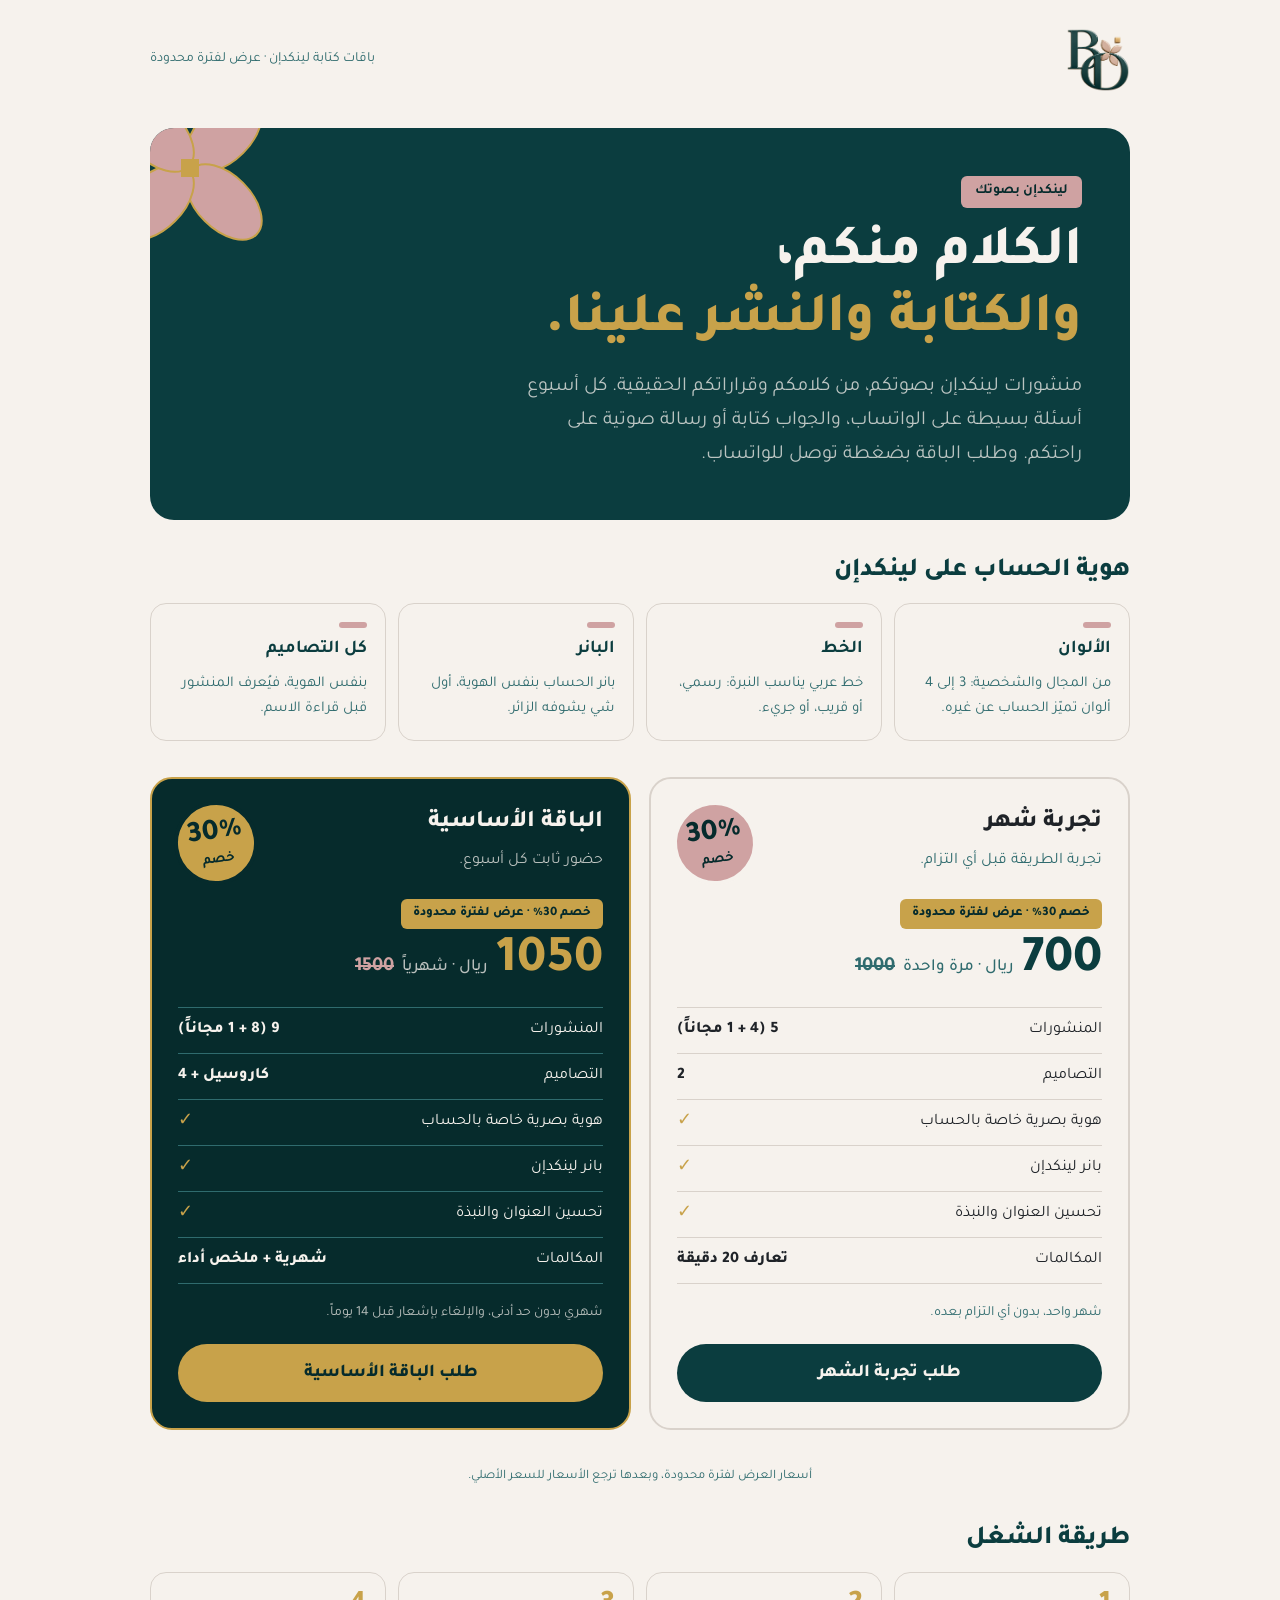
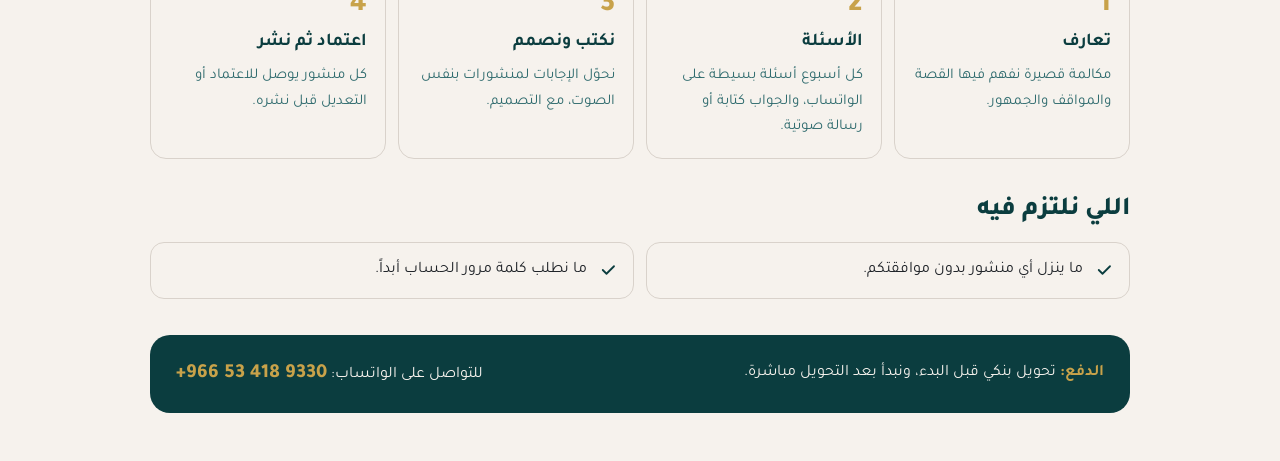
<file: linkedin-packages.html>
<!doctype html>
<html lang="ar" dir="rtl">
<head>
<meta charset="utf-8">
<meta name="viewport" content="width=device-width, initial-scale=1, viewport-fit=cover">
<meta name="robots" content="noindex, nofollow">
<title>باقات لينكدإن بصوتك</title>
<script async src="https://www.googletagmanager.com/gtag/js?id=G-868R70M59M"></script>
<script>window.dataLayer=window.dataLayer||[];function gtag(){dataLayer.push(arguments);}gtag('js',new Date());gtag('config','G-868R70M59M');</script>
<meta name="description" content="الكلام منكم، والكتابة والنشر علينا: منشورات لينكدإن بصوتكم مع التصميم.">
<meta property="og:type" content="website">
<meta property="og:site_name" content="Binto design">
<meta property="og:locale" content="ar_SA">
<meta property="og:title" content="باقات لينكدإن — Binto design">
<meta property="og:description" content="الكلام منكم، والكتابة والنشر علينا: منشورات لينكدإن بصوتكم مع التصميم.">
<meta property="og:url" content="https://bintodesign.net/p">
<meta property="og:image" content="https://bintodesign.net/images/og-linkedin.jpg">
<meta property="og:image:width" content="1200">
<meta property="og:image:height" content="630">
<meta property="og:image:alt" content="باقات لينكدإن — Binto design">
<meta name="twitter:card" content="summary_large_image">
<meta name="twitter:image" content="https://bintodesign.net/images/og-linkedin.jpg">
<link rel="icon" href="/images/favicon.png">
<style>
@font-face{font-family:"Tajawal";src:url("/fonts/Tajawal-Regular.ttf");font-weight:400}
@font-face{font-family:"Tajawal";src:url("/fonts/Tajawal-Medium.ttf");font-weight:500}
@font-face{font-family:"Tajawal";src:url("/fonts/Tajawal-Bold.ttf");font-weight:700}
@font-face{font-family:"Tajawal";src:url("/fonts/Tajawal-ExtraBold.ttf");font-weight:800}
:root{--night:#062B2C;--teal:#0B3D3F;--teal2:#2F6B6E;--gold:#C8A24A;--rose:#CFA2A2;--sand:#F6F2ED;--ink:#1F2328;--line:#D9D2CB;--mute:#2F6B6E;--soft:rgba(246,242,237,.75);
--f:"Tajawal",system-ui,"Segoe UI",Tahoma,sans-serif;color-scheme:light}
*{box-sizing:border-box}
[hidden]{display:none!important}
.card{position:relative}
.card .k .badge{display:none}
.stamp{position:absolute;top:-18px;left:18px;width:92px;height:92px;border-radius:999px;background:var(--rose);color:var(--night);display:grid;place-items:center;text-align:center;line-height:1;transform:rotate(-10deg);border:4px solid var(--sand)}
.stamp b{display:block;font-size:30px;font-weight:800}.stamp span{display:block;font-size:14px;font-weight:700;margin-top:4px}
.card.main .stamp{background:var(--gold);color:var(--night);border-color:var(--night)}

html,body{margin:0;background:var(--sand);color:var(--ink)}
body{font-family:var(--f);font-size:17px;line-height:1.7;padding-left:max(16px,env(safe-area-inset-left,0px));padding-right:max(16px,env(safe-area-inset-right,0px))}
.wrap{max-width:980px;margin-inline:auto;padding-block:28px 48px;display:grid;gap:36px}
h1,h2,h3,p{margin:0}
h1,h2{text-wrap:balance;line-height:1.2}
.top{display:flex;justify-content:space-between;align-items:center;gap:12px}
.top img{width:64px;height:auto}
.top span{font-size:14px;color:var(--mute)}
.hero{background:var(--teal);color:var(--sand);border-radius:24px;padding:clamp(26px,5vw,48px);display:grid;gap:14px;position:relative;overflow:hidden}
.hero svg.fl{position:absolute;left:-60px;top:-60px;width:200px;height:200px}
.hero .tag{justify-self:start;background:var(--rose);color:var(--night);font-weight:700;font-size:14px;padding:4px 14px;border-radius:6px}
.hero h1{font-size:clamp(32px,5.4vw,56px);font-weight:800}
.hero h1 em{font-style:normal;color:var(--gold)}
.hero p{font-size:clamp(17px,2vw,20px);max-width:52ch;color:var(--soft)}
.cards{display:grid;grid-template-columns:repeat(auto-fit,minmax(min(100%,380px),1fr));gap:18px;align-items:stretch}
.card{background:var(--sand);border:2px solid var(--line);border-radius:22px;padding:28px;display:grid;gap:18px;grid-template-rows:auto auto 1fr auto;min-width:0}
.card.main{border-color:var(--gold);background:var(--night);color:var(--sand)}
.card .k{display:flex;justify-content:space-between;align-items:center;gap:10px}
.card h2{font-size:26px;font-weight:800}
.badge{font-size:13px;font-weight:800;padding:4px 12px;border-radius:999px;background:var(--gold);color:var(--night);white-space:nowrap}
.badge.soft{background:var(--sand);color:var(--teal);border:1px solid var(--line)}
.price{display:flex;align-items:baseline;gap:8px;flex-wrap:wrap}
.price b{font-size:56px;font-weight:800;line-height:1;color:var(--teal);font-variant-numeric:tabular-nums}
.card.main .price b{color:var(--gold)}
.price s{font-size:24px;font-weight:700;color:var(--teal2);text-decoration-thickness:2px;font-variant-numeric:tabular-nums}
.card.main .price s{color:var(--rose)}
.free{display:inline-block;font-size:12px;font-weight:800;background:var(--rose);color:var(--night);padding:1px 8px;border-radius:999px;margin-inline-start:6px;vertical-align:2px}
.offer{justify-self:start;font-size:13px;font-weight:800;color:var(--night);background:var(--gold);padding:4px 12px;border-radius:6px}
.price span{font-size:17px;font-weight:500;color:var(--mute)}
.card.main .price span{color:var(--soft)}
.for{font-size:16px;color:var(--mute)}.card.main .for{color:var(--soft)}
ul{list-style:none;margin:0;padding:0;display:grid;gap:10px}
li{display:grid;grid-template-columns:24px 1fr;gap:10px;align-items:start;font-size:17px}
li svg{margin-top:5px}
li b{font-weight:800}
.terms{font-size:14px;color:var(--mute);border-top:1px solid var(--line);padding-top:12px}
.card.main .terms{color:var(--soft);border-color:var(--teal2)}
.pick{display:block;text-align:center;text-decoration:none;font-weight:800;font-size:18px;border-radius:999px;padding:14px 20px;background:var(--teal);color:var(--sand)}
.card.main .pick{background:var(--gold);color:var(--night)}
.pick:focus-visible{outline:3px solid var(--gold);outline-offset:3px}
.sec{display:grid;gap:16px}
.sec h2{font-size:26px;font-weight:800;color:var(--teal)}
.steps{display:grid;grid-template-columns:repeat(auto-fit,minmax(min(100%,200px),1fr));gap:12px;counter-reset:s}
.step{background:var(--sand);border:1px solid var(--line);border-radius:16px;padding:18px;display:grid;gap:6px;align-content:start}
.steps.id .step::before{content:"";display:block;width:28px;height:6px;border-radius:3px;background:var(--rose)}
.step::before{counter-increment:s;content:counter(s);font-size:30px;font-weight:800;color:var(--gold);line-height:1}
.step b{font-size:18px;color:var(--teal)}.step p{font-size:15px;color:var(--mute)}
.promise{display:grid;grid-template-columns:repeat(auto-fit,minmax(min(100%,260px),1fr));gap:12px}
.promise div{display:flex;gap:12px;align-items:flex-start;background:var(--sand);border:1px solid var(--line);border-radius:14px;padding:14px 16px;font-size:16px}
.promise svg{flex:none;margin-top:4px}
.foot{background:var(--teal);color:var(--sand);border-radius:20px;padding:22px 26px;display:flex;justify-content:space-between;align-items:center;gap:16px;flex-wrap:wrap}
.foot p{font-size:16px}.foot b{color:var(--gold)}
.foot .num{font-size:20px;font-weight:800;direction:ltr;unicode-bidi:isolate;color:var(--gold)}
.small{font-size:13px;color:var(--mute);text-align:center}
.page{display:grid;gap:36px;align-content:start}
.ptitle{display:grid;gap:8px}.ptitle h2{font-size:clamp(26px,4vw,40px);font-weight:800;color:var(--teal)}
.tag2{justify-self:start;background:var(--rose);color:var(--night);font-weight:700;font-size:14px;padding:4px 14px;border-radius:6px}
.p2 .ptitle{display:none}
.card{display:flex;flex-direction:column;gap:18px;padding:30px 26px 26px}
.card .head{display:grid;gap:4px;padding-left:96px;min-height:72px}
.card h2{font-size:24px;white-space:nowrap}
.card .for{min-height:1.7em}
.pricebox{display:grid;gap:8px;justify-items:start}
.price{display:flex;align-items:baseline;gap:8px}
.price b{font-size:52px}
.price s{font-size:20px}
.rows{display:grid;border-top:1px solid var(--line)}
.card.main .rows{border-color:var(--teal2)}
.row{display:flex;justify-content:space-between;align-items:center;gap:12px;min-height:46px;border-bottom:1px solid var(--line);font-size:16px}
.card.main .row{border-color:var(--teal2)}
.row b{font-weight:800;text-align:left;white-space:nowrap}
.ok{font-style:normal;font-weight:800;color:var(--gold);font-size:18px}
.terms{border:0;padding:0;margin-top:auto}
.stamp{top:22px;left:22px;transform:rotate(-8deg);width:84px;height:84px}

@media print{
  @page{size:A4;margin:0}
  html,body{background:var(--sand)}
  body{padding:0;font-size:15px}
  .wrap{padding:0;gap:0;max-width:none;display:block}
  .page{box-sizing:border-box;height:297mm;padding:16mm 15mm;display:flex;flex-direction:column;justify-content:center;gap:9mm;break-after:page;overflow:hidden}
  .page:last-child{break-after:auto}
  .p2 .ptitle{display:grid}
  .cards{margin-top:8mm}
  .hero{padding:16mm 12mm}.hero h1{font-size:46px}.hero p{font-size:18px}
  .top img{width:70px}
  .cards{grid-template-columns:1fr 1fr;gap:6mm}
  .card{padding:22px;gap:14px;break-inside:avoid}
  .price b{font-size:52px}
  li{font-size:15.5px}
  .pick{padding:12px;font-size:16px}
  .steps{grid-template-columns:repeat(2,1fr);gap:5mm}.step{padding:18px}.step::before{font-size:30px}.step b{font-size:19px}.step p{font-size:15px}
  .promise{grid-template-columns:1fr;gap:4mm}.promise div{font-size:16px;padding:14px 16px}
  .sec h2{font-size:28px}
  .foot{padding:22px}
  *{-webkit-print-color-adjust:exact;print-color-adjust:exact}
}
}
</style>
</head>
<body>
<div class="wrap">
<div class="page p1">
  <div class="top"><img src="/images/logo-dark.png" alt="شعار بنتو"><span>باقات كتابة لينكدإن · عرض لفترة محدودة</span></div>

  <header class="hero">
    <svg class="fl" viewBox="0 0 200 200" aria-hidden="true"><g fill="#CFA2A2" stroke="#C8A24A" stroke-width="2"><ellipse cx="100" cy="52" rx="27" ry="46" transform="rotate(45 100 100)"/><ellipse cx="100" cy="52" rx="27" ry="46" transform="rotate(135 100 100)"/><ellipse cx="100" cy="52" rx="27" ry="46" transform="rotate(225 100 100)"/><ellipse cx="100" cy="52" rx="27" ry="46" transform="rotate(315 100 100)"/></g><rect x="91" y="91" width="18" height="18" fill="#C8A24A"/></svg>
    <span class="tag">لينكدإن بصوتك</span>
    <h1>الكلام منكم،<br><em>والكتابة والنشر علينا.</em></h1>
    <p>منشورات لينكدإن بصوتكم، من كلامكم وقراراتكم الحقيقية. كل أسبوع أسئلة بسيطة على الواتساب، والجواب كتابة أو رسالة صوتية على راحتكم. وطلب الباقة بضغطة توصل للواتساب.</p>
  </header>
  <section class="sec">
    <h2>هوية الحساب على لينكدإن</h2>
    <div class="steps id">
      <div class="step"><b>الألوان</b><p>من المجال والشخصية: 3 إلى 4 ألوان تميّز الحساب عن غيره.</p></div>
      <div class="step"><b>الخط</b><p>خط عربي يناسب النبرة: رسمي، أو قريب، أو جريء.</p></div>
      <div class="step"><b>البانر</b><p>بانر الحساب بنفس الهوية، أول شي يشوفه الزائر.</p></div>
      <div class="step"><b>كل التصاميم</b><p>بنفس الهوية، فيُعرف المنشور قبل قراءة الاسم.</p></div>
    </div>
  </section>
</div>
<div class="page p2">
  <div class="ptitle"><span class="tag2">الباقات</span><h2>الباقات</h2></div>
  <div class="cards">
    <article class="card">
      <div class="stamp" id="st-trial"><div><b>30%</b><span>خصم</span></div></div>
      <div class="head"><h2>تجربة شهر</h2><p class="for">تجربة الطريقة قبل أي التزام.</p></div>
      <div class="pricebox"><span class="offer" id="o-trial">عرض لفترة محدودة</span><div class="price"><b id="p-trial">0</b><span>ريال · مرة واحدة</span><s id="s-trial">0</s></div></div>
      <div class="rows"><div class="row"><span>المنشورات</span><b>5 (4 + 1 مجاناً)</b></div><div class="row"><span>التصاميم</span><b>2</b></div><div class="row"><span>هوية بصرية خاصة بالحساب</span><b><i class="ok" aria-label="مشمول">✓</i></b></div><div class="row"><span>بانر لينكدإن</span><b><i class="ok" aria-label="مشمول">✓</i></b></div><div class="row"><span>تحسين العنوان والنبذة</span><b><i class="ok" aria-label="مشمول">✓</i></b></div><div class="row"><span>المكالمات</span><b>تعارف 20 دقيقة</b></div></div>
      <p class="terms">شهر واحد، بدون أي التزام بعده.</p>
      <a class="pick" id="w-trial" href="https://wa.me/966534189330">طلب تجربة الشهر</a>
    </article>
    <article class="card main">
      <div class="stamp" id="st-basic"><div><b>30%</b><span>خصم</span></div></div>
      <div class="head"><h2>الباقة الأساسية</h2><p class="for">حضور ثابت كل أسبوع.</p></div>
      <div class="pricebox"><span class="offer" id="o-basic">عرض لفترة محدودة</span><div class="price"><b id="p-basic">0</b><span>ريال · شهرياً</span><s id="s-basic">0</s></div></div>
      <div class="rows"><div class="row"><span>المنشورات</span><b>9 (8 + 1 مجاناً)</b></div><div class="row"><span>التصاميم</span><b>كاروسيل + 4</b></div><div class="row"><span>هوية بصرية خاصة بالحساب</span><b><i class="ok" aria-label="مشمول">✓</i></b></div><div class="row"><span>بانر لينكدإن</span><b><i class="ok" aria-label="مشمول">✓</i></b></div><div class="row"><span>تحسين العنوان والنبذة</span><b><i class="ok" aria-label="مشمول">✓</i></b></div><div class="row"><span>المكالمات</span><b>شهرية + ملخص أداء</b></div></div>
      <p class="terms">شهري بدون حد أدنى، والإلغاء بإشعار قبل 14 يوماً.</p>
      <a class="pick" id="w-basic" href="https://wa.me/966534189330">طلب الباقة الأساسية</a>
    </article>
  </div>
  <p class="small">أسعار العرض لفترة محدودة، وبعدها ترجع الأسعار للسعر الأصلي.</p>
</div>
<div class="page p3">
  <section class="sec">
    <h2>طريقة الشغل</h2>
    <div class="steps">
      <div class="step"><b>تعارف</b><p>مكالمة قصيرة نفهم فيها القصة والمواقف والجمهور.</p></div>
      <div class="step"><b>الأسئلة</b><p>كل أسبوع أسئلة بسيطة على الواتساب، والجواب كتابة أو رسالة صوتية.</p></div>
      <div class="step"><b>نكتب ونصمم</b><p>نحوّل الإجابات لمنشورات بنفس الصوت، مع التصميم.</p></div>
      <div class="step"><b>اعتماد ثم نشر</b><p>كل منشور يوصل للاعتماد أو التعديل قبل نشره.</p></div>
    </div>
  </section>
  <section class="sec">
    <h2>اللي نلتزم فيه</h2>
    <div class="promise">
      <div><svg width="18" height="18" viewBox="0 0 24 24" fill="none" stroke="#0B3D3F" stroke-width="2.4" stroke-linecap="round" stroke-linejoin="round" aria-hidden="true"><path d="M5 12l5 5L20 7"/></svg><span>ما ينزل أي منشور بدون موافقتكم.</span></div>
      <div><svg width="18" height="18" viewBox="0 0 24 24" fill="none" stroke="#0B3D3F" stroke-width="2.4" stroke-linecap="round" stroke-linejoin="round" aria-hidden="true"><path d="M5 12l5 5L20 7"/></svg><span>ما نطلب كلمة مرور الحساب أبداً.</span></div>
    </div>
  </section>
  <div class="foot">
    <p><b>الدفع:</b> تحويل بنكي قبل البدء، ونبدأ بعد التحويل مباشرة.</p>
    <p>للتواصل على الواتساب: <span class="num">+966 53 418 9330</span></p>
  </div>
</div>
</div>
<script>
/* ===== أسعار الشهر: عدّلي هنا فقط =====
   base = السعر الأساسي، discount = نسبة الخصم (0 = بدون خصم) */
const OFFER={
  trial:{name:'تجربة شهر',base:1000,discount:30,unit:''},
  basic:{name:'الباقة الأساسية',base:1500,discount:30,unit:' شهرياً'}
};
const AR=n=>String(n);
for(const k in OFFER){const o=OFFER[k];const price=Math.round(o.base*(100-o.discount)/100/5)*5;
  document.getElementById('p-'+k).textContent=AR(price);
  const sEl=document.getElementById('s-'+k),oEl=document.getElementById('o-'+k);
  const stEl=document.getElementById('st-'+k);stEl.hidden=!(o.discount>0);stEl.querySelector('b').textContent=o.discount+'%';
  if(o.discount>0){sEl.textContent=AR(o.base);sEl.hidden=false;oEl.textContent='خصم '+o.discount+'% · عرض لفترة محدودة';oEl.hidden=false}
  else{sEl.hidden=true;oEl.hidden=true}
  const msg='السلام عليكم، اخترت «'+o.name+'» لكتابة لينكدإن ('+price+' ريال'+o.unit+'). وش الخطوة الجاية؟';
  document.getElementById('w-'+k).href='https://wa.me/966534189330?text='+encodeURIComponent(msg);}
</script>
<script>
/* تتبّع: كل ضغطة على رابط واتساب تُسجَّل بمكانها في الصفحة */
document.addEventListener('click',e=>{const a=e.target.closest('a[href*="wa.me"]');if(!a||!window.gtag)return;
 const box=a.closest('article,section,.bar,.end');gtag('event','whatsapp_click',{page:location.pathname,where:(a.id||(box&&(box.id||box.className))||'page').toString().slice(0,40),label:a.textContent.trim().slice(0,40)})},true);
</script>
</body>
</html>
</file>
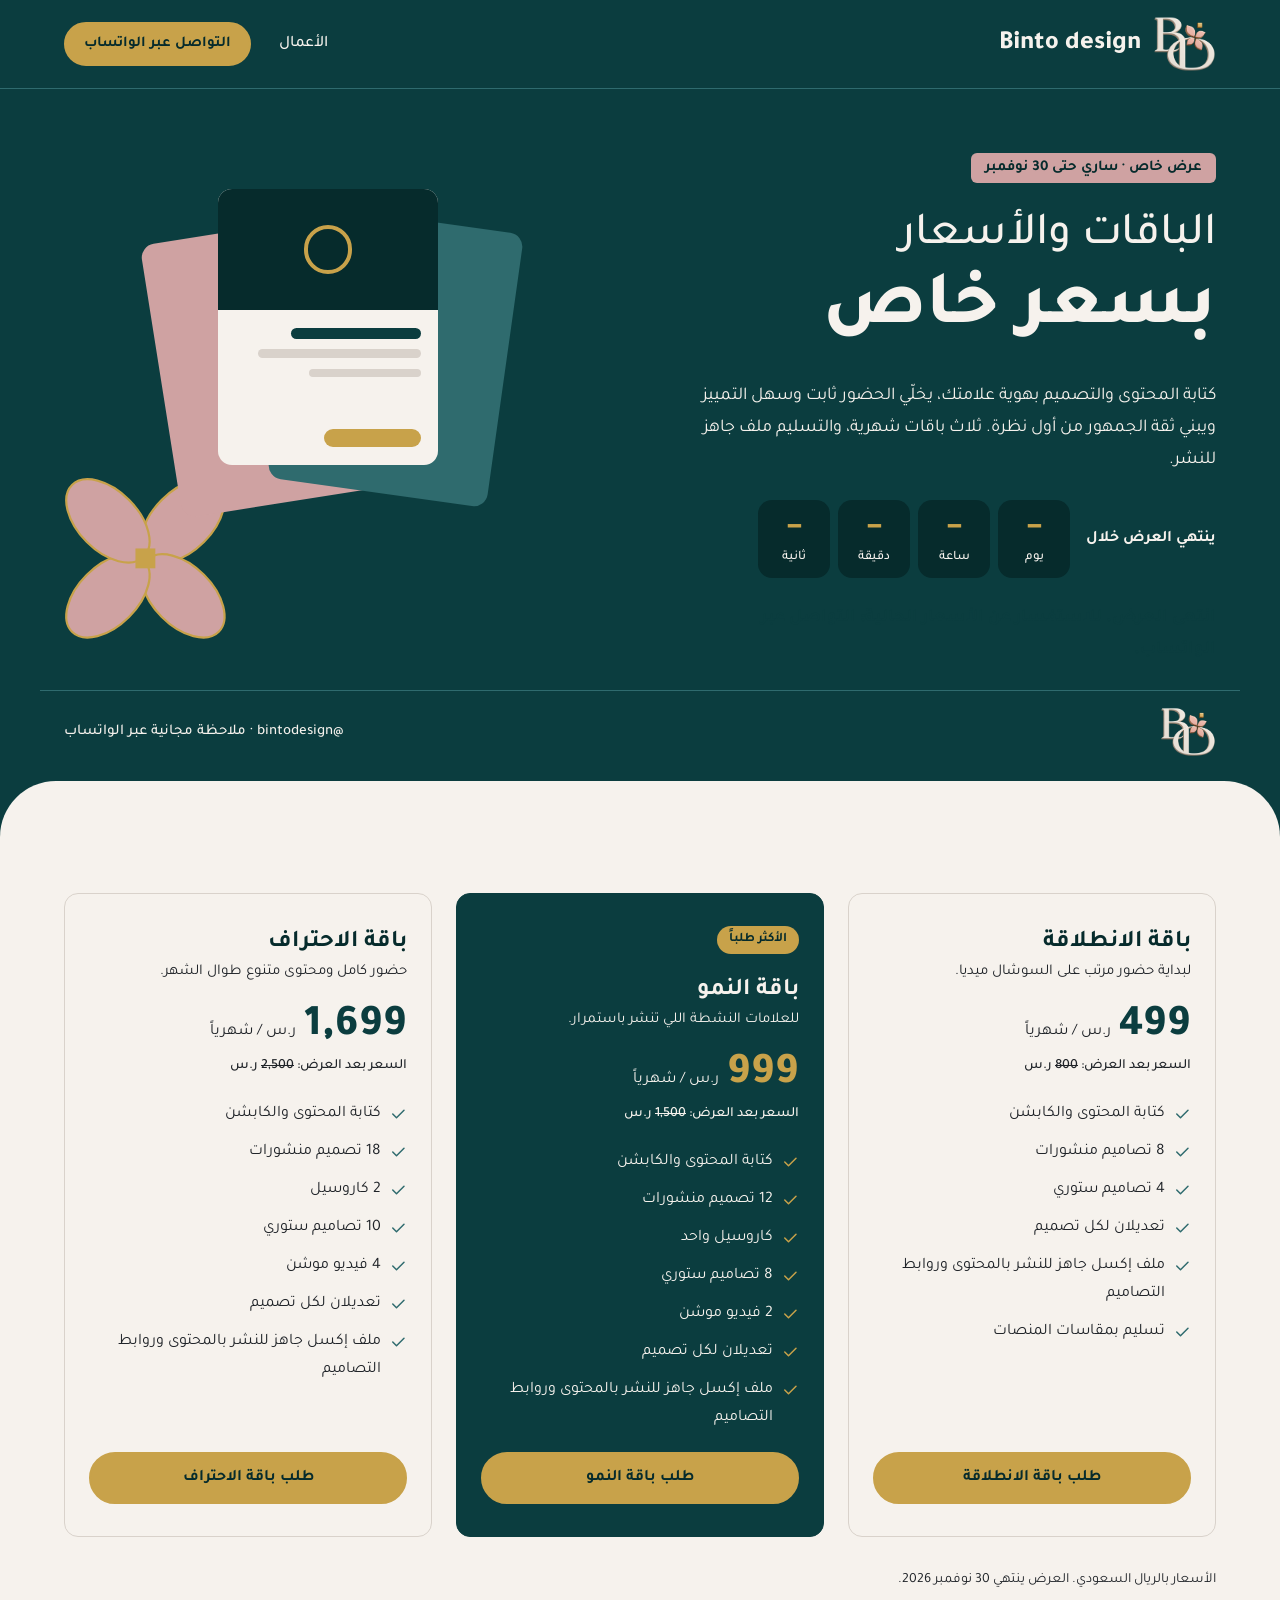
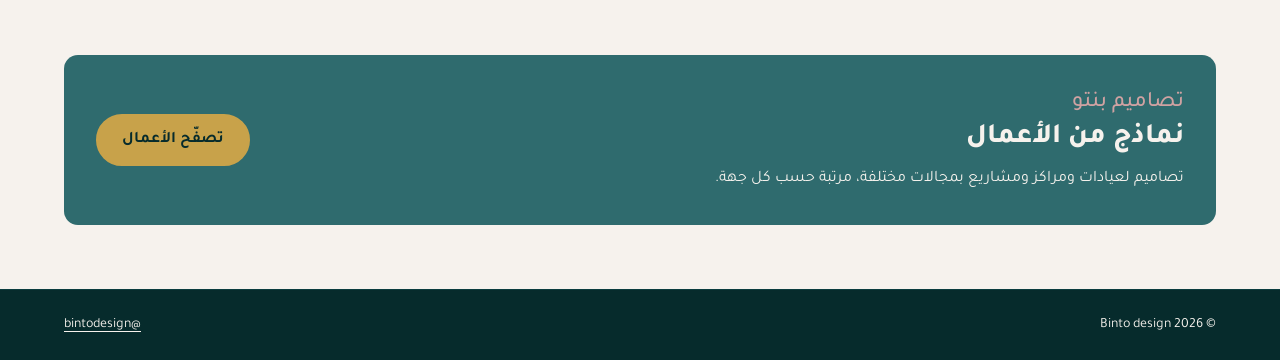
<file: offer-7k4q9.html>
<!doctype html>
<html lang="ar" dir="rtl">
<head>
<meta charset="utf-8">
<meta name="viewport" content="width=device-width, initial-scale=1">
<title>Binto design — عرض خاص</title>
<meta name="robots" content="noindex, nofollow, noarchive">
<meta property="og:title" content="Binto design — عرض خاص">
<meta property="og:description" content="باقات تصميم شهرية بأسعار خاصة لفترة محدودة.">
<meta property="og:image" content="https://bintodesign.net/images/og-packages.jpg">
<meta name="twitter:card" content="summary_large_image">
<meta property="og:type" content="website">
<meta name="theme-color" content="#0b3d3f">
<link rel="icon" type="image/png" href="images/favicon.png">
<link rel="preload" href="fonts/Tajawal-Bold.ttf" as="font" type="font/ttf" crossorigin>
<link rel="stylesheet" href="css/style.css">
<!-- Google Analytics -->
<script async src="https://www.googletagmanager.com/gtag/js?id=G-868R70M59M"></script>
<script>
  window.dataLayer = window.dataLayer || [];
  function gtag(){dataLayer.push(arguments);}
  gtag('js', new Date());
  gtag('config', 'G-868R70M59M');
</script>

</head>
<body>

<header class="header">
  <div class="wrap">
    <a class="brand" href="/">
      <img src="images/logo-light.png" alt="شعار Binto" width="56" height="56">
      <span>Binto design</span>
    </a>
    <nav class="nav" aria-label="القائمة">
      <a href="/#work">الأعمال</a>
      <a class="btn btn--gold btn--sm" href="https://wa.me/966534189330" target="_blank" rel="noopener">التواصل عبر الواتساب</a>
    </nav>
  </div>
</header>

<main>
  <section class="stage stage--offer on-dark">
    <div class="wrap stage__grid">
      <div class="stage__text">
        <span class="stage__kicker">عرض خاص · ساري حتى 30 نوفمبر</span>
        <h1 class="stage__title"><span>الباقات والأسعار</span><b>بسعر خاص</b></h1>
        <p>كتابة المحتوى والتصميم بهوية علامتك، يخلّي الحضور ثابت وسهل التمييز ويبني ثقة الجمهور من أول نظرة. ثلاث باقات شهرية، والتسليم ملف جاهز للنشر.</p>
        <div class="timer" id="offer-timer" role="timer" aria-label="الوقت المتبقي على نهاية العرض">
          <span>ينتهي العرض خلال</span>
          <div class="timer__boxes">
            <div class="timer__box"><b data-unit="d">–</b><span>يوم</span></div>
            <div class="timer__box"><b data-unit="h">–</b><span>ساعة</span></div>
            <div class="timer__box"><b data-unit="m">–</b><span>دقيقة</span></div>
            <div class="timer__box"><b data-unit="s">–</b><span>ثانية</span></div>
          </div>
        </div>
        <p class="offer-over" id="offer-over" hidden>انتهى العرض. للاستفسار عن الأسعار الحالية: التواصل عبر الواتساب.</p>
      </div>
      <div class="art" aria-hidden="true">
        <svg class="art__flower" viewBox="0 0 200 200"><g fill="#cfa2a2" stroke="#c8a24a" stroke-width="2"><ellipse cx="100" cy="52" rx="27" ry="46" transform="rotate(45 100 100)"/><ellipse cx="100" cy="52" rx="27" ry="46" transform="rotate(135 100 100)"/><ellipse cx="100" cy="52" rx="27" ry="46" transform="rotate(225 100 100)"/><ellipse cx="100" cy="52" rx="27" ry="46" transform="rotate(315 100 100)"/></g><rect x="91" y="91" width="18" height="18" fill="#c8a24a"/></svg>
        <div class="art__card art__card--blush"></div>
        <div class="art__card art__card--teal"></div>
        <div class="art__post"><div class="art__post-top"><span></span></div><div class="art__post-body"><i class="l1"></i><i class="l2"></i><i class="l3"></i><b></b></div></div>
      </div>
    </div>
    <div class="wrap stage__foot">
      <img src="images/logo-light.png" alt="" width="669" height="590">
      <span>@bintodesign · ملاحظة مجانية عبر الواتساب</span>
    </div>
  </section>

  <div class="panel">
  <section id="packages" class="wrap section">
    <div class="plans">
      <article class="plan">
        <div><h3>باقة الانطلاقة</h3><p class="plan__desc">لبداية حضور مرتب على السوشال ميديا.</p></div>
        <div>
          <div class="plan__price"><b>499</b><span>ر.س / شهرياً</span></div>
          <span class="plan__after">السعر بعد العرض: <s>800</s> ر.س</span>
        </div>
        <ul>
          <li><svg width="18" height="18" viewBox="0 0 24 24" fill="none" stroke-width="2" stroke-linecap="round" stroke-linejoin="round" aria-hidden="true"><path d="M5 12l5 5L20 7"/></svg><span>كتابة المحتوى والكابشن</span></li>
          <li><svg width="18" height="18" viewBox="0 0 24 24" fill="none" stroke-width="2" stroke-linecap="round" stroke-linejoin="round" aria-hidden="true"><path d="M5 12l5 5L20 7"/></svg><span>8 تصاميم منشورات</span></li>
          <li><svg width="18" height="18" viewBox="0 0 24 24" fill="none" stroke-width="2" stroke-linecap="round" stroke-linejoin="round" aria-hidden="true"><path d="M5 12l5 5L20 7"/></svg><span>4 تصاميم ستوري</span></li>
          <li><svg width="18" height="18" viewBox="0 0 24 24" fill="none" stroke-width="2" stroke-linecap="round" stroke-linejoin="round" aria-hidden="true"><path d="M5 12l5 5L20 7"/></svg><span>تعديلان لكل تصميم</span></li>
          <li><svg width="18" height="18" viewBox="0 0 24 24" fill="none" stroke-width="2" stroke-linecap="round" stroke-linejoin="round" aria-hidden="true"><path d="M5 12l5 5L20 7"/></svg><span>ملف إكسل جاهز للنشر بالمحتوى وروابط التصاميم</span></li>
          <li><svg width="18" height="18" viewBox="0 0 24 24" fill="none" stroke-width="2" stroke-linecap="round" stroke-linejoin="round" aria-hidden="true"><path d="M5 12l5 5L20 7"/></svg><span>تسليم بمقاسات المنصات</span></li>
        </ul>
        <a class="btn btn--gold" href="https://wa.me/966534189330?text=%D9%85%D8%B1%D8%AD%D8%A8%D8%A7%D9%8B%D8%8C%20%D8%A3%D8%B1%D8%BA%D8%A8%20%D9%81%D9%8A%20%D8%A8%D8%A7%D9%82%D8%A9%20%D8%A7%D9%84%D8%A7%D9%86%D8%B7%D9%84%D8%A7%D9%82%D8%A9%20%D9%85%D9%86%20Binto%20design" target="_blank" rel="noopener">طلب باقة الانطلاقة</a>
      </article>

      <article class="plan plan--featured on-dark">
        <span class="plan__badge">الأكثر طلباً</span>
        <div><h3>باقة النمو</h3><p class="plan__desc">للعلامات النشطة اللي تنشر باستمرار.</p></div>
        <div>
          <div class="plan__price"><b>999</b><span>ر.س / شهرياً</span></div>
          <span class="plan__after">السعر بعد العرض: <s>1,500</s> ر.س</span>
        </div>
        <ul>
          <li><svg width="18" height="18" viewBox="0 0 24 24" fill="none" stroke-width="2" stroke-linecap="round" stroke-linejoin="round" aria-hidden="true"><path d="M5 12l5 5L20 7"/></svg><span>كتابة المحتوى والكابشن</span></li>
          <li><svg width="18" height="18" viewBox="0 0 24 24" fill="none" stroke-width="2" stroke-linecap="round" stroke-linejoin="round" aria-hidden="true"><path d="M5 12l5 5L20 7"/></svg><span>12 تصميم منشورات</span></li>
          <li><svg width="18" height="18" viewBox="0 0 24 24" fill="none" stroke-width="2" stroke-linecap="round" stroke-linejoin="round" aria-hidden="true"><path d="M5 12l5 5L20 7"/></svg><span>كاروسيل واحد</span></li>
          <li><svg width="18" height="18" viewBox="0 0 24 24" fill="none" stroke-width="2" stroke-linecap="round" stroke-linejoin="round" aria-hidden="true"><path d="M5 12l5 5L20 7"/></svg><span>8 تصاميم ستوري</span></li>
          <li><svg width="18" height="18" viewBox="0 0 24 24" fill="none" stroke-width="2" stroke-linecap="round" stroke-linejoin="round" aria-hidden="true"><path d="M5 12l5 5L20 7"/></svg><span>2 فيديو موشن</span></li>
          <li><svg width="18" height="18" viewBox="0 0 24 24" fill="none" stroke-width="2" stroke-linecap="round" stroke-linejoin="round" aria-hidden="true"><path d="M5 12l5 5L20 7"/></svg><span>تعديلان لكل تصميم</span></li>
          <li><svg width="18" height="18" viewBox="0 0 24 24" fill="none" stroke-width="2" stroke-linecap="round" stroke-linejoin="round" aria-hidden="true"><path d="M5 12l5 5L20 7"/></svg><span>ملف إكسل جاهز للنشر بالمحتوى وروابط التصاميم</span></li>
        </ul>
        <a class="btn btn--gold" href="https://wa.me/966534189330?text=%D9%85%D8%B1%D8%AD%D8%A8%D8%A7%D9%8B%D8%8C%20%D8%A3%D8%B1%D8%BA%D8%A8%20%D9%81%D9%8A%20%D8%A8%D8%A7%D9%82%D8%A9%20%D8%A7%D9%84%D9%86%D9%85%D9%88%20%D9%85%D9%86%20Binto%20design" target="_blank" rel="noopener">طلب باقة النمو</a>
      </article>

      <article class="plan">
        <div><h3>باقة الاحتراف</h3><p class="plan__desc">حضور كامل ومحتوى متنوع طوال الشهر.</p></div>
        <div>
          <div class="plan__price"><b>1,699</b><span>ر.س / شهرياً</span></div>
          <span class="plan__after">السعر بعد العرض: <s>2,500</s> ر.س</span>
        </div>
        <ul>
          <li><svg width="18" height="18" viewBox="0 0 24 24" fill="none" stroke-width="2" stroke-linecap="round" stroke-linejoin="round" aria-hidden="true"><path d="M5 12l5 5L20 7"/></svg><span>كتابة المحتوى والكابشن</span></li>
          <li><svg width="18" height="18" viewBox="0 0 24 24" fill="none" stroke-width="2" stroke-linecap="round" stroke-linejoin="round" aria-hidden="true"><path d="M5 12l5 5L20 7"/></svg><span>18 تصميم منشورات</span></li>
          <li><svg width="18" height="18" viewBox="0 0 24 24" fill="none" stroke-width="2" stroke-linecap="round" stroke-linejoin="round" aria-hidden="true"><path d="M5 12l5 5L20 7"/></svg><span>2 كاروسيل</span></li>
          <li><svg width="18" height="18" viewBox="0 0 24 24" fill="none" stroke-width="2" stroke-linecap="round" stroke-linejoin="round" aria-hidden="true"><path d="M5 12l5 5L20 7"/></svg><span>10 تصاميم ستوري</span></li>
          <li><svg width="18" height="18" viewBox="0 0 24 24" fill="none" stroke-width="2" stroke-linecap="round" stroke-linejoin="round" aria-hidden="true"><path d="M5 12l5 5L20 7"/></svg><span>4 فيديو موشن</span></li>
          <li><svg width="18" height="18" viewBox="0 0 24 24" fill="none" stroke-width="2" stroke-linecap="round" stroke-linejoin="round" aria-hidden="true"><path d="M5 12l5 5L20 7"/></svg><span>تعديلان لكل تصميم</span></li>
          <li><svg width="18" height="18" viewBox="0 0 24 24" fill="none" stroke-width="2" stroke-linecap="round" stroke-linejoin="round" aria-hidden="true"><path d="M5 12l5 5L20 7"/></svg><span>ملف إكسل جاهز للنشر بالمحتوى وروابط التصاميم</span></li>
        </ul>
        <a class="btn btn--gold" href="https://wa.me/966534189330?text=%D9%85%D8%B1%D8%AD%D8%A8%D8%A7%D9%8B%D8%8C%20%D8%A3%D8%B1%D8%BA%D8%A8%20%D9%81%D9%8A%20%D8%A8%D8%A7%D9%82%D8%A9%20%D8%A7%D9%84%D8%A7%D8%AD%D8%AA%D8%B1%D8%A7%D9%81%20%D9%85%D9%86%20Binto%20design" target="_blank" rel="noopener">طلب باقة الاحتراف</a>
      </article>
    </div>
    <p class="note">الأسعار بالريال السعودي. العرض ينتهي 30 نوفمبر 2026.</p>
  </section>

  <section class="wrap" style="padding-bottom: 64px;">
    <div class="videos on-dark">
      <div>
        <h2 class="h2--duo"><span>تصاميم بنتو</span><b>نماذج من الأعمال</b></h2>
        <p>تصاميم لعيادات ومراكز ومشاريع بمجالات مختلفة، مرتبة حسب كل جهة.</p>
      </div>
      <a class="btn btn--gold" href="/#work">تصفّح الأعمال</a>
    </div>
  </section>
  </div>
</main>

<footer class="footer">
  <div class="wrap">
    <span>© 2026 Binto design</span>
    <a href="https://www.instagram.com/bintodesign/">@bintodesign</a>
  </div>
</footer>

<script src="js/main.js"></script>
</body>
</html>
</file>
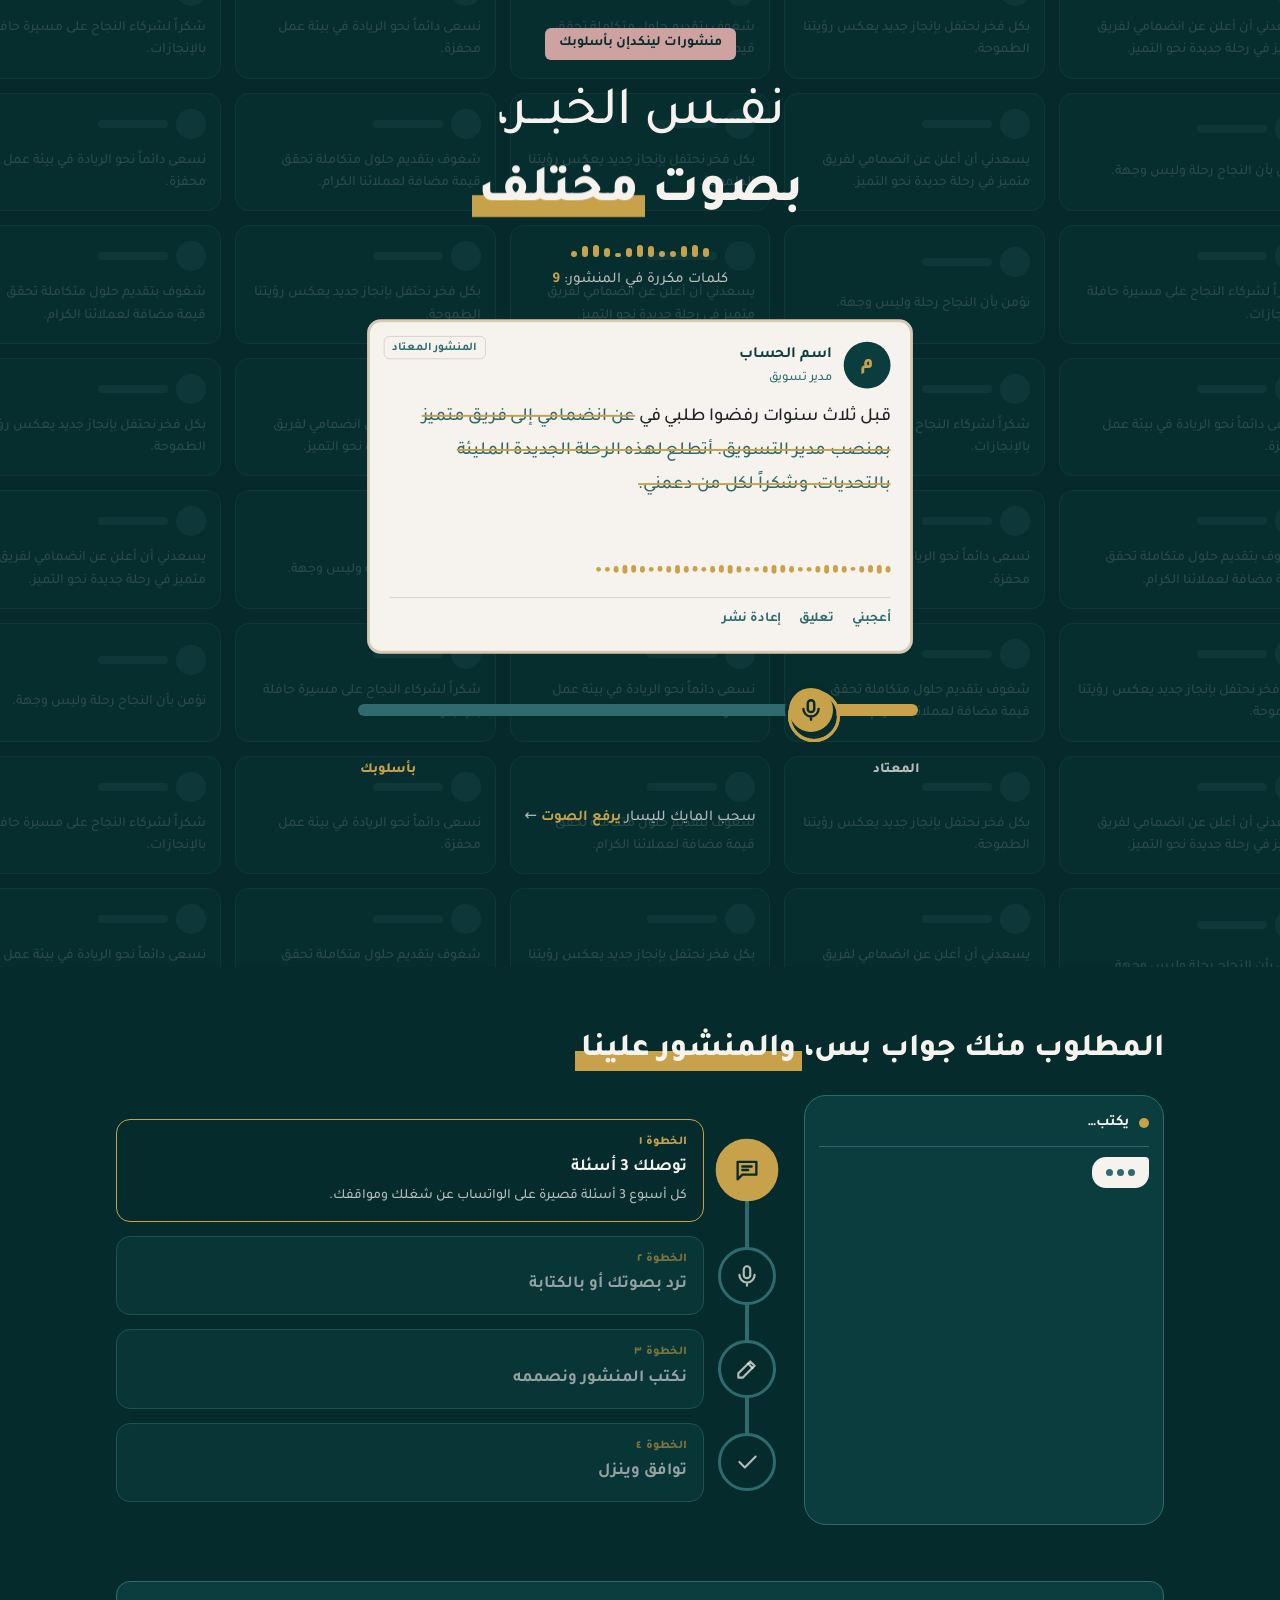
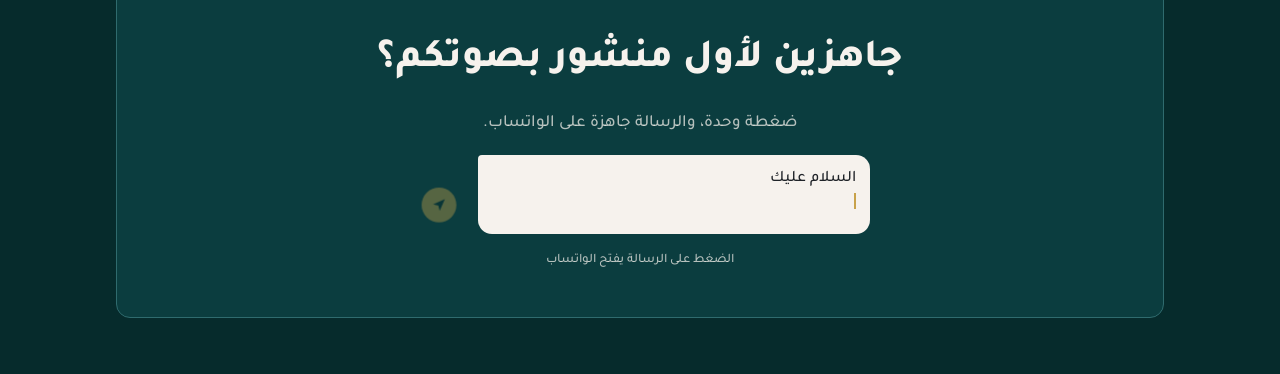
<file: sawtak.html>
<!doctype html>
<html lang="ar" dir="rtl">
<head>
<meta charset="utf-8">
<meta name="viewport" content="width=device-width, initial-scale=1, viewport-fit=cover">
<meta name="robots" content="noindex, nofollow">
<title>صوتك</title>
<script async src="https://www.googletagmanager.com/gtag/js?id=G-868R70M59M"></script>
<script>window.dataLayer=window.dataLayer||[];function gtag(){dataLayer.push(arguments);}gtag('js',new Date());gtag('config','G-868R70M59M');</script>
<meta name="description" content="منشورات لينكدإن بأسلوبك. المطلوب منك جواب بس، والمنشور علينا.">
<meta property="og:type" content="website">
<meta property="og:site_name" content="Binto design">
<meta property="og:locale" content="ar_SA">
<meta property="og:title" content="نفس الخبر، بصوت مختلف — Binto design">
<meta property="og:description" content="منشورات لينكدإن بأسلوبك. المطلوب منك جواب بس، والمنشور علينا.">
<meta property="og:url" content="https://bintodesign.net/v">
<meta property="og:image" content="https://bintodesign.net/images/og-sawtak.jpg">
<meta property="og:image:width" content="1200">
<meta property="og:image:height" content="630">
<meta property="og:image:alt" content="نفس الخبر، بصوت مختلف — Binto design">
<meta name="twitter:card" content="summary_large_image">
<meta name="twitter:image" content="https://bintodesign.net/images/og-sawtak.jpg">
<link rel="icon" href="/images/favicon.png">
<style>
@font-face{font-family:"Tajawal";src:url("/fonts/Tajawal-Medium.ttf");font-weight:500}
@font-face{font-family:"Tajawal";src:url("/fonts/Tajawal-Bold.ttf");font-weight:700}
@font-face{font-family:"Tajawal";src:url("/fonts/Tajawal-ExtraBold.ttf");font-weight:800}
:root{--night:#062B2C;--teal:#0B3D3F;--teal2:#2F6B6E;--gold:#C8A24A;--rose:#CFA2A2;--sand:#F6F2ED;--ink:#1F2328;--line:#D9D2CB;
--soft:rgba(246,242,237,.72);--f:"Tajawal",system-ui,"Segoe UI",Tahoma,sans-serif;--ease:cubic-bezier(.2,.8,.2,1);--v:0;color-scheme:dark}
*{box-sizing:border-box}
html,body{margin:0;background:var(--night);color:var(--sand)}
body{font-family:var(--f);font-size:17px;line-height:1.7;overflow-x:hidden}
h1,h2,h3,p{margin:0}
button,input{font:inherit}
:focus-visible{outline:3px solid var(--gold);outline-offset:3px}
.pad{padding-left:max(16px,env(safe-area-inset-left,0px));padding-right:max(16px,env(safe-area-inset-right,0px))}
.wrap{max-width:1080px;margin-inline:auto}

/* ===== المسرح: جدار منشورات متشابهة ===== */
.stage{position:relative;min-height:100svh;display:grid;align-content:center;gap:22px;padding-block:28px 40px;overflow:hidden;isolation:isolate}
.wall{position:absolute;inset:-40px;display:grid;grid-template-columns:repeat(auto-fill,minmax(230px,1fr));gap:14px;z-index:-1;
 opacity:calc(1 - var(--v) * .92);filter:blur(calc(var(--v) * 4px));transition:opacity .2s,filter .2s;animation:feed 60s linear infinite}
@keyframes feed{to{transform:translateY(-50%)}}
.mini{background:var(--teal);border:1px solid var(--teal2);border-radius:14px;padding:14px;display:grid;gap:10px;opacity:.55}
.mini .h{display:flex;gap:8px;align-items:center}
.mini .h i{width:30px;height:30px;border-radius:50%;background:var(--teal2);flex:none}
.mini .h b{display:block;height:8px;width:70px;border-radius:4px;background:var(--teal2)}
.mini p{font-size:14px;line-height:1.6;color:var(--soft)}
.veil{position:absolute;inset:0;background:var(--night);opacity:.55;z-index:-1}

.head{display:grid;gap:10px;justify-items:center;text-align:center}
.tag{background:var(--rose);color:var(--night);font-weight:700;font-size:14px;padding:4px 14px;border-radius:6px}
.head h1{display:grid;gap:2px;position:relative;cursor:pointer;outline:none}
.head h1 .w1,.head h1 .w2,.head h1 .w3,.head h1 .w4{display:inline-block}
.intro.go .w1{animation:inR .6s var(--ease) both}
.intro.go .w2{animation:inR .6s .15s var(--ease) both}
.intro.go .w3{animation:drop .7s .55s cubic-bezier(.3,1.6,.5,1) both}
.intro.go .w4{animation:drop .7s .75s cubic-bezier(.3,1.6,.5,1) both}
.intro.go .m::before{animation:bar .8s 1.2s var(--ease) both}
@keyframes inR{from{opacity:0;transform:translateX(30px);filter:blur(6px)}}
@keyframes drop{from{opacity:0;transform:translateY(-40px) scale(.8)}}
#diff{transform-origin:center bottom;transform:scaleY(calc(1 + var(--amp,0)))}
.eq{display:flex;gap:5px;justify-content:center;align-items:flex-end;height:26px;margin-top:6px}
.eq i{display:block;width:6px;border-radius:3px;background:var(--gold);height:4px;transition:height .12s}
.head .l{font-size:min(54px,9.4vw);font-weight:500;white-space:nowrap}
.head .b{font-size:min(52px,9vw);font-weight:800;white-space:nowrap;line-height:1.15}
.m{position:relative;display:inline-block;z-index:0}
.m::before{content:"";position:absolute;inset:52% -6px 12% -6px;background:var(--gold);z-index:-1;transform-origin:right;animation:bar .9s .4s var(--ease) both}
@keyframes bar{from{transform:scaleX(0)}}
.counter{font-size:15px;color:var(--soft);min-height:1.7em}
.counter b{color:var(--gold);font-variant-numeric:tabular-nums}

/* البطاقة */
.card{justify-self:center;width:min(560px,100%);background:var(--sand);color:var(--ink);border-radius:14px;padding:20px;display:grid;gap:12px;position:relative;
 border:3px solid color-mix(in srgb,var(--gold) calc(var(--v)*100%),var(--line));transform:scale(calc(.97 + var(--v)*.03));transition:transform .2s}
.card .ex{position:absolute;top:14px;left:14px;font-size:12px;font-weight:700;color:var(--teal2);border:1px solid var(--line);border-radius:6px;padding:1px 8px}
.who{display:flex;gap:12px;align-items:center}
.av{width:48px;height:48px;border-radius:50%;background:var(--teal);color:var(--gold);display:grid;place-items:center;font-weight:800;font-size:20px;flex:none}
.who b{display:block;font-size:16px;color:var(--teal)}
.who small{display:block;font-size:13px;color:var(--teal2);line-height:1.4}
.txt{font-size:clamp(17px,2.1vw,19px);line-height:1.85;min-height:7.6em}
.txt .old{color:var(--teal2);text-decoration:line-through;text-decoration-color:var(--gold);text-decoration-thickness:2px}
.txt .new{color:var(--ink);font-weight:500}
.wave{display:flex;align-items:center;gap:4px;height:34px}
.wave i{display:block;width:5px;border-radius:3px;background:var(--gold);height:4px;transition:height .25s var(--ease)}
.card .bar{display:flex;gap:18px;border-top:1px solid var(--line);padding-top:10px;color:var(--teal2);font-size:14px;font-weight:700}

/* السحّاب */
.knob{justify-self:center;width:min(560px,100%);display:grid;gap:8px}
.ends{display:flex;justify-content:space-between;font-size:14px;font-weight:800;color:var(--soft)}
.ends span:last-child{color:var(--gold)}
input[type=range]{-webkit-appearance:none;appearance:none;width:100%;height:56px;background:transparent;cursor:grab;direction:rtl}
input[type=range]:active{cursor:grabbing}
input[type=range]::-webkit-slider-runnable-track{height:12px;border-radius:999px;background:linear-gradient(to left,var(--gold) calc(var(--v)*100%),var(--teal2) calc(var(--v)*100%))}
input[type=range]::-moz-range-track{height:12px;border-radius:999px;background:var(--teal2)}
input[type=range]::-moz-range-progress{height:12px;border-radius:999px;background:var(--gold)}
input[type=range]::-webkit-slider-thumb{-webkit-appearance:none;width:52px;height:52px;margin-top:-20px;border-radius:50%;background:var(--gold);border:4px solid var(--night);
 background-image:url("data:image/svg+xml,%3Csvg xmlns='http://www.w3.org/2000/svg' width='26' height='26' viewBox='0 0 24 24' fill='none' stroke='%23062B2C' stroke-width='2.2' stroke-linecap='round'%3E%3Crect x='9' y='3' width='6' height='11' rx='3'/%3E%3Cpath d='M5 11a7 7 0 0 0 14 0M12 18v3'/%3E%3C/svg%3E");background-repeat:no-repeat;background-position:center}
input[type=range]::-moz-range-thumb{width:46px;height:46px;border-radius:50%;background:var(--gold);border:4px solid var(--night)}
.rail{position:relative}
.ring{position:absolute;top:50%;width:52px;height:52px;margin-top:-26px;border-radius:50%;border:3px solid var(--gold);pointer-events:none;animation:ping 1.5s var(--ease) infinite}
.ring::after{content:"";position:absolute;inset:-3px;border-radius:50%;border:3px solid var(--gold);animation:ping 1.5s .5s var(--ease) infinite}
@keyframes ping{0%{transform:scale(1);opacity:.9}100%{transform:scale(1.9);opacity:0}}
.knob.used .ring{display:none}
.hint{text-align:center;font-size:15px;color:var(--soft);transition:opacity .4s}
.hint b{color:var(--gold)}

.done{justify-self:center;margin-top:-8px;text-align:center;display:grid;gap:12px;justify-items:center;opacity:0;transform:translateY(10px);transition:opacity .5s,transform .5s;pointer-events:none}
.done.on{opacity:1;transform:none;pointer-events:auto}
.done p{font-size:clamp(20px,2.6vw,26px);font-weight:800}
.down{color:var(--soft);font-size:15px;text-decoration:none;border-bottom:1px solid var(--teal2)}

/* بعد المسرح */
.sec{display:grid;gap:18px;padding-block:56px 0}
.sec h2{font-size:clamp(24px,3.4vw,32px);font-weight:800}
.flow{display:grid;grid-template-columns:minmax(0,360px) minmax(0,1fr);gap:28px;align-items:center}
@media (max-width:820px){.flow{grid-template-columns:1fr}}
.phone{background:var(--teal);border:1px solid var(--teal2);border-radius:22px;padding:14px;display:grid;gap:10px;min-height:430px;align-content:start}
.ph-top{display:flex;gap:10px;align-items:center;border-bottom:1px solid var(--teal2);padding-bottom:10px}
.ph-dot{width:10px;height:10px;border-radius:50%;background:var(--gold)}
.ph-top small{font-size:15px;font-weight:700;color:var(--sand)}
.msgs{display:grid;gap:10px;align-content:start}
.msg{max-width:86%;border-radius:14px;padding:9px 12px;font-size:15px;line-height:1.6;animation:pop .45s var(--ease) both}
.msg.in{justify-self:start;background:var(--sand);color:var(--ink);border-start-start-radius:4px}
.msg.out{justify-self:end;background:var(--gold);color:var(--night);border-start-end-radius:4px}
.msg.post{background:var(--sand);color:var(--ink);border:2px solid var(--gold)}
.msg.post small{display:block;color:var(--teal2);font-size:12px;font-weight:700}
.vn{display:flex;align-items:center;gap:8px}
.vn .pl{width:26px;height:26px;border-radius:50%;background:var(--night);display:grid;place-items:center;flex:none}
.vn .bars{display:flex;gap:2px;align-items:center;height:22px}
.vn .bars i{display:block;width:3px;border-radius:2px;background:var(--night);animation:vb 1s ease-in-out infinite}
@keyframes vb{0%,100%{height:5px}50%{height:20px}}
.typing{display:flex;gap:4px;padding:12px 14px}.typing i{width:7px;height:7px;border-radius:50%;background:var(--teal2);animation:bl 1s infinite}
.typing i:nth-child(2){animation-delay:.15s}.typing i:nth-child(3){animation-delay:.3s}
@keyframes bl{50%{opacity:.25}}
@keyframes pop{from{opacity:0;transform:translateY(8px) scale(.97)}}
.ok{display:inline-flex;gap:6px;align-items:center;margin-top:6px;background:var(--teal);color:var(--sand);border-radius:999px;padding:3px 12px;font-size:13px;font-weight:800}
.again{justify-self:start;background:none;border:1px solid var(--teal2);color:var(--soft);border-radius:999px;padding:7px 16px;font-weight:700;cursor:pointer}
.steps{position:relative;list-style:none;margin:0;padding:0;display:grid;gap:14px;--p:0}
.steps::before,.steps::after{content:"";position:absolute;right:27px;top:28px;bottom:28px;width:4px;border-radius:2px;background:var(--teal2)}
.steps::after{background:var(--gold);bottom:auto;height:calc((100% - 56px) * var(--p));transition:height .6s var(--ease)}
.st{position:relative;z-index:1;display:grid;grid-template-columns:58px 1fr;gap:14px;align-items:center;width:100%;text-align:right;background:transparent;border:0;color:inherit;padding:0;cursor:pointer;font:inherit}
.st .node{width:58px;height:58px;border-radius:50%;background:var(--night);border:3px solid var(--teal2);display:grid;place-items:center;transition:background .35s,border-color .35s,transform .35s var(--ease)}
.st .node svg{width:26px;height:26px;stroke:var(--soft);transition:stroke .35s}
.st .box{border:1px solid var(--teal2);border-radius:14px;padding:12px 16px;background:var(--teal);display:grid;gap:2px;transition:border-color .35s,background .35s,opacity .35s;opacity:.6}
.st .box small{font-size:12px;font-weight:800;color:var(--gold);letter-spacing:.02em}
.st .box b{font-size:17px}
.st .box p{font-size:14px;color:var(--soft);max-height:0;overflow:hidden;transition:max-height .45s var(--ease)}
.st:hover .box{opacity:.9}
.st.past .node{background:var(--teal2);border-color:var(--gold)}
.st.past .node svg{stroke:var(--gold)}
.st.past .box{opacity:.85}
.st.on .node{background:var(--gold);border-color:var(--gold);transform:scale(1.08)}
.st.on .node svg{stroke:var(--night)}
.st.on .box{opacity:1;border-color:var(--gold);background:var(--night)}
.st.on .box p{max-height:4em}
.st.on .node{animation:glow 1.6s ease-in-out infinite}
@keyframes glow{50%{transform:scale(1.14)}}
.cap{display:none}
@media (max-width:820px){
 .stepwrap{order:-1}
 .steps{grid-template-columns:repeat(4,1fr);gap:4px}
 .steps::before,.steps::after{right:12.5%;left:12.5%;top:27px;bottom:auto;height:4px;width:auto}
 .steps::after{left:auto;width:calc(75% * var(--p));height:4px;transition:width .6s var(--ease)}
 .st{grid-template-columns:1fr;justify-items:center;text-align:center;gap:6px}
 .st .box{border:0;background:none;padding:0;opacity:.6}
 .st.on .box{background:none}
 .st .box small{display:none}
 .st .box b{font-size:13px;line-height:1.35}
 .st .box p{display:none}
 .cap{display:block;margin-top:12px;border:1px solid var(--gold);border-radius:14px;padding:10px 14px;background:var(--teal);font-size:15px;min-height:3.4em}
 .cap b{color:var(--gold)}
}
.end{margin-block:56px;border:1px solid var(--teal2);border-radius:14px;padding:clamp(24px,5vw,44px);display:grid;gap:16px;justify-items:center;text-align:center;background:var(--teal)}
.end h2{font-size:clamp(26px,4vw,40px);font-weight:800}
.end p{color:var(--soft);max-width:44ch}
.cta{display:inline-flex;align-items:center;gap:10px;background:var(--gold);color:var(--night);text-decoration:none;font-weight:800;font-size:18px;border-radius:999px;padding:14px 28px;transition:transform .25s var(--ease)}
.cta:hover{transform:translateY(-2px)}
.chatcta{display:flex;align-items:flex-end;gap:10px;text-decoration:none;width:min(460px,100%);direction:rtl}
.bub{flex:1;background:var(--sand);color:var(--ink);border-radius:14px;border-start-end-radius:4px;padding:12px 14px 8px;text-align:right;font-size:16px;line-height:1.6;min-height:74px;display:grid;align-content:space-between;transition:transform .25s var(--ease)}
.bub small{justify-self:start;font-size:11px;color:var(--teal2);opacity:0;transition:opacity .3s}
.chatcta.sent .bub small{opacity:1}
.caret2{display:inline-block;width:2px;height:1em;background:var(--gold);vertical-align:-2px;animation:blink 1s steps(1) infinite}
.chatcta.sent .caret2{display:none}
.send{width:58px;height:58px;flex:none;border-radius:50%;background:var(--gold);display:grid;place-items:center;transform:scale(.6);opacity:.4;transition:transform .4s cubic-bezier(.3,1.6,.5,1),opacity .3s}
.chatcta.ready .send{transform:scale(1);opacity:1;animation:sendp 1.6s ease-in-out infinite}
@keyframes sendp{50%{transform:scale(1.1)}}
.chatcta:hover .bub{transform:translateY(-3px)}
.chatcta:active .send{transform:scale(.9)}
.tapnote{font-size:13px;color:var(--soft)}
.links a{color:var(--soft);font-size:15px;text-underline-offset:4px}
.js .rv{opacity:0;transform:translateY(22px);transition:opacity .7s var(--ease),transform .7s var(--ease)}
.js .rv.in{opacity:1;transform:none}
@media (prefers-reduced-motion:reduce){*,*::before,*::after{animation:none!important;transition:none!important}.js .rv{opacity:1;transform:none}}
</style>
</head>
<body>

<section class="stage pad" id="stage" aria-labelledby="h">
  <div class="wall" id="wall" aria-hidden="true"></div>
  <div class="veil" aria-hidden="true"></div>

  <div class="head">
    <span class="tag">منشورات لينكدإن بأسلوبك</span>
    <h1 id="h" class="intro" tabindex="0" aria-label="نفس الخبر، بصوت مختلف"><span class="l"><span class="w1">نفـــس</span> <span class="w2">الخبـــر،</span></span><span class="b"><span class="w3">بصوت</span> <span class="m w4" id="diff">مختلف</span></span><span class="eq" id="eq" aria-hidden="true"></span></h1>
    <p class="counter" id="counter">كلمات مكررة في المنشور: <b id="cnt">0</b></p>
  </div>

  <article class="card" aria-live="polite">
    <span class="ex" id="ex">المنشور المعتاد</span>
    <div class="who"><span class="av" id="av">م</span><div><b id="nm">اسم الحساب</b><small id="rl">مدير تسويق</small></div></div>
    <p class="txt" id="txt"></p>
    <div class="wave" id="wave" aria-hidden="true"></div>
    <div class="bar" aria-hidden="true"><span>أعجبني</span><span>تعليق</span><span>إعادة نشر</span></div>
  </article>

  <div class="knob" id="knob">
    <div class="rail"><span class="ring" id="ring" aria-hidden="true"></span>
    <input type="range" id="vol" min="0" max="100" value="0" step="1" aria-label="من المنشور المعتاد إلى نفس الخبر بأسلوبك"></div>
    <div class="ends"><span>المعتاد</span><span>بأسلوبك</span></div>
  </div>
  <p class="hint" id="hint">سحب المايك لليسار <b>يرفع الصوت</b> ←</p>
  <div class="done" id="done">
    <p>نفس الخبر. الأول يمرّ، والثاني يوقّف القارئ.</p>
    <a class="down" href="#how">وش المطلوب؟ ↓</a>
  </div>


</section>

<div class="wrap pad">
  <section class="sec rv" id="how">
    <h2>المطلوب منك جواب بس، <span class="m">والمنشور علينا</span></h2>
    <div class="flow">
      <div class="phone" aria-live="polite">
        <div class="ph-top"><span class="ph-dot" aria-hidden="true"></span><small id="ph-st">متصل</small></div>
        <div class="msgs" id="msgs"></div>
      </div>
      <div class="stepwrap"><ol class="steps" id="steps">
        <li><button class="st" data-s="0" aria-label="توصلك 3 أسئلة"><span class="node"><svg viewBox="0 0 24 24" fill="none" stroke-width="2" stroke-linecap="round" stroke-linejoin="round" aria-hidden="true"><path d="M4 5h16v11H8l-4 4z"/><path d="M8 9h8M8 12h5"/></svg></span><span class="box"><small>الخطوة ١</small><b>توصلك 3 أسئلة</b><p>كل أسبوع 3 أسئلة قصيرة على الواتساب عن شغلك ومواقفك.</p></span></button></li>
        <li><button class="st" data-s="1" aria-label="ترد بصوتك أو بالكتابة"><span class="node"><svg viewBox="0 0 24 24" fill="none" stroke-width="2" stroke-linecap="round" stroke-linejoin="round" aria-hidden="true"><rect x="9" y="3" width="6" height="11" rx="3"/><path d="M5 11a7 7 0 0 0 14 0M12 18v3"/></svg></span><span class="box"><small>الخطوة ٢</small><b>ترد بصوتك أو بالكتابة</b><p>رسالة صوتية أو نص، في الوقت اللي يناسبك.</p></span></button></li>
        <li><button class="st" data-s="2" aria-label="نكتب المنشور ونصممه"><span class="node"><svg viewBox="0 0 24 24" fill="none" stroke-width="2" stroke-linecap="round" stroke-linejoin="round" aria-hidden="true"><path d="M4 20h4L19 9l-4-4L4 16z"/><path d="M13 7l4 4"/></svg></span><span class="box"><small>الخطوة ٣</small><b>نكتب المنشور ونصممه</b><p>نحوّل ردك لمنشور بأسلوبك، مع تصميم جاهز.</p></span></button></li>
        <li><button class="st" data-s="3" aria-label="توافق وينزل"><span class="node"><svg viewBox="0 0 24 24" fill="none" stroke-width="2" stroke-linecap="round" stroke-linejoin="round" aria-hidden="true"><path d="M5 12l5 5L20 7"/></svg></span><span class="box"><small>الخطوة ٤</small><b>توافق وينزل</b><p>يوصلك المنشور قبل نشره للموافقة أو التعديل.</p></span></button></li>
      </ol><p class="cap" id="cap" aria-live="polite"></p></div>
    </div>
    <button class="again" id="replay" hidden>إعادة المحادثة ↻</button>
  </section>

  <section class="end rv" id="end">
    <h2>جاهزين لأول منشور بصوتكم؟</h2>
    <p>ضغطة وحدة، والرسالة جاهزة على الواتساب.</p>
    <a class="chatcta" id="chatcta" href="https://wa.me/966534189330?text=%D8%A7%D9%84%D8%B3%D9%84%D8%A7%D9%85%20%D8%B9%D9%84%D9%8A%D9%83%D9%85%D8%8C%20%D8%A3%D8%A8%D8%BA%D9%89%20%D8%AE%D8%B7%D8%A9%20%D9%84%D8%A5%D8%AF%D8%A7%D8%B1%D8%A9%20%D8%AD%D8%B3%D8%A7%D8%A8%D9%8A%20%D9%81%D9%8A%20%D9%84%D9%8A%D9%86%D9%83%D8%AF%D8%A5%D9%86%20%D9%88%D9%83%D8%AA%D8%A7%D8%A8%D8%A9%20%D8%A7%D9%84%D9%85%D8%AD%D8%AA%D9%88%D9%89%20%D8%A8%D8%B5%D9%88%D8%AA%D9%8A.%20%D9%88%D8%B4%20%D8%A7%D9%84%D8%AE%D8%B7%D9%88%D8%A9%20%D8%A7%D9%84%D8%A3%D9%88%D9%84%D9%89%D8%9F" target="_blank" rel="noopener" aria-label="إرسال طلب خطة لينكدإن على الواتساب">
      <span class="bub" id="bub"><span class="typed" id="typed"></span><span class="caret2" aria-hidden="true"></span><small>الآن ✓✓</small></span>
      <span class="send" aria-hidden="true"><svg width="26" height="26" viewBox="0 0 24 24"><path d="M3 11 21 3l-8 18-2-8z" fill="#062B2C"/></svg></span>
    </a>
    <span class="tapnote">الضغط على الرسالة يفتح الواتساب</span>
  </section>
</div>

<script>
document.documentElement.classList.add('js');
const reduce=matchMedia('(prefers-reduced-motion:reduce)').matches;
let touched=false;
const $=id=>document.getElementById(id);
const CLICHE=['يسعدني أن أعلن عن انضمامي لفريق متميز في رحلة جديدة نحو التميز.','بكل فخر نحتفل بإنجاز جديد يعكس رؤيتنا الطموحة.','شغوف بتقديم حلول متكاملة تحقق قيمة مضافة لعملائنا الكرام.','نسعى دائماً نحو الريادة في بيئة عمل محفزة.','شكراً لشركاء النجاح على مسيرة حافلة بالإنجازات.','نؤمن بأن النجاح رحلة وليس وجهة.'];
const WORDS=['يسعدني','انضمامي','أتطلع','المليئة','بالتحديات','دعمني','الجديدة','بمنصب','أعلن','بكل','فخر','شغوف','التميز','الريادة','متميز','متكاملة','مضافة','الكرام','رحلة','الطموحة','شركاء','نسعى','دائماً','إنجاز','حافلة','وجهة','محفزة','النجاح','أفضل','الخدمات','سعينا','إطار','نحو','قيمة'];
const R=[
 {av:'م',role:'مدير تسويق',
  plain:'يسعدني أن أعلن عن انضمامي إلى فريق متميز بمنصب مدير التسويق. أتطلع لهذه الرحلة الجديدة المليئة بالتحديات، وشكراً لكل من دعمني.',
  voice:'قبل ثلاث سنوات رفضوا طلبي في نفس الشركة. اليوم أبدأ فيها مدير تسويق. اللي تغيّر مو الشركة، أنا تغيّرت: اشتغلت على نفسي، وتعلّمت التسويق الرقمي، وبنيت مشاريع تثبت شغلي. واللي انرفض اليوم، الباب ما تسكّر.'},
 {av:'م',role:'صاحب متجر إلكتروني',
  plain:'بكل فخر نحتفل بمرور عام على انطلاقتنا، بفضل الله ثم بفضل عملائنا الكرام. نسعى دائماً نحو الريادة وتقديم قيمة مضافة.',
  voice:'أكثر سؤال وصلنا هالسنة: وش الفرق بين المقاسين؟ فصوّرنا القطعة على ثلاث مقاسات وحطيناها في صفحة المنتج. من بعدها صار السؤال نادر.'},
 {av:'ر',role:'مدير مبيعات',
  plain:'شغوف بتحقيق الأهداف وبناء علاقات طويلة الأمد مع العملاء، وأؤمن بأن النجاح رحلة وليس وجهة.',
  voice:'خسرت صفقة كبيرة لأني رديت على الإيميل بعد يومين. من بعدها عندي قاعدة وحدة: أي عميل يسأل، يوصله رد خلال ساعة، حتى لو كان الرد «أشيك وأرجع لك».'}
];

/* جدار المنشورات */
const wall=$('wall');
const card=t=>'<div class="mini"><div class="h"><i></i><b></b></div><p>'+t+'</p></div>';
let cards='';for(let i=0;i<40;i++)cards+=card(CLICHE[i%CLICHE.length]);wall.innerHTML=cards;

/* الموجة */
const wv=$('wave');for(let i=0;i<34;i++){const b=document.createElement('i');wv.appendChild(b)}
const bars=[...wv.children];

let cur=0,v=0;
function render(){
 const r=R[cur],P=r.plain.split(' '),V=r.voice.split(' ');
 const k=Math.round(v*V.length), cut=Math.round(v*P.length);
 const oldPart=P.slice(cut).join(' '), newPart=V.slice(0,k).join(' ');
 $('txt').innerHTML=(newPart?'<span class="new">'+newPart+'</span>'+(oldPart?' ':''):'')+(oldPart?'<span class="old">'+oldPart+'</span>':'');
 // عداد الكلمات المكررة المتبقية
 const left=P.slice(cut).filter(w=>WORDS.some(c=>w.includes(c))).length;
 $('cnt').textContent=left;
 document.documentElement.style.setProperty('--v',v);
 bars.forEach((b,i)=>{b.style.height=(4+Math.abs(Math.sin(i*.55+v*6))*28*v)+'px'});
 $('done').classList.toggle('on',v>=.98);
 $('ex').textContent=v<.5?'المنشور المعتاد':'نفس الخبر بأسلوبك';
 $('hint').style.opacity=(touched&&v>0.05)?0:1;
 const W=vol.clientWidth;$('ring').style.right=(v*(W-52))+'px';
}
const vol=$('vol');
const hh=$('h');function intro(){hh.classList.remove('go');void hh.offsetWidth;hh.classList.add('go')}
intro();hh.addEventListener('click',intro);hh.addEventListener('keydown',e=>{if(e.key==='Enter'||e.key===' '){e.preventDefault();intro()}});
const eq=$('eq');for(let i=0;i<13;i++)eq.appendChild(document.createElement('i'));const eqb=[...eq.children];
(function beat(t){const a=.25+v*.75;eqb.forEach((b,i)=>{b.style.height=(4+Math.abs(Math.sin(t/220+i*.7))*22*a)+'px'});
 document.documentElement.style.setProperty('--amp',(Math.sin(t/180)*.04*(0.3+v)).toFixed(3));if(!reduce)requestAnimationFrame(beat)})(0);
vol.addEventListener('input',()=>{v=vol.value/100;render()});
render();

/* المايك يحاول يتحرك لين أحد يلمسه */
['pointerdown','keydown','touchstart'].forEach(ev=>vol.addEventListener(ev,()=>{touched=true;$('knob').classList.add('used')},{passive:true}));
function tease(){if(touched||reduce)return;const t0=performance.now();
 (function go(t){if(touched)return;const p=Math.min(1,(t-t0)/1400);const s=Math.sin(p*Math.PI);v=.16*s;vol.value=v*100;render();
  if(p<1)requestAnimationFrame(go);else{v=0;vol.value=0;render();setTimeout(tease,1300)}})(t0)}
setTimeout(tease,1200);

/* محادثة الواتساب */
const msgs=$('msgs'),steps=[...document.querySelectorAll('#steps .st')];
const VB='<span class="vn"><span class="pl"><svg width="12" height="12" viewBox="0 0 24 24"><path d="M8 5v14l11-7z" fill="#C8A24A"/></svg></span><span class="bars">'+Array.from({length:16},(_,i)=>'<i style="animation-delay:'+(i*.06)+'s"></i>').join('')+'</span><b style="font-size:13px">0:24</b></span>';
const SCRIPT=[
 {s:0,cls:'in',html:'سؤال الأسبوع ١ من ٣: وش أكثر سؤال يتكرر عليكم من العملاء هالأسبوع؟'},
 {s:1,cls:'out',html:VB},
 {s:2,cls:'in post',html:'<small>المنشور جاهز للاعتماد</small>أكثر سؤال وصلنا هالأسبوع كان واحد… فقررنا نجاوبه مرة وحدة للكل.'},
 {s:3,cls:'out',html:'تمام، معتمد ✓'},
 {s:3,cls:'in',html:'تم. ينزل المنشور بكرة ٩ الصبح.<br><span class="ok">✓ معتمد</span>'}
];
let chatRun=0;const wait=ms=>new Promise(r=>setTimeout(r,ms));
const ol=$('steps');
function mark(s,finished){const c=$('cap'),cur=steps[Math.min(s,3)];c.innerHTML='<b>الخطوة '+'١٢٣٤'[Math.min(s,3)]+':</b> '+cur.querySelector('p').textContent;steps.forEach((l,i)=>{l.classList.toggle('on',!finished&&i===s);l.classList.toggle('past',finished?true:i<s)});ol.style.setProperty('--p',finished?1:s/3)}
function addMsg(m){const d=document.createElement('div');d.className='msg '+m.cls;d.innerHTML=m.html;msgs.appendChild(d)}
async function playChat(from=0){const id=++chatRun;msgs.innerHTML='';$('replay').hidden=true;
 SCRIPT.filter(m=>m.s<from).forEach(addMsg);
 for(const m of SCRIPT.filter(m=>m.s>=from)){if(id!==chatRun)return;mark(m.s,false);
  const ty=document.createElement('div');ty.className='msg '+(m.cls.includes('out')?'out':'in')+' typing';ty.innerHTML='<i></i><i></i><i></i>';msgs.appendChild(ty);
  $('ph-st').textContent='يكتب…';await wait(reduce?0:1100);if(id!==chatRun)return;ty.remove();
  addMsg(m);$('ph-st').textContent='متصل';await wait(reduce?0:1300)}
 mark(3,true);$('replay').hidden=false}
$('replay').addEventListener('click',()=>playChat(0));
steps.forEach((b,i)=>b.addEventListener('click',()=>playChat(i)));
const MSG='السلام عليكم، أبغى خطة لإدارة حسابي في لينكدإن وكتابة المحتوى بأسلوبي.';
let typedRun=0;async function typeMsg(){const id=++typedRun;const t=$('typed'),c=$('chatcta');c.classList.remove('ready','sent');t.textContent='';
 if(reduce){t.textContent=MSG;c.classList.add('ready');return}
 for(let i=0;i<MSG.length;i++){if(id!==typedRun)return;t.textContent=MSG.slice(0,i+1);await wait(32)}c.classList.add('ready')}
$('chatcta').addEventListener('click',()=>$('chatcta').classList.add('sent'));
if('IntersectionObserver' in window){const io2=new IntersectionObserver(es=>es.forEach(en=>{if(en.isIntersecting){typeMsg();io2.unobserve(en.target)}}),{threshold:.5});io2.observe($('end'))}else typeMsg();
if('IntersectionObserver' in window){const io=new IntersectionObserver(es=>es.forEach(en=>{if(en.isIntersecting){en.target.classList.add('in');if(en.target.id==='how')playChat(0);io.unobserve(en.target)}}),{threshold:.25});document.querySelectorAll('.rv').forEach(el=>io.observe(el))}else{document.querySelectorAll('.rv').forEach(el=>el.classList.add('in'));playChat(0)}
</script>
<script>
/* تتبّع: كل ضغطة على رابط واتساب تُسجَّل بمكانها في الصفحة */
document.addEventListener('click',e=>{const a=e.target.closest('a[href*="wa.me"]');if(!a||!window.gtag)return;
 const box=a.closest('article,section,.bar,.end');gtag('event','whatsapp_click',{page:location.pathname,where:(a.id||(box&&(box.id||box.className))||'page').toString().slice(0,40),label:a.textContent.trim().slice(0,40)})},true);
</script>
<script>
/* صوتك: تسجيل أول استخدام للسحّاب ووصوله للنهاية */
(function(){const r=document.getElementById('vol');if(!r)return;let s=0,d=0;r.addEventListener('input',()=>{if(!window.gtag)return;
 if(!s){s=1;gtag('event','voice_slider_start',{page:location.pathname})}if(!d&&r.value>=98){d=1;gtag('event','voice_slider_done',{page:location.pathname})}})})();
</script>
</body>
</html>
</file>
<file: css/style.css>
/* Binto design — ألوان وقيم من نظام Binto */
@font-face { font-family: "Tajawal"; src: url("../fonts/Tajawal-Regular.ttf") format("truetype"); font-weight: 400; font-display: swap; }
@font-face { font-family: "Tajawal"; src: url("../fonts/Tajawal-Medium.ttf") format("truetype"); font-weight: 500; font-display: swap; }
@font-face { font-family: "Tajawal"; src: url("../fonts/Tajawal-Bold.ttf") format("truetype"); font-weight: 700; font-display: swap; }
@font-face { font-family: "Tajawal"; src: url("../fonts/Tajawal-ExtraBold.ttf") format("truetype"); font-weight: 800; font-display: swap; }

:root {
  --primary: #0b3d3f;
  --primary-deep: #062b2c;
  --teal-block: #2f6b6e;
  --gold: #c8a24a;
  --blush: #cfa2a2;
  --surface: #f6f2ed;
  --ink: #1f2328;
  --line: #d9d2cb;
  --radius-sm: 6px;
  --radius-md: 14px;
  --radius-pill: 999px;
}

* { box-sizing: border-box; }
html { scroll-behavior: smooth; }
body { margin: 0; background: var(--surface); color: var(--ink); font-family: "Tajawal", system-ui, sans-serif; font-size: 16px; line-height: 28px; }
img { max-width: 100%; height: auto; display: block; }
a { color: var(--primary); }
a:hover { color: var(--primary-deep); }
h1, h2, h3, p { margin: 0; }

.wrap { max-width: 1200px; margin: 0 auto; padding-inline: 24px; }
.section { padding-block: 64px; display: flex; flex-direction: column; gap: 32px; }
.h2 { font-size: 36px; line-height: 46px; font-weight: 700; color: var(--primary-deep); }
.chip { align-self: flex-start; background: var(--blush); color: var(--ink); font-size: 14px; font-weight: 700; line-height: 22px; padding: 4px 14px; border-radius: var(--radius-sm); }

/* أزرار */
.btn { display: inline-flex; align-items: center; justify-content: center; min-height: 48px; padding: 12px 24px; border-radius: var(--radius-pill); border: 2px solid transparent; font-family: inherit; font-size: 16px; line-height: 24px; font-weight: 700; text-decoration: none; cursor: pointer; transition: filter .15s, background-color .15s, color .15s; }
.btn:focus-visible { outline: 2px solid var(--primary); outline-offset: 2px; }
.btn--sm { min-height: 44px; padding: 8px 18px; font-size: 15px; }
.btn--gold { background: var(--gold); color: var(--primary-deep); border-color: var(--gold); }
.btn--gold:hover { filter: brightness(.94); color: var(--primary-deep); }
.btn--outline { background: transparent; color: var(--primary); border-color: var(--primary); }
.btn--outline:hover { background: var(--primary); color: var(--surface); }
.on-dark .btn:focus-visible { outline-color: var(--surface); }
.on-dark .btn--outline { color: var(--surface); border-color: var(--surface); }
.on-dark .btn--outline:hover { background: var(--surface); color: var(--primary); }

/* الهيدر */
.header { border-bottom: 1px solid var(--line); }
.header .wrap { padding-block: 16px; display: flex; flex-wrap: wrap; align-items: center; justify-content: space-between; gap: 16px; }
.brand { display: flex; align-items: center; gap: 12px; text-decoration: none; }
.brand img { height: 56px; width: auto; }
.brand span { font-size: 26px; font-weight: 800; color: var(--primary-deep); }
.nav { display: flex; flex-wrap: wrap; align-items: center; gap: 8px 24px; }
.nav a:not(.btn) { color: var(--primary); text-decoration: none; font-weight: 500; padding: 10px 4px; }
.nav a:not(.btn):hover { text-decoration: underline; text-underline-offset: 6px; }

/* الواجهة */
.hero { padding-block: 64px; display: flex; flex-wrap: wrap; align-items: center; gap: 48px; }
.hero__text { flex: 1 1 440px; min-width: 0; display: flex; flex-direction: column; gap: 24px; }
.hero h1 { font-size: clamp(36px, 6vw, 56px); line-height: 1.22; font-weight: 800; color: var(--primary-deep); }
.hero p { font-size: 18px; line-height: 32px; max-width: 560px; }
.hero__img { flex: 1 1 400px; min-width: 0; max-width: 520px; width: 100%; aspect-ratio: 3 / 4; object-fit: cover; border-radius: var(--radius-md); }
.actions { display: flex; flex-wrap: wrap; gap: 16px; }
.trust { align-self: flex-start; display: flex; align-items: center; gap: 12px; padding: 12px 16px; border: 1px solid var(--line); border-radius: var(--radius-md); background: #fff; }
.trust div { display: flex; flex-direction: column; }
.trust strong { font-size: 15px; line-height: 22px; color: var(--primary-deep); }
.trust small { font-size: 13px; line-height: 20px; font-weight: 500; color: var(--teal-block); }
.trust small.ink { color: var(--ink); }

/* الأعمال */
.work-head { display: flex; flex-wrap: wrap; align-items: flex-end; justify-content: space-between; gap: 24px; }
.work-head > div { display: flex; flex-direction: column; gap: 8px; }
.filters { flex: 1 1 420px; display: flex; flex-wrap: wrap; justify-content: flex-end; gap: 8px; }
@media (max-width: 600px) { .filters { justify-content: flex-start; } }
.pill { font-family: inherit; font-size: 15px; font-weight: 700; line-height: 22px; min-height: 44px; padding: 10px 20px; border-radius: var(--radius-pill); border: 2px solid var(--primary); background: transparent; color: var(--primary); cursor: pointer; }
.pill[aria-pressed="true"] { background: var(--primary); color: var(--surface); }
.pill:focus-visible { outline: 2px solid var(--primary); outline-offset: 2px; }
.client { display: flex; flex-direction: column; gap: 24px; padding-top: 32px; border-top: 1px solid var(--line); }
.client[hidden] { display: none; }
.client__head { display: flex; flex-wrap: wrap; align-items: center; justify-content: space-between; gap: 16px; }
.client__head h3 { font-size: 28px; line-height: 38px; font-weight: 700; color: var(--primary-deep); }
.client__head .badge { background: var(--primary); color: var(--surface); font-size: 14px; font-weight: 700; line-height: 22px; padding: 6px 16px; border-radius: var(--radius-pill); }
.boards { display: grid; grid-template-columns: repeat(auto-fit, minmax(min(100%, 480px), 1fr)); gap: 24px; }
.boards figure { margin: 0; display: flex; flex-direction: column; gap: 12px; }
.boards img { width: 100%; aspect-ratio: 1280 / 730; object-fit: cover; border-radius: var(--radius-md); background: var(--line); }
.boards figcaption { display: flex; flex-wrap: wrap; align-items: baseline; justify-content: space-between; gap: 8px; }
.boards figcaption strong { font-size: 17px; line-height: 26px; color: var(--primary-deep); }
.boards figcaption span { font-size: 14px; line-height: 22px; font-weight: 500; color: var(--teal-block); }

/* الفيديوهات */
.videos { display: flex; flex-wrap: wrap; align-items: center; justify-content: space-between; gap: 24px; padding: 32px; border-radius: var(--radius-md); background: var(--teal-block); color: var(--surface); }
.videos > div { flex: 1 1 360px; min-width: 0; display: flex; flex-direction: column; gap: 8px; }
.videos h2 { font-size: 28px; line-height: 38px; font-weight: 700; color: var(--surface); }

/* الباقات */
.timer { display: flex; flex-wrap: wrap; align-items: center; gap: 16px; }
.timer > span { font-weight: 700; color: var(--primary-deep); }
.timer__boxes { display: flex; gap: 8px; }
.timer__box { min-width: 72px; padding: 10px 8px; border-radius: var(--radius-md); background: var(--primary); display: flex; flex-direction: column; align-items: center; gap: 2px; }
.timer__box b { font-size: 32px; line-height: 36px; font-weight: 800; color: var(--gold); font-variant-numeric: tabular-nums; }
.timer__box span { font-size: 13px; line-height: 20px; font-weight: 500; color: var(--surface); }
.offer-over { font-weight: 700; color: var(--primary); }
.plans { display: grid; grid-template-columns: repeat(auto-fit, minmax(280px, 1fr)); gap: 24px; }
.plan { display: flex; flex-direction: column; gap: 20px; padding: 32px 24px; border-radius: var(--radius-md); background: var(--surface); border: 1px solid var(--line); }
.plan h3 { font-size: 24px; line-height: 34px; font-weight: 700; color: var(--primary-deep); }
.plan__desc { font-size: 15px; line-height: 24px; }
.plan__price { display: flex; align-items: baseline; gap: 8px; }
.plan__price b { font-size: 44px; line-height: 48px; font-weight: 800; color: var(--primary); }
.plan__after { font-size: 14px; line-height: 22px; font-weight: 500; }
.plan__after s { text-decoration-thickness: 1px; }
.plan ul { margin: 0; padding: 0; list-style: none; display: flex; flex-direction: column; gap: 10px; flex-grow: 1; }
.plan li { display: flex; gap: 8px; align-items: flex-start; }
.plan li svg { flex: none; margin-top: 5px; stroke: var(--teal-block); }
.plan--featured { background: var(--primary); color: var(--surface); border-color: var(--primary); }
.plan--featured h3 { color: var(--surface); }
.plan--featured .plan__price b { color: var(--gold); }
.plan--featured li svg { stroke: var(--gold); }
.plan__badge { align-self: flex-start; background: var(--gold); color: var(--primary-deep); font-size: 13px; font-weight: 700; line-height: 20px; padding: 4px 12px; border-radius: var(--radius-pill); }
.note { font-size: 14px; line-height: 22px; }

/* الخدمات */
.services { display: grid; grid-template-columns: repeat(auto-fit, minmax(260px, 1fr)); gap: 24px; }
.card { border-radius: var(--radius-md); padding: 24px; display: flex; flex-direction: column; gap: 16px; background: var(--surface); border: 1px solid var(--line); }
.card h3 { font-size: 22px; line-height: 32px; font-weight: 700; color: var(--primary-deep); }
.card--primary { background: var(--primary); border-color: var(--primary); color: var(--surface); }
.card--teal { background: var(--teal-block); border-color: var(--teal-block); color: var(--surface); }
.card--primary h3, .card--teal h3 { color: var(--surface); }

/* التواصل والتذييل */
.contact { background: var(--primary-deep); color: var(--surface); }
.contact .wrap { padding-block: 64px; display: flex; flex-wrap: wrap; align-items: center; justify-content: space-between; gap: 48px; }
.contact__text { flex: 1 1 480px; min-width: 0; display: flex; flex-direction: column; gap: 24px; }
.contact h2 { color: var(--surface); }
.contact p { font-size: 18px; line-height: 30px; }
.contact__links { display: flex; flex-wrap: wrap; gap: 8px 24px; }
.contact a:not(.btn), .footer a { color: var(--surface); text-underline-offset: 4px; }
.contact__logo { width: 240px; max-width: 60%; height: auto; }
.footer { background: var(--primary-deep); border-top: 1px solid var(--primary); color: var(--surface); font-size: 14px; line-height: 22px; }
.footer .wrap { padding-block: 24px; display: flex; flex-wrap: wrap; justify-content: space-between; gap: 16px; }

@media (max-width: 600px) {
  .section, .hero, .contact .wrap { padding-block: 48px; }
  .h2 { font-size: 30px; line-height: 40px; }
  .timer__box { min-width: 64px; }
  .brand img { height: 44px; }
}

/* ===== الحركة ===== */
.header { position: sticky; top: 0; z-index: 50; background: rgba(246,242,237,.88); -webkit-backdrop-filter: blur(10px); backdrop-filter: blur(10px); transition: box-shadow .3s; }
.header.is-scrolled { box-shadow: 0 6px 24px -12px rgba(6,43,44,.25); }

.btn { position: relative; overflow: hidden; transition: transform .2s, filter .15s, background-color .15s, color .15s; }
.btn:hover { transform: translateY(-2px); }
.btn--gold::after { content: ""; position: absolute; inset: 0; background: linear-gradient(110deg, transparent 30%, rgba(255,255,255,.45) 50%, transparent 70%); transform: translateX(120%); transition: transform .7s; }
.btn--gold:hover::after { transform: translateX(-120%); }

.boards img, .card, .plan { transition: transform .35s cubic-bezier(.2,.7,.2,1), box-shadow .35s; }
.boards figure:hover img { transform: translateY(-6px) scale(1.01); box-shadow: 0 18px 40px -18px rgba(6,43,44,.45); }
.card:hover, .plan:hover { transform: translateY(-6px); box-shadow: 0 18px 40px -20px rgba(6,43,44,.4); }
.pill { transition: background-color .2s, color .2s, transform .2s; }
.pill:hover { transform: translateY(-1px); }

.hero__img { animation: float 7s ease-in-out infinite; }
@keyframes float { 0%,100% { transform: translateY(0); } 50% { transform: translateY(-10px); } }

.timer__box b.tick { animation: tick .45s ease-out; }
@keyframes tick { from { transform: translateY(-6px); opacity: .3; } to { transform: none; opacity: 1; } }

/* الظهور عند النزول — تنضاف بالجافاسكربت فقط */
.js .reveal { opacity: 0; transform: translateY(28px); transition: opacity .8s cubic-bezier(.2,.7,.2,1), transform .8s cubic-bezier(.2,.7,.2,1); transition-delay: var(--d, 0s); }
.js .reveal.in { opacity: 1; transform: none; }
.client.fade { animation: fadeUp .5s ease-out; }
@keyframes fadeUp { from { opacity: 0; transform: translateY(16px); } to { opacity: 1; transform: none; } }

@media (prefers-reduced-motion: reduce) {
  *, *::before, *::after { animation: none !important; transition: none !important; }
  .js .reveal { opacity: 1; transform: none; }
}

/* طريقة العمل والأسئلة الشائعة */
.steps { list-style: none; margin: 0; padding: 0; display: grid; grid-template-columns: repeat(auto-fit, minmax(240px, 1fr)); gap: 24px; }
.step { border-radius: var(--radius-md); padding: 24px; background: var(--surface); border: 1px solid var(--line); display: flex; flex-direction: column; gap: 12px; }
.step__num { width: 40px; height: 40px; border-radius: var(--radius-pill); background: var(--gold); color: var(--primary-deep); font-weight: 800; display: flex; align-items: center; justify-content: center; }
.step h3 { font-size: 22px; line-height: 32px; font-weight: 700; color: var(--primary-deep); }
.faq { display: flex; flex-direction: column; gap: 12px; }
.faq__title { font-size: 24px; line-height: 34px; font-weight: 700; color: var(--primary-deep); margin-bottom: 4px; }
.faq details { border: 1px solid var(--line); border-radius: var(--radius-md); padding: 16px 20px; background: var(--surface); }
.faq summary { cursor: pointer; font-weight: 700; color: var(--primary-deep); }
.faq details p { margin-top: 8px; }

/* ===== نموذج التصميم الجديد (25 أكتوبر 2026): عنصر بطل على خلفية تيل صلبة، عنوان بوزنين، تذييل ثابت ===== */
.header, .header.is-scrolled { background: var(--primary); -webkit-backdrop-filter: none; backdrop-filter: none; box-shadow: none; border-bottom: 1px solid var(--teal-block); }
.brand span { color: var(--surface); }
.nav a:not(.btn) { color: var(--surface); }
.header .btn:focus-visible, .nav a:focus-visible { outline-color: var(--surface); }

/* لا ظلال ولا تدرجات حسب الدليل */
.btn--gold::after { display: none; }
.boards figure:hover img, .card:hover, .plan:hover { box-shadow: none; }

.stage { background: var(--primary); color: var(--surface); padding-bottom: 56px; overflow: hidden; }
.stage__grid { display: flex; flex-wrap: wrap; align-items: center; gap: 32px 48px; padding-block: 72px 24px; }
.stage__text { flex: 1 1 460px; min-width: 0; display: flex; flex-direction: column; gap: 24px; }
.stage__kicker { align-self: flex-start; font-size: 15px; line-height: 22px; font-weight: 700; color: var(--primary-deep); background: var(--blush); padding: 4px 14px; border-radius: var(--radius-sm); }
.stage__title { display: flex; flex-direction: column; color: var(--surface); }
.stage__title span { font-size: clamp(30px, 4.6vw, 46px); line-height: 1.3; font-weight: 500; }
.stage__title b { font-size: clamp(42px, 7vw, 76px); line-height: 1.18; font-weight: 800; }
.stage__text p { font-size: 18px; line-height: 32px; max-width: 540px; }
.stage__foot { display: flex; align-items: center; justify-content: space-between; gap: 16px; padding-block: 16px 24px; border-top: 1px solid var(--teal-block); }
.stage__foot img { width: 56px; height: auto; }
.stage__foot span { font-size: 15px; line-height: 22px; font-weight: 500; }

/* العنصر البطل المرسوم */
.art { position: relative; flex: 1 1 380px; min-width: 0; max-width: 480px; aspect-ratio: 1 / 1; margin-inline: auto; }
.art__flower { position: absolute; width: 46%; bottom: -4%; left: -6%; }
.art__card, .art__post { position: absolute; width: 46%; aspect-ratio: 4 / 5; border-radius: var(--radius-md); top: 12%; }
.art__card--blush { background: var(--blush); right: 34%; transform: rotate(-9deg); }
.art__card--teal { background: var(--teal-block); right: 8%; transform: rotate(8deg); top: 10%; }
.art__post { background: var(--surface); right: 22%; top: 4%; display: flex; flex-direction: column; overflow: hidden; animation: float 7s ease-in-out infinite; }
.art__post-top { flex: 0 0 44%; background: var(--primary-deep); display: flex; align-items: center; justify-content: center; }
.art__post-top span { width: 22%; aspect-ratio: 1; border-radius: 999px; border: 4px solid var(--gold); }
.art__post-body { padding: 8%; display: flex; flex-direction: column; gap: 9%; flex: 1; }
.art__post-body i, .art__post-body b { display: block; height: 7%; border-radius: 999px; background: var(--line); }
.art__post-body .l1 { width: 70%; background: var(--primary); height: 9%; }
.art__post-body .l2 { width: 88%; }
.art__post-body .l3 { width: 60%; }
.art__post-body b { width: 52%; height: 15%; background: var(--gold); margin-top: auto; }

/* اللوحة الكريمية فوق المشهد */
.panel { position: relative; margin-top: -56px; background: var(--surface); border-radius: 56px 56px 0 0; }
.trust-row { padding-top: 40px; }

/* عناوين بوزنين */
.h2--duo { display: flex; flex-direction: column; }
.h2--duo span { font-size: 22px; line-height: 32px; font-weight: 500; color: var(--teal-block); }
.h2--duo b { font-weight: 800; }
.on-dark .h2--duo span { color: var(--blush); }
.on-dark .h2--duo b, .contact .h2--duo b { color: var(--surface); }

/* الخدمات على خلفية التيل */
.services-band .services { grid-template-columns: repeat(auto-fit, minmax(320px, 1fr)); }
@media (max-width: 400px) { .services-band .services { grid-template-columns: 1fr; } }
.services-band { background: var(--primary); color: var(--surface); }
.services-band .card { background: var(--primary-deep); border-color: var(--primary-deep); color: var(--surface); }
.services-band .card h3 { color: var(--surface); }
.card__num { font-size: 40px; line-height: 44px; font-weight: 800; color: var(--gold); }
.card__num + h3 { margin-top: -4px; }

/* صفحة العرض */
.stage--offer .stage__grid { padding-block: 64px 24px; }
.stage .timer > span { color: var(--surface); }
.stage .timer__box { background: var(--primary-deep); }
.panel .plans { padding-top: 48px; }

@media (max-width: 600px) {
  .stage__grid { padding-block: 48px 8px; }
  .art { max-width: 340px; }
  .panel { border-radius: 32px 32px 0 0; margin-top: -32px; }
  .stage { padding-bottom: 32px; }
  .stage__foot span { font-size: 13px; }
}
</file>
